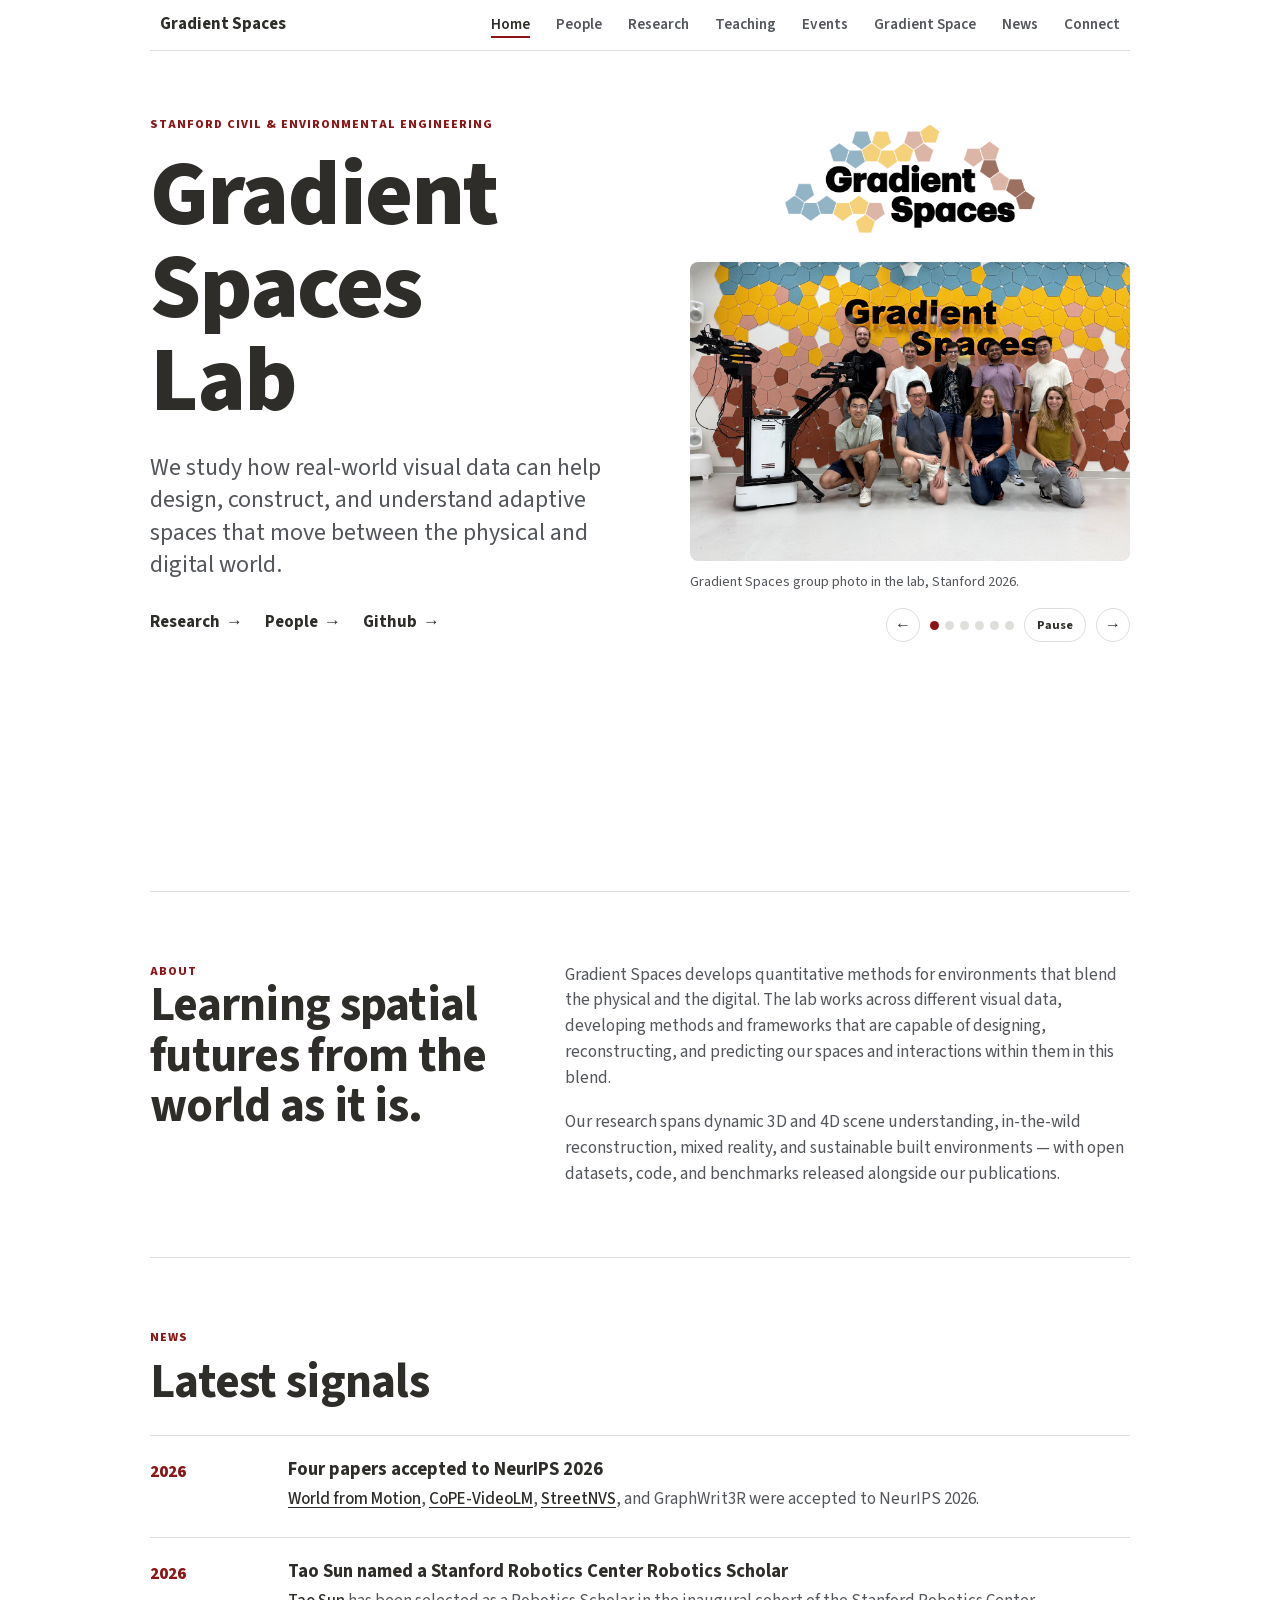
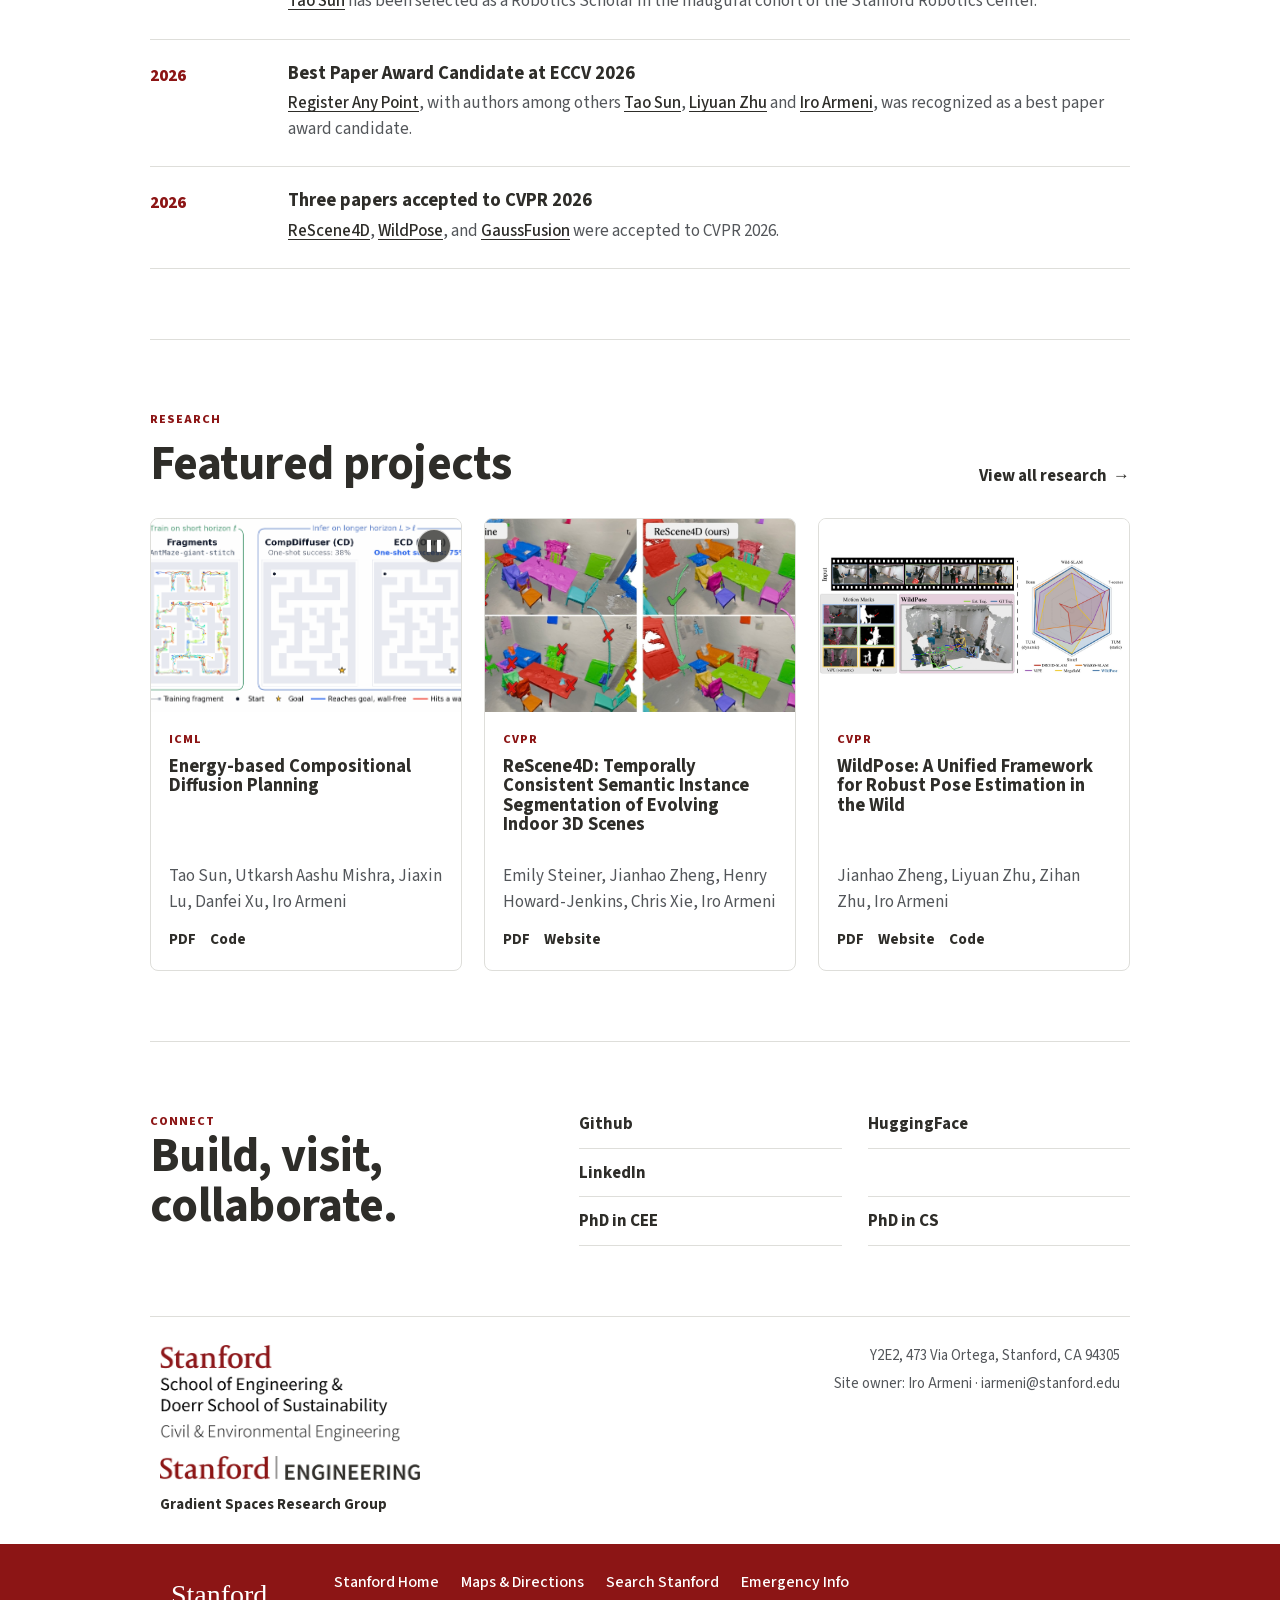
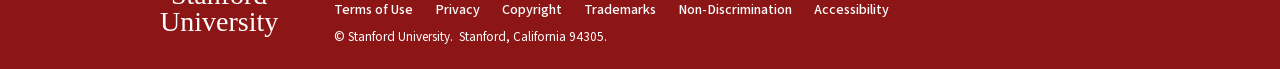
<file: index.html>
<!doctype html>
<html lang="en">
  <head>
    <meta charset="utf-8">
    <meta name="viewport" content="width=device-width, initial-scale=1">
    <meta
      name="description"
      content="Gradient Spaces Lab at Stanford builds data-driven methods for spatial intelligence across physical and digital environments."
    >
    <title>Gradient Spaces Lab | Stanford</title>
    <meta property="og:title" content="Gradient Spaces Lab | Stanford">
    <meta property="og:description" content="Data-driven methods for spatial intelligence across physical and digital environments.">
    <meta property="og:type" content="website">
    <meta property="og:url" content="https://gradientspaces.github.io/">
    <meta property="og:image" content="https://gradientspaces.github.io/assets/images/group-photo.jpg">
    <link rel="canonical" href="https://gradientspaces.github.io/">
    <link rel="icon" type="image/png" href="assets/images/GradientSpacesLogo.png">
    <link rel="apple-touch-icon" href="assets/images/GradientSpacesLogo.png">
    <link rel="stylesheet" href="styles.css?v=20260925">
  </head>
  <body>
    <header class="site-header">
      <a class="brand" href="index.html">Gradient Spaces</a>
      <button class="nav-toggle" type="button" aria-expanded="false" aria-controls="site-nav" title="Open navigation">
        <span class="sr-only">Menu</span>
        <span aria-hidden="true"></span>
        <span aria-hidden="true"></span>
        <span aria-hidden="true"></span>
      </button>
      <nav class="site-nav" id="site-nav" aria-label="Main navigation">
        <a class="active" href="index.html">Home</a>
        <a href="people.html">People</a>
        <a href="research.html">Research</a>
        <a href="teaching.html">Teaching</a>
        <a href="events.html">Events</a>
        <a href="gradient-space.html">Gradient Space</a>
        <a href="#news">News</a>
        <a href="#connect">Connect</a>
      </nav>
    </header>

    <main>
      <section class="hero">
        <div class="hero-copy">
          <p class="eyebrow">Stanford Civil &amp; Environmental Engineering</p>
          <h1>
            <span>Gradient</span>
            <span>Spaces</span>
            <span>Lab</span>
          </h1>
          <p class="lead">
            We study how real-world visual data can help design, construct, and understand adaptive spaces
            that move between the physical and digital world.
          </p>
          <div class="hero-actions" role="group" aria-label="Primary links">
            <a class="strong-link" href="research.html">Research</a>
            <a class="strong-link" href="people.html">People</a>
            <a class="strong-link" href="https://github.com/GradientSpaces">Github</a>
          </div>
        </div>

        <div class="hero-visual">
          <img
            class="hero-logo"
            src="assets/images/GradientSpacesLogo.png"
            alt="Gradient Spaces logo"
          >
          <div class="photo-gallery" data-gallery role="region" aria-roledescription="carousel" aria-label="Gradient Spaces group photos">
            <div class="gallery-stage">
              <figure class="gallery-slide is-active" data-gallery-slide aria-hidden="false">
                <img
                  src="assets/images/carousel/group-photo-2026-indoors.jpeg"
                  alt="The Gradient Spaces group members sitting in the Gradient Space lab."
                >
                <figcaption>Gradient Spaces group photo in the lab, Stanford 2026.</figcaption>
              </figure>
              <figure class="gallery-slide" data-gallery-slide aria-hidden="true">
                <img
                  src="assets/images/carousel/group-photo-2026-outdoors.jpeg"
                  alt="The Gradient Spaces group members sitting outdoors at the Stanford campus."
                >
                <figcaption>Gradient Spaces group photo on campus, Stanford 2026.</figcaption>
              </figure>
              <figure class="gallery-slide" data-gallery-slide aria-hidden="true">
                <img
                  src="assets/images/carousel/gradient-canvas-cvpr2025.JPG"
                  alt="Members of the Gradient Spaces group in front of their AR art exhibit Gradient Canvas"
                >
                <figcaption>Gradient Canvas, CVPR Art Exhibit 2025.</figcaption>
              </figure>
              <figure class="gallery-slide" data-gallery-slide aria-hidden="true">
                <img
                  src="assets/images/carousel/neurips-2025.jpeg"
                  alt="Members of the Gradient Spaces group while attending the NeurIPS 2025 conference."
                >
                <figcaption>Our lab members at NeurIPS 2025.</figcaption>
              </figure>
              <figure class="gallery-slide" data-gallery-slide aria-hidden="true">
                <img
                  src="assets/images/carousel/group-photo-bbq2026.jpeg"
                  alt="Members of the Gradient Spaces group at social gathering."
                >
                <figcaption>Gradient Spaces group photo at social outing, Stanford 2026.</figcaption>
              </figure>
              <figure class="gallery-slide" data-gallery-slide aria-hidden="true">
                <img
                  src="assets/images/carousel/cvpr-2026.jpeg"
                  alt="Members of the Gradient Spaces group while attending the CVPR 2026 conference."
                >
                <figcaption>Our lab members at CVPR 2026.</figcaption>
              </figure>
            </div>
            <div class="gallery-controls">
              <button type="button" class="gallery-arrow" data-gallery-previous aria-label="Show previous photo">←</button>
              <div class="gallery-dots" role="group" aria-label="Choose a group photo">
                <button type="button" class="gallery-dot is-active" data-gallery-dot="0" aria-label="Show lab group photo" aria-current="true"></button>
                <button type="button" class="gallery-dot" data-gallery-dot="1" aria-label="Show campus group photo"></button>
                <button type="button" class="gallery-dot" data-gallery-dot="2" aria-label="Show art exhibit photo"></button>
                <button type="button" class="gallery-dot" data-gallery-dot="3" aria-label="Show conference photo"></button>
                <button type="button" class="gallery-dot" data-gallery-dot="4" aria-label="Show outing photo"></button>
                <button type="button" class="gallery-dot" data-gallery-dot="5" aria-label="Show another conference photo"></button>
              </div>
              <button type="button" class="gallery-pause" data-gallery-pause aria-pressed="false">Pause</button>
              <button type="button" class="gallery-arrow" data-gallery-next aria-label="Show next photo">→</button>
            </div>
          </div>
        </div>
      </section>

      <section class="section split-intro" aria-labelledby="about-title">
        <div>
          <p class="section-kicker">About</p>
          <h2 id="about-title">Learning spatial futures from the world as it is.</h2>
        </div>
        <div class="body-copy">
          <p>
            Gradient Spaces develops quantitative methods for environments that blend the physical
            and the digital. The lab works across different visual data, developing methods and 
            frameworks that are capable of designing, reconstructing, and predicting our spaces and 
            interactions within them in this blend.
          </p>
          <p>
            Our research spans dynamic 3D and 4D scene understanding, in-the-wild reconstruction, mixed
            reality, and sustainable built environments — with open datasets, code, and benchmarks
            released alongside our publications.
          </p>
        </div>
      </section>

      <section class="section" id="news" aria-labelledby="news-title">
        <div class="section-heading">
          <p class="section-kicker">News</p>
          <h2 id="news-title">Latest signals</h2>
        </div>
        <div class="news-list">
          <article class="news-item">
            <time datetime="2026">2026</time>
            <div>
              <h3>Four papers accepted to NeurIPS 2026</h3>
              <p><a href="https://research.nvidia.com/labs/amri/projects/world-from-motion/">World from Motion</a>,
                <a href="https://microsoft.github.io/CoPE/">CoPE-VideoLM</a>,
                <a href="https://streetnvs.github.io/website/">StreetNVS</a>, and GraphWrit3R were accepted to NeurIPS 2026.
              </p>
            </div>
          </article>
          <article class="news-item">
            <time datetime="2026">2026</time>
            <div>
              <h3>Tao Sun named a Stanford Robotics Center Robotics Scholar</h3>
              <p><a href="people.html#tao-sun">Tao Sun</a> has been selected as a Robotics Scholar in the inaugural cohort of the Stanford Robotics Center.</p>
            </div>
          </article>
          <article class="news-item">
            <time datetime="2026">2026</time>
            <div>
              <h3>Best Paper Award Candidate at ECCV 2026</h3>
              <p><a href="https://register-any-point.github.io/">Register Any Point</a>, with authors among others <a href="people.html#tao-sun">Tao Sun</a>,
                <a href="people.html#liyuan-zhu">Liyuan Zhu</a> and <a href="people.html#iro-armeni">Iro Armeni</a>, was recognized as a best paper award candidate.
              </p>
            </div>
          </article>
          <article class="news-item">
            <time datetime="2026">2026</time>
            <div>
              <h3>Three papers accepted to CVPR 2026</h3>
              <p><a href="https://www.easteine.com/rescene4d/">ReScene4D</a>,
                <a href="https://wildpose.github.io/">WildPose</a>, and
                <a href="http://research.zhuliyuan.net/projects/GaussFusion/">GaussFusion</a> were accepted to CVPR 2026.
              </p>
            </div>
          </article>
        </div>
      </section>

      <section class="section" aria-labelledby="featured-title">
        <div class="section-heading inline-heading">
          <div>
            <p class="section-kicker">Research</p>
            <h2 id="featured-title">Featured projects</h2>
          </div>
          <a class="text-link" href="research.html">View all research</a>
        </div>

        <div class="project-grid" id="featured-projects"></div>
      </section>

      <section class="section connect-band" id="connect" aria-labelledby="connect-title">
        <div>
          <p class="section-kicker">Connect</p>
          <h2 id="connect-title">Build, visit, collaborate.</h2>
        </div>
        <div class="link-columns">
          <a href="https://github.com/GradientSpaces">Github</a>
          <a href="https://huggingface.co/gradient-spaces">HuggingFace</a>
          <a href="https://www.linkedin.com/company/gradientspaces">LinkedIn</a>
          <a></a>
          <a href="https://cee.stanford.edu/academics-admission/graduate-admissions">PhD in CEE</a>
          <a href="https://www.cs.stanford.edu/admissions/phd-admissions">PhD in CS</a>
        </div>
      </section>
    </main>

    <footer class="site-footer">
      <div class="footer-identity">
        <a href="https://cee.stanford.edu/" aria-label="Stanford Civil and Environmental Engineering">
          <img src="assets/images/stanford-cee-lockup.png" alt="Stanford University — Civil &amp; Environmental Engineering">
        </a>
        <a class="footer-soe-logo" href="https://engineering.stanford.edu/">
          <img src="assets/images/stanford-engineering-logo.png" alt="Stanford Engineering" width="1080" height="101">
        </a>
        <p>Gradient Spaces Research Group</p>
      </div>
      <div class="footer-meta">
        <p>Y2E2, 473 Via Ortega, Stanford, CA 94305</p>
        <p>Site owner: Iro Armeni · iarmeni@stanford.edu</p>
        <p class="footer-accessibility"><a href="https://www.stanford.edu/site/accessibility">Accessibility</a></p>
      </div>
    </footer>

    <script src="data.js?v=20260925"></script>
    <script src="script.js?v=20260925"></script>
  </body>
</html>
</file>
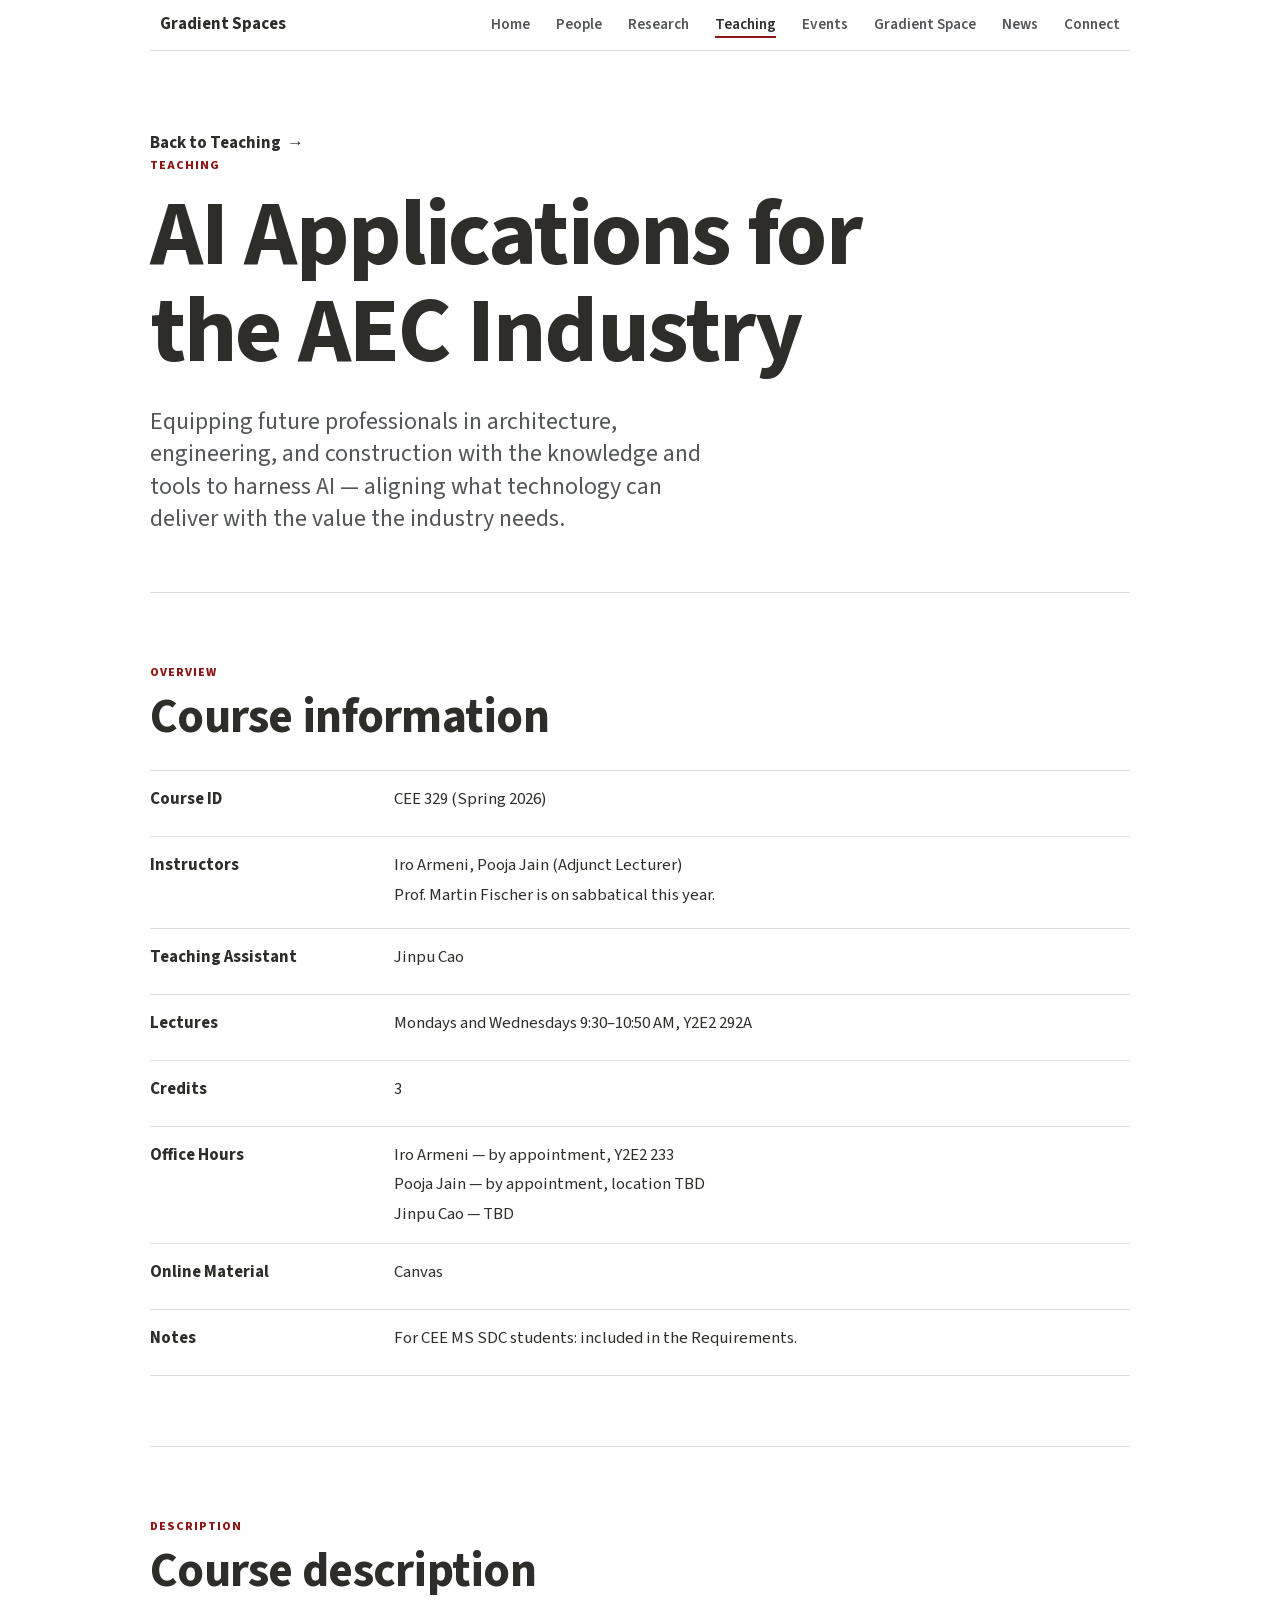
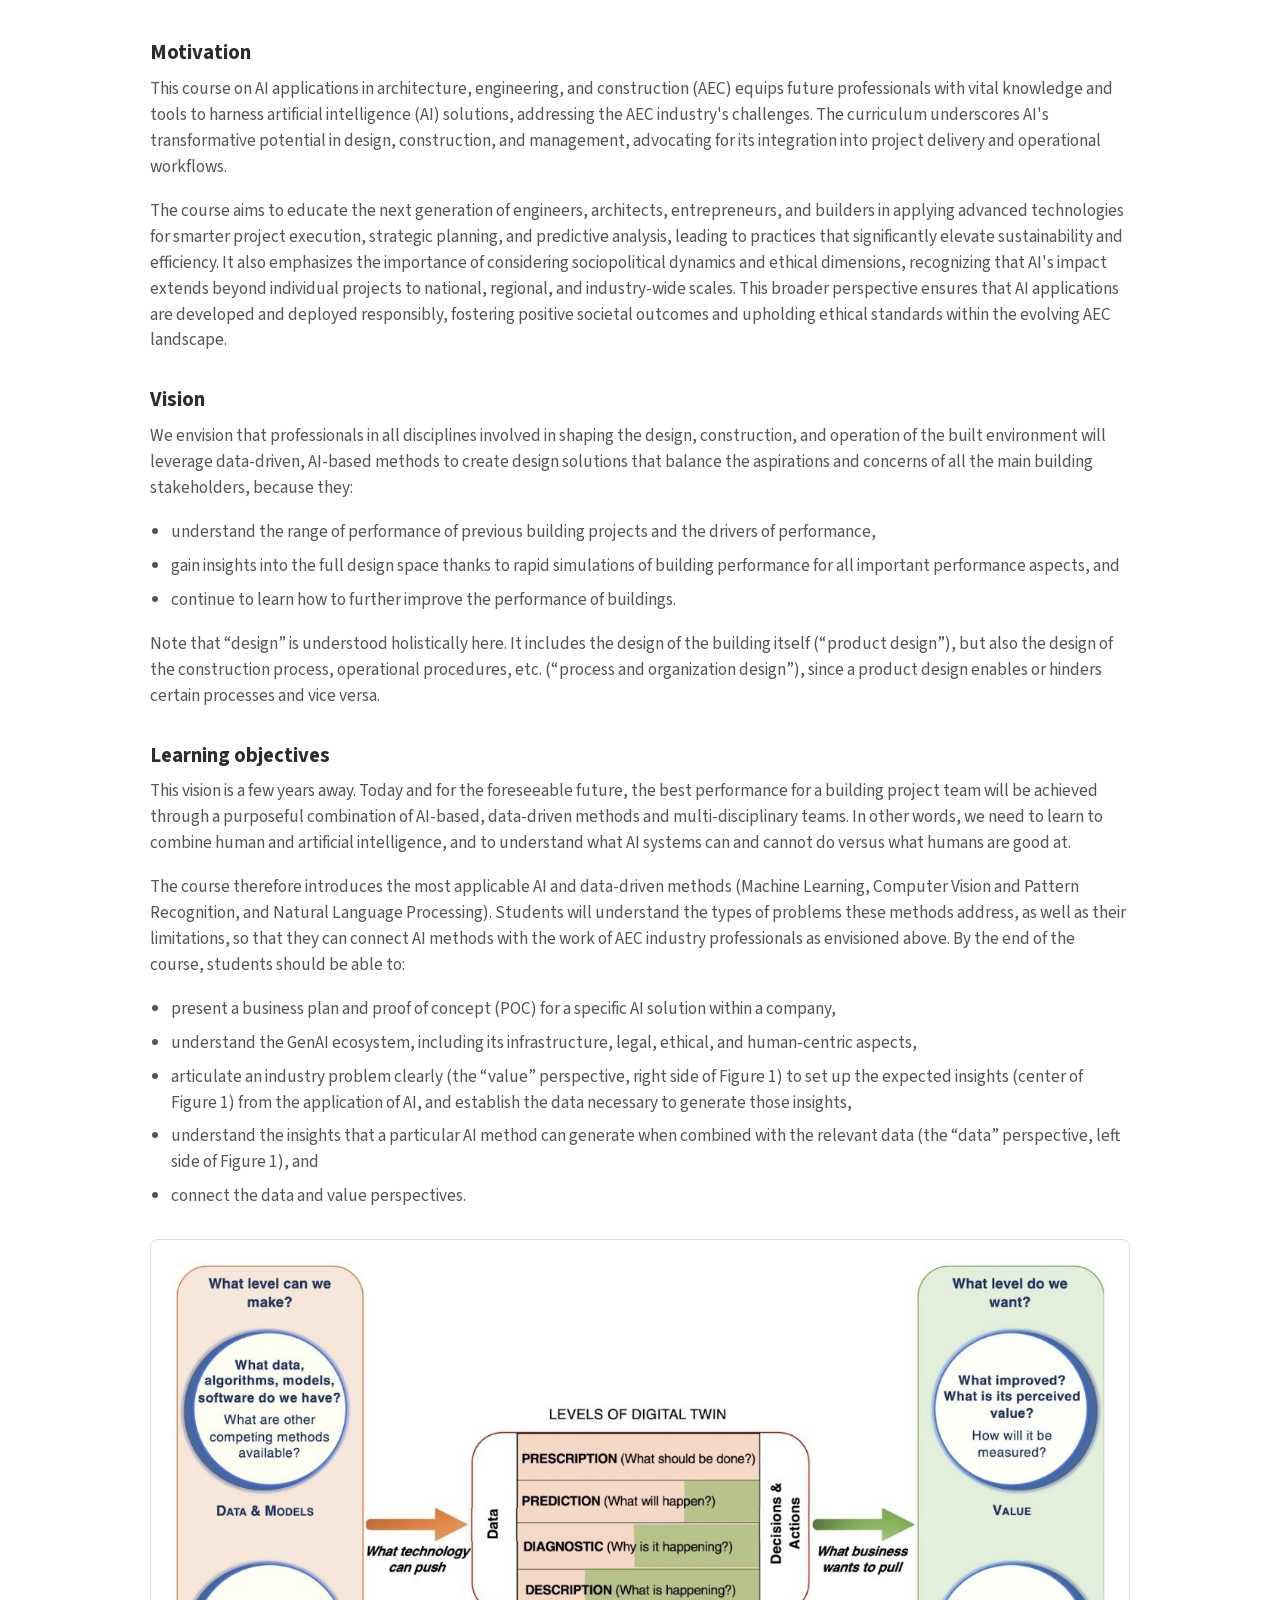
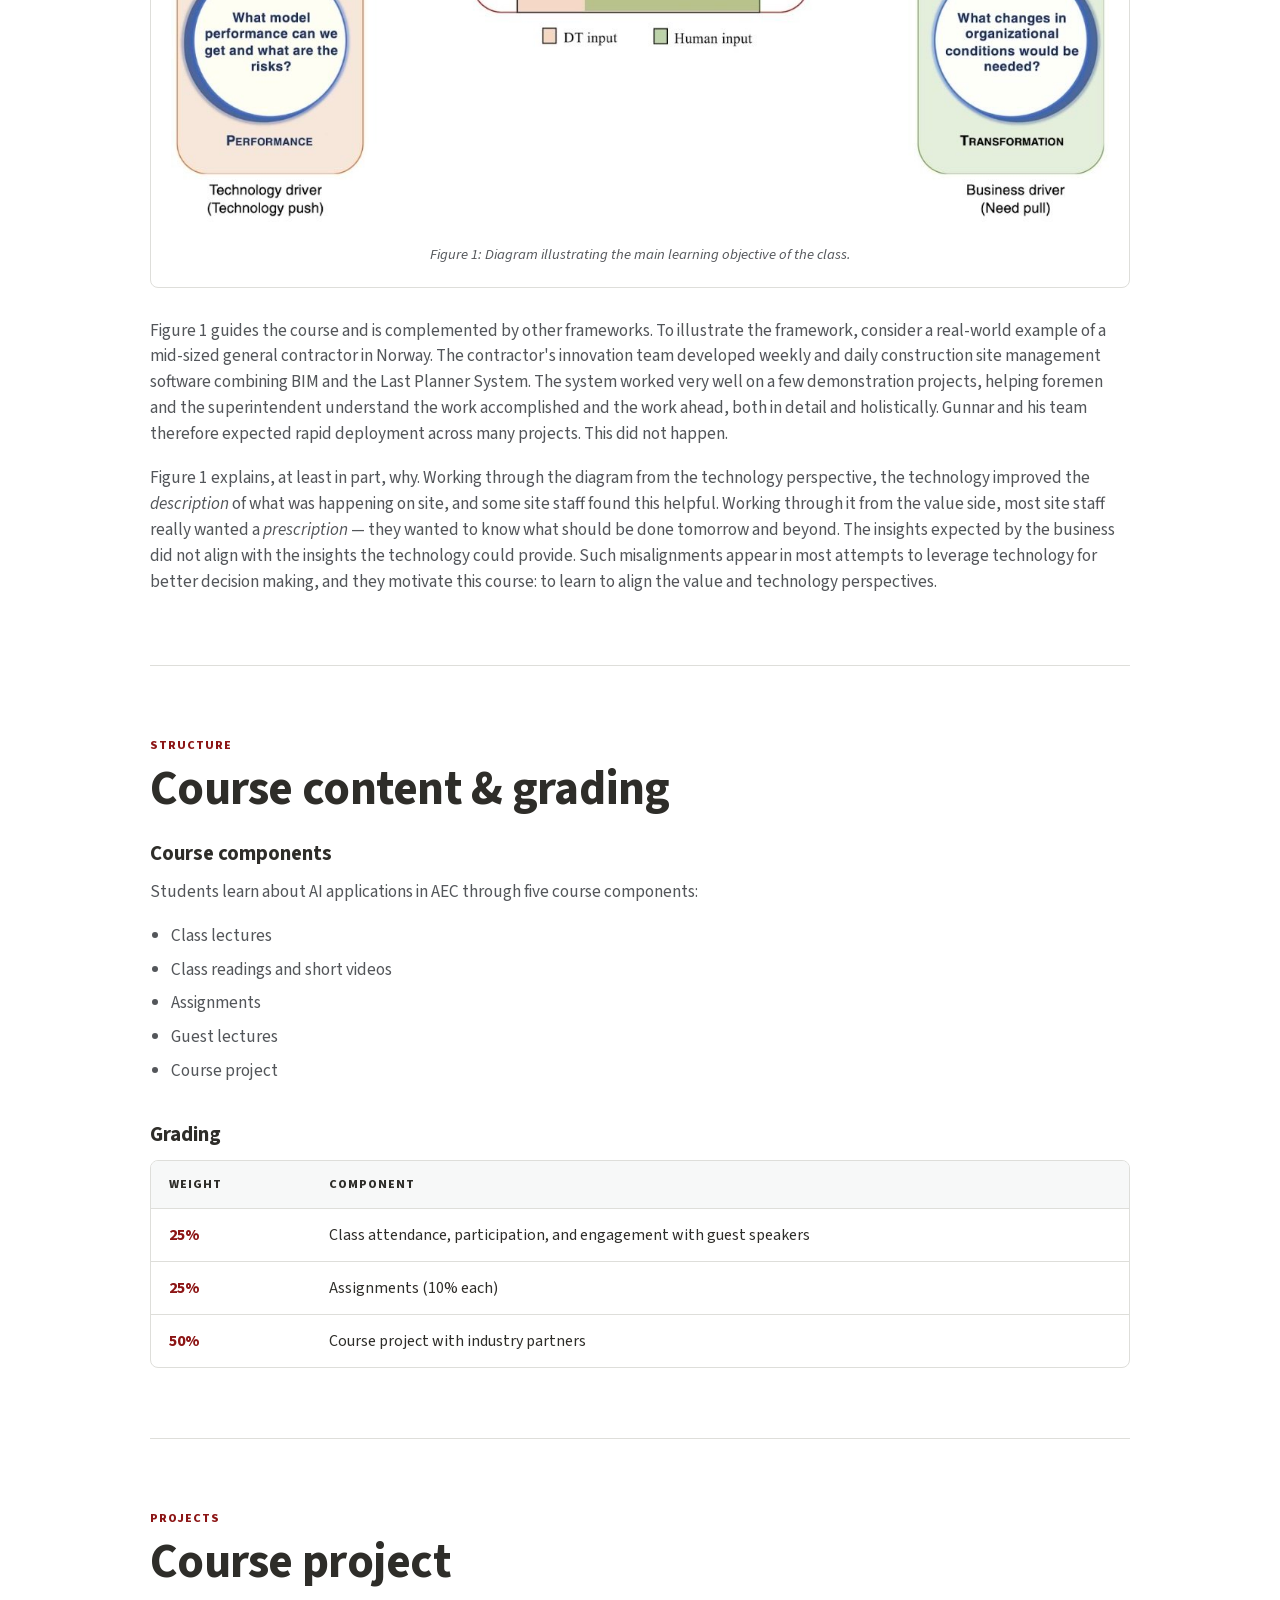
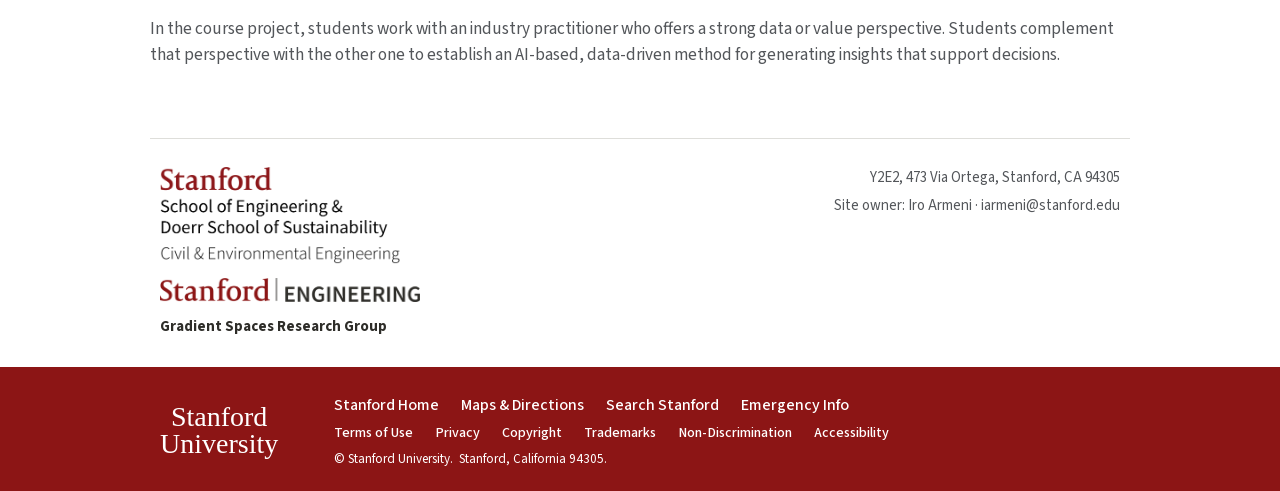
<file: ai4aec.html>
<!doctype html>
<html lang="en">
  <head>
    <meta charset="utf-8">
    <meta name="viewport" content="width=device-width, initial-scale=1">
    <meta
      name="description"
      content="AI Applications for the AEC Industry — course information, learning objectives, and grading from the Gradient Spaces Lab at Stanford."
    >
    <title>AI Applications for the AEC Industry | Gradient Spaces Lab</title>
    <meta property="og:title" content="AI Applications for the AEC Industry | Gradient Spaces Lab">
    <meta property="og:description" content="Course information, learning objectives, and grading for CEE 329, AI Applications for the AEC Industry, taught by Iro Armeni and Pooja Jain.">
    <meta property="og:type" content="website">
    <meta property="og:url" content="https://gradientspaces.github.io/ai4aec.html">
    <link rel="canonical" href="https://gradientspaces.github.io/ai4aec.html">
    <link rel="icon" type="image/png" href="assets/images/GradientSpacesLogo.png">
    <link rel="apple-touch-icon" href="assets/images/GradientSpacesLogo.png">
    <link rel="stylesheet" href="styles.css?v=20260925">
  </head>
  <body>
    <header class="site-header">
      <a class="brand" href="index.html">Gradient Spaces</a>
      <button class="nav-toggle" type="button" aria-expanded="false" aria-controls="site-nav" title="Open navigation">
        <span class="sr-only">Menu</span>
        <span aria-hidden="true"></span>
        <span aria-hidden="true"></span>
        <span aria-hidden="true"></span>
      </button>
      <nav class="site-nav" id="site-nav" aria-label="Main navigation">
        <a href="index.html">Home</a>
        <a href="people.html">People</a>
        <a href="research.html">Research</a>
        <a class="active" href="teaching.html">Teaching</a>
        <a href="events.html">Events</a>
        <a href="gradient-space.html">Gradient Space</a>
        <a href="index.html#news">News</a>
        <a href="index.html#connect">Connect</a>
      </nav>
    </header>

    <main>
      <section class="page-hero teaching-hero">
        <div>
          <a class="text-link back-link" href="teaching.html">Back to Teaching</a>
          <p class="eyebrow">Teaching</p>
          <h1>AI Applications for the AEC Industry</h1>
          <p class="lead">
            Equipping future professionals in architecture, engineering, and construction with the knowledge
            and tools to harness AI — aligning what technology can deliver with the value the industry needs.
          </p>
        </div>
      </section>

      <section class="section" aria-labelledby="info-title">
        <div class="section-heading">
          <p class="section-kicker">Overview</p>
          <h2 id="info-title">Course information</h2>
        </div>
        <dl class="info-grid">
          <div class="info-row">
            <dt>Course ID</dt>
            <dd>CEE 329 (Spring 2026)</dd>
          </div>
          <div class="info-row">
            <dt>Instructors</dt>
            <dd>Iro Armeni, Pooja Jain (Adjunct Lecturer)</dd>
            <dd>Prof. Martin Fischer is on sabbatical this year.</dd>
          </div>
          <div class="info-row">
            <dt>Teaching Assistant</dt>
            <dd>Jinpu Cao</dd>
          </div>
          <div class="info-row">
            <dt>Lectures</dt>
            <dd>Mondays and Wednesdays 9:30–10:50 AM, Y2E2 292A</dd>
          </div>
          <div class="info-row">
            <dt>Credits</dt>
            <dd>3</dd>
          </div>
          <div class="info-row">
            <dt>Office Hours</dt>
            <dd>Iro Armeni — by appointment, Y2E2 233</dd>
            <dd>Pooja Jain — by appointment, location TBD</dd>
            <dd>Jinpu Cao — TBD</dd>
          </div>
          <div class="info-row">
            <dt>Online Material</dt>
            <dd>Canvas</dd>
          </div>
          <div class="info-row">
            <dt>Notes</dt>
            <dd>For CEE MS SDC students: included in the Requirements.</dd>
          </div>
        </dl>
      </section>

      <section class="section" aria-labelledby="description-title">
        <div class="section-heading">
          <p class="section-kicker">Description</p>
          <h2 id="description-title">Course description</h2>
        </div>
        <div class="body-copy">
          <h3 class="course-detail-subhead">Motivation</h3>
          <p>
            This course on AI applications in architecture, engineering, and construction (AEC) equips future
            professionals with vital knowledge and tools to harness artificial intelligence (AI) solutions,
            addressing the AEC industry's challenges. The curriculum underscores AI's transformative potential
            in design, construction, and management, advocating for its integration into project delivery and
            operational workflows.
          </p>
          <p>
            The course aims to educate the next generation of engineers, architects, entrepreneurs, and
            builders in applying advanced technologies for smarter project execution, strategic planning, and
            predictive analysis, leading to practices that significantly elevate sustainability and
            efficiency. It also emphasizes the importance of considering sociopolitical dynamics and ethical
            dimensions, recognizing that AI's impact extends beyond individual projects to national, regional,
            and industry-wide scales. This broader perspective ensures that AI applications are developed and
            deployed responsibly, fostering positive societal outcomes and upholding ethical standards within
            the evolving AEC landscape.
          </p>

          <h3 class="course-detail-subhead">Vision</h3>
          <p>
            We envision that professionals in all disciplines involved in shaping the design, construction, and
            operation of the built environment will leverage data-driven, AI-based methods to create design
            solutions that balance the aspirations and concerns of all the main building stakeholders, because
            they:
          </p>
          <ul>
            <li>understand the range of performance of previous building projects and the drivers of performance,</li>
            <li>gain insights into the full design space thanks to rapid simulations of building performance for all important performance aspects, and</li>
            <li>continue to learn how to further improve the performance of buildings.</li>
          </ul>
          <p>
            Note that “design” is understood holistically here. It includes the design of the building itself
            (“product design”), but also the design of the construction process, operational procedures, etc.
            (“process and organization design”), since a product design enables or hinders certain processes
            and vice versa.
          </p>

          <h3 class="course-detail-subhead">Learning objectives</h3>
          <p>
            This vision is a few years away. Today and for the foreseeable future, the best performance for a
            building project team will be achieved through a purposeful combination of AI-based, data-driven
            methods and multi-disciplinary teams. In other words, we need to learn to combine human and
            artificial intelligence, and to understand what AI systems can and cannot do versus what humans are
            good at.
          </p>
          <p>
            The course therefore introduces the most applicable AI and data-driven methods (Machine Learning,
            Computer Vision and Pattern Recognition, and Natural Language Processing). Students will understand
            the types of problems these methods address, as well as their limitations, so that they can connect
            AI methods with the work of AEC industry professionals as envisioned above. By the end of the
            course, students should be able to:
          </p>
          <ul>
            <li>present a business plan and proof of concept (POC) for a specific AI solution within a company,</li>
            <li>understand the GenAI ecosystem, including its infrastructure, legal, ethical, and human-centric aspects,</li>
            <li>articulate an industry problem clearly (the “value” perspective, right side of Figure 1) to set up the expected insights (center of Figure 1) from the application of AI, and establish the data necessary to generate those insights,</li>
            <li>understand the insights that a particular AI method can generate when combined with the relevant data (the “data” perspective, left side of Figure 1), and</li>
            <li>connect the data and value perspectives.</li>
          </ul>

          <figure class="course-figure">
            <img
              src="assets/images/ai4aec-figure1.jpg"
              alt="Diagram connecting the technology driver (data, models, and performance) through four levels of digital twin — description, diagnostic, prediction, and prescription — to the business driver (value and transformation)."
              width="1242"
              height="755"
              loading="lazy"
            >
            <figcaption>Figure 1: Diagram illustrating the main learning objective of the class.</figcaption>
          </figure>

          <p>
            Figure 1 guides the course and is complemented by other frameworks. To illustrate the framework,
            consider a real-world example of a mid-sized general contractor in Norway. The contractor's
            innovation team developed weekly and daily construction site management software combining BIM and
            the Last Planner System. The system worked very well on a few demonstration projects, helping
            foremen and the superintendent understand the work accomplished and the work ahead, both in detail
            and holistically. Gunnar and his team therefore expected rapid deployment across many projects.
            This did not happen.
          </p>
          <p>
            Figure 1 explains, at least in part, why. Working through the diagram from the technology
            perspective, the technology improved the <em>description</em> of what was happening on site, and
            some site staff found this helpful. Working through it from the value side, most site staff really
            wanted a <em>prescription</em> — they wanted to know what should be done tomorrow and beyond. The
            insights expected by the business did not align with the insights the technology could provide.
            Such misalignments appear in most attempts to leverage technology for better decision making, and
            they motivate this course: to learn to align the value and technology perspectives.
          </p>
        </div>
      </section>

      <section class="section" aria-labelledby="grading-title">
        <div class="section-heading">
          <p class="section-kicker">Structure</p>
          <h2 id="grading-title">Course content &amp; grading</h2>
        </div>

        <h3 class="course-detail-subhead">Course components</h3>
        <div class="body-copy">
          <p>Students learn about AI applications in AEC through five course components:</p>
          <ul>
            <li>Class lectures</li>
            <li>Class readings and short videos</li>
            <li>Assignments</li>
            <li>Guest lectures</li>
            <li>Course project</li>
          </ul>
        </div>

        <h3 class="course-detail-subhead">Grading</h3>
        <div class="table-wrap">
          <table class="data-table">
            <thead>
              <tr><th>Weight</th><th>Component</th></tr>
            </thead>
            <tbody>
              <tr><td>25%</td><td>Class attendance, participation, and engagement with guest speakers</td></tr>
              <tr><td>25%</td><td>Assignments (10% each)</td></tr>
              <tr><td>50%</td><td>Course project with industry partners</td></tr>
            </tbody>
          </table>
        </div>
      </section>

      <section class="section" aria-labelledby="projects-title">
        <div class="section-heading">
          <p class="section-kicker">Projects</p>
          <h2 id="projects-title">Course project</h2>
        </div>
        <div class="body-copy">
          <p>
            In the course project, students work with an industry practitioner who offers a strong data or
            value perspective. Students complement that perspective with the other one to establish an
            AI-based, data-driven method for generating insights that support decisions.
          </p>
        </div>
      </section>
    </main>

    <footer class="site-footer">
      <div class="footer-identity">
        <a href="https://cee.stanford.edu/" aria-label="Stanford Civil and Environmental Engineering">
          <img src="assets/images/stanford-cee-lockup.png" alt="Stanford University — Civil &amp; Environmental Engineering">
        </a>
        <a class="footer-soe-logo" href="https://engineering.stanford.edu/">
          <img src="assets/images/stanford-engineering-logo.png" alt="Stanford Engineering" width="1080" height="101">
        </a>
        <p>Gradient Spaces Research Group</p>
      </div>
      <div class="footer-meta">
        <p>Y2E2, 473 Via Ortega, Stanford, CA 94305</p>
        <p>Site owner: Iro Armeni · iarmeni@stanford.edu</p>
        <p class="footer-accessibility"><a href="https://www.stanford.edu/site/accessibility">Accessibility</a></p>
      </div>
    </footer>

    <script src="script.js?v=20260925"></script>
  </body>
</html>
</file>
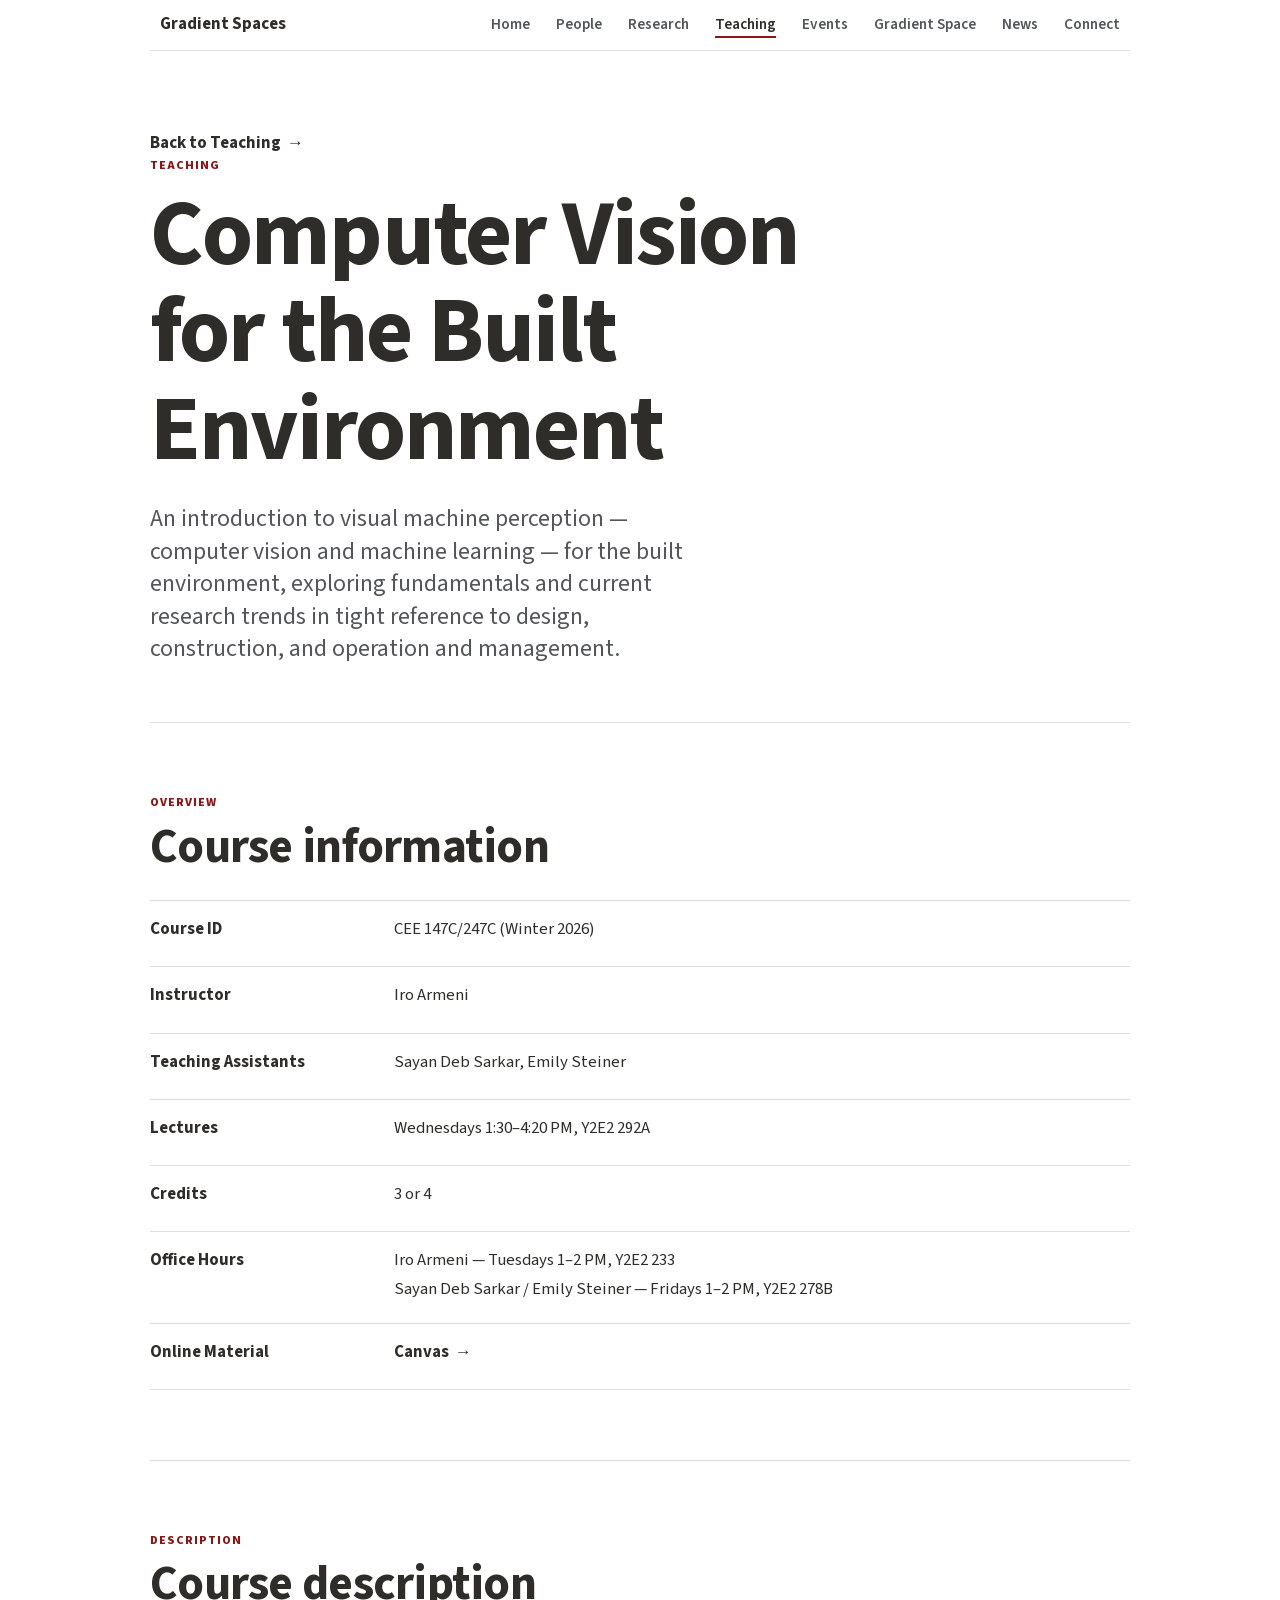
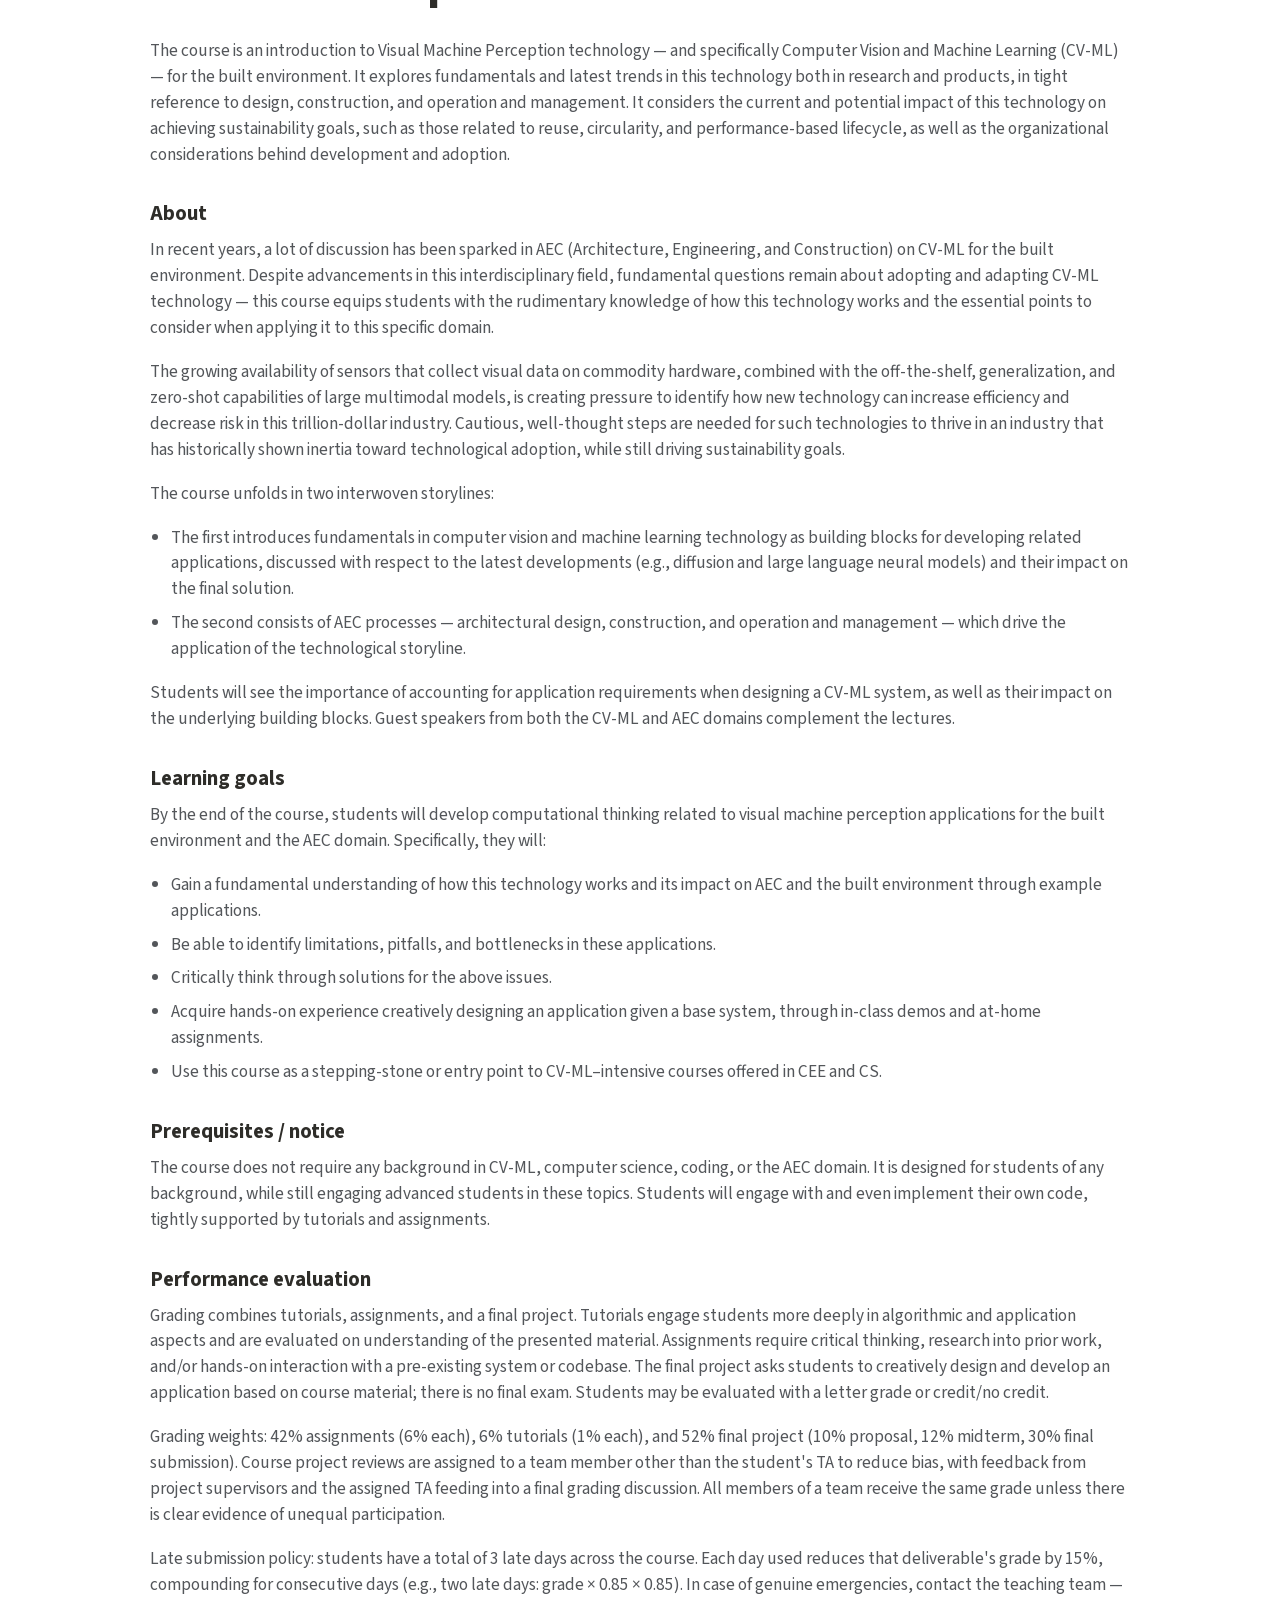
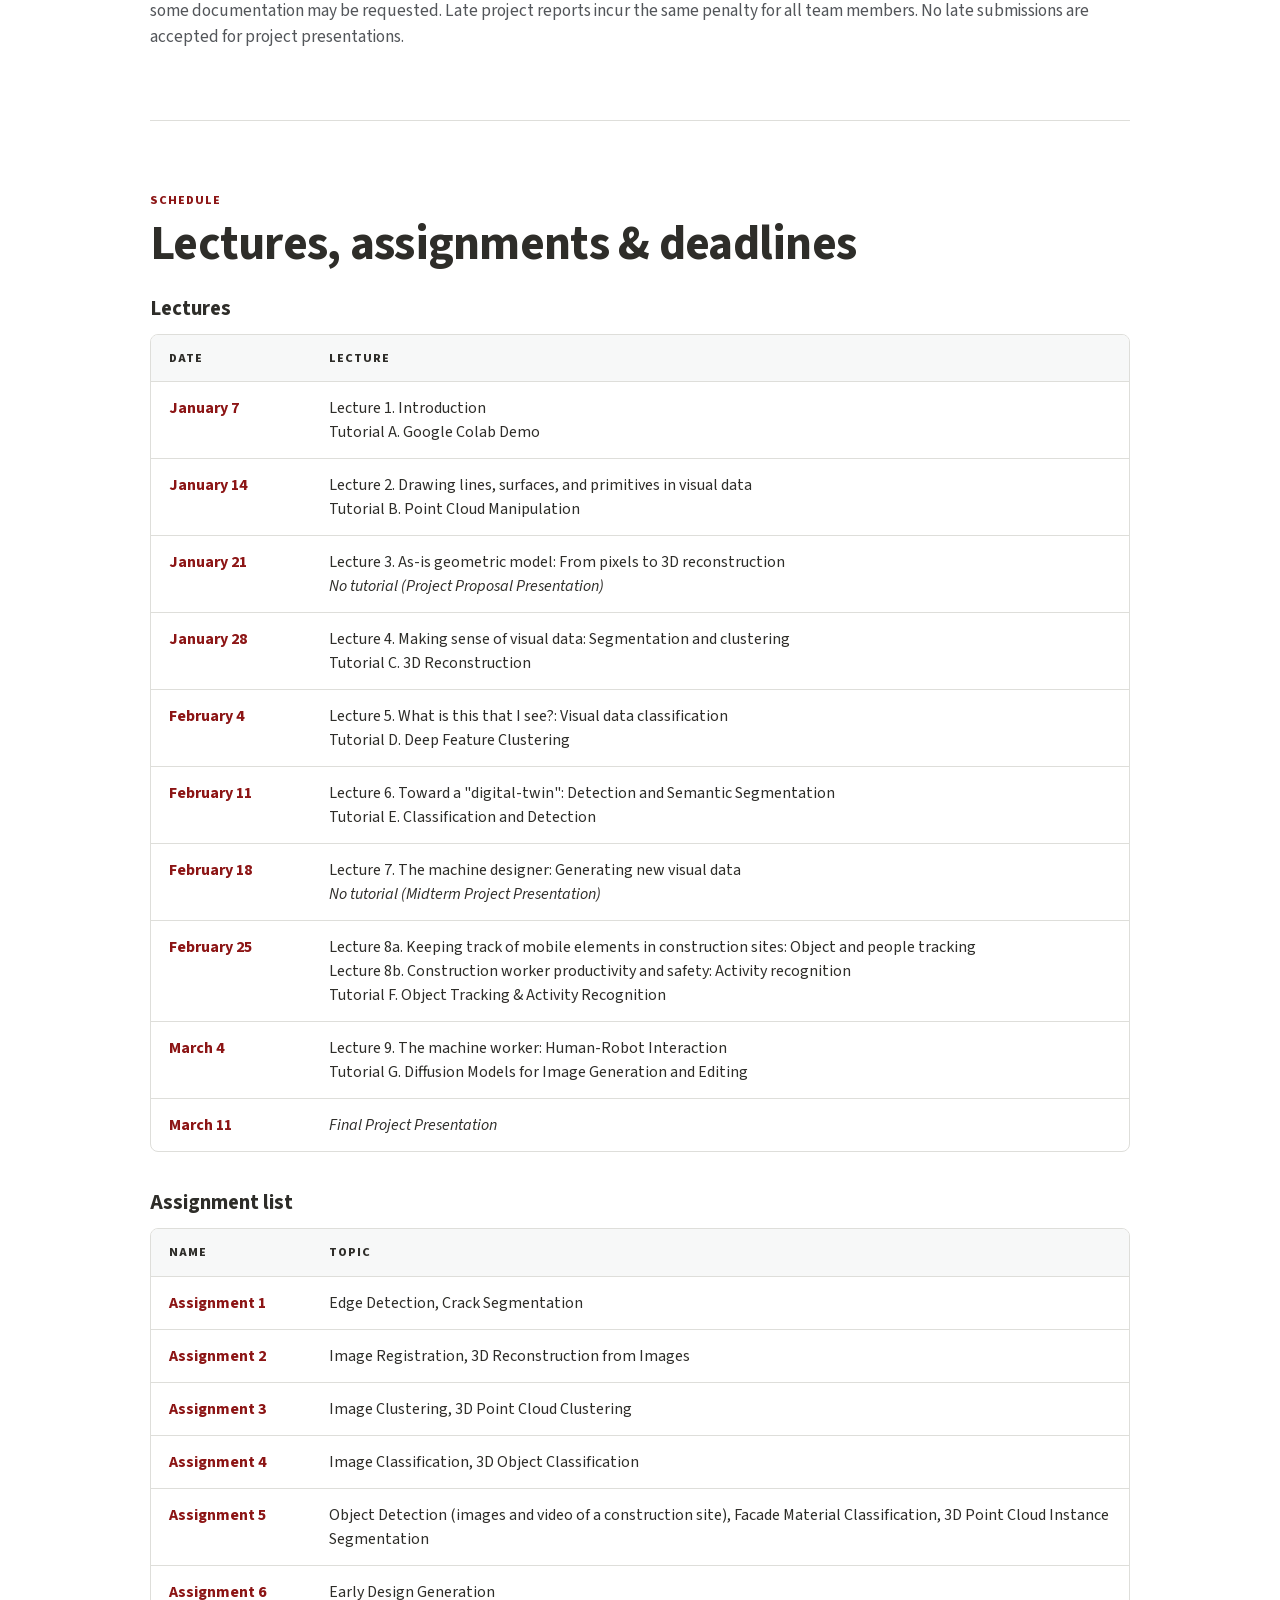
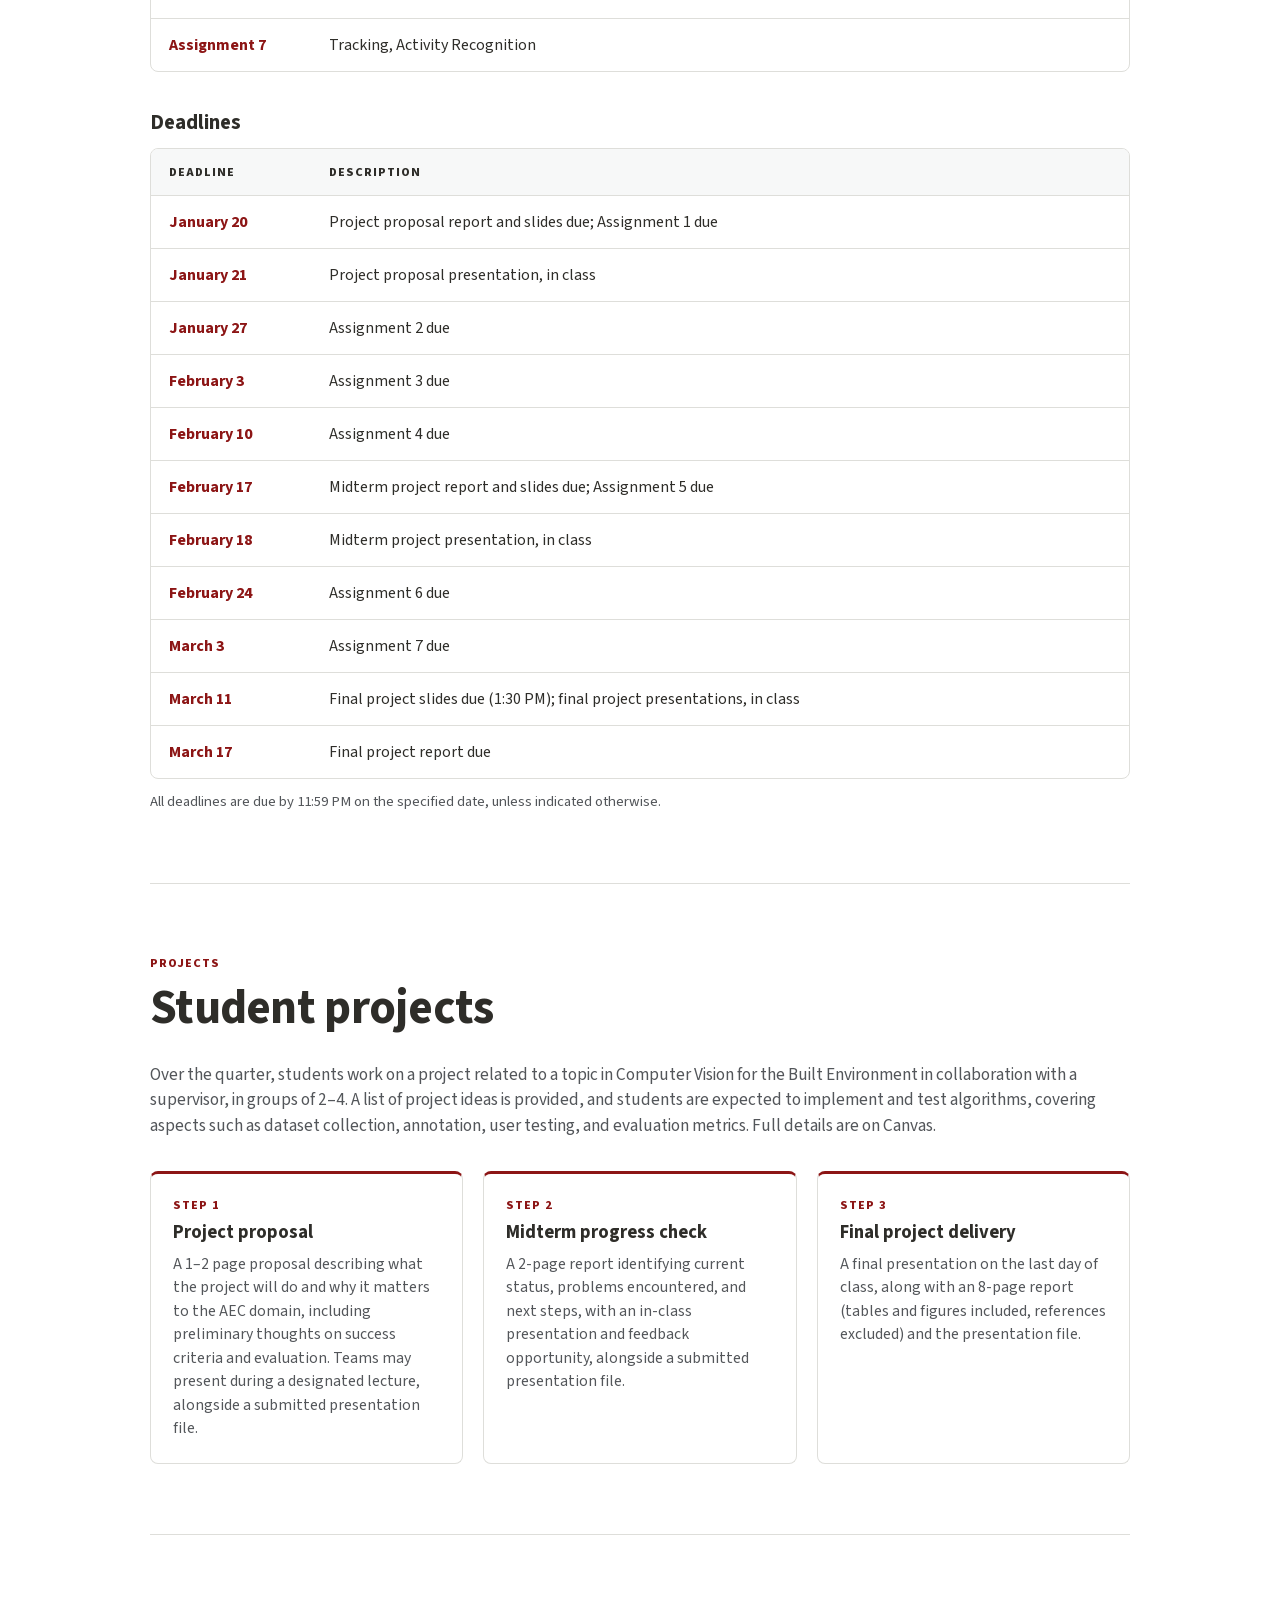
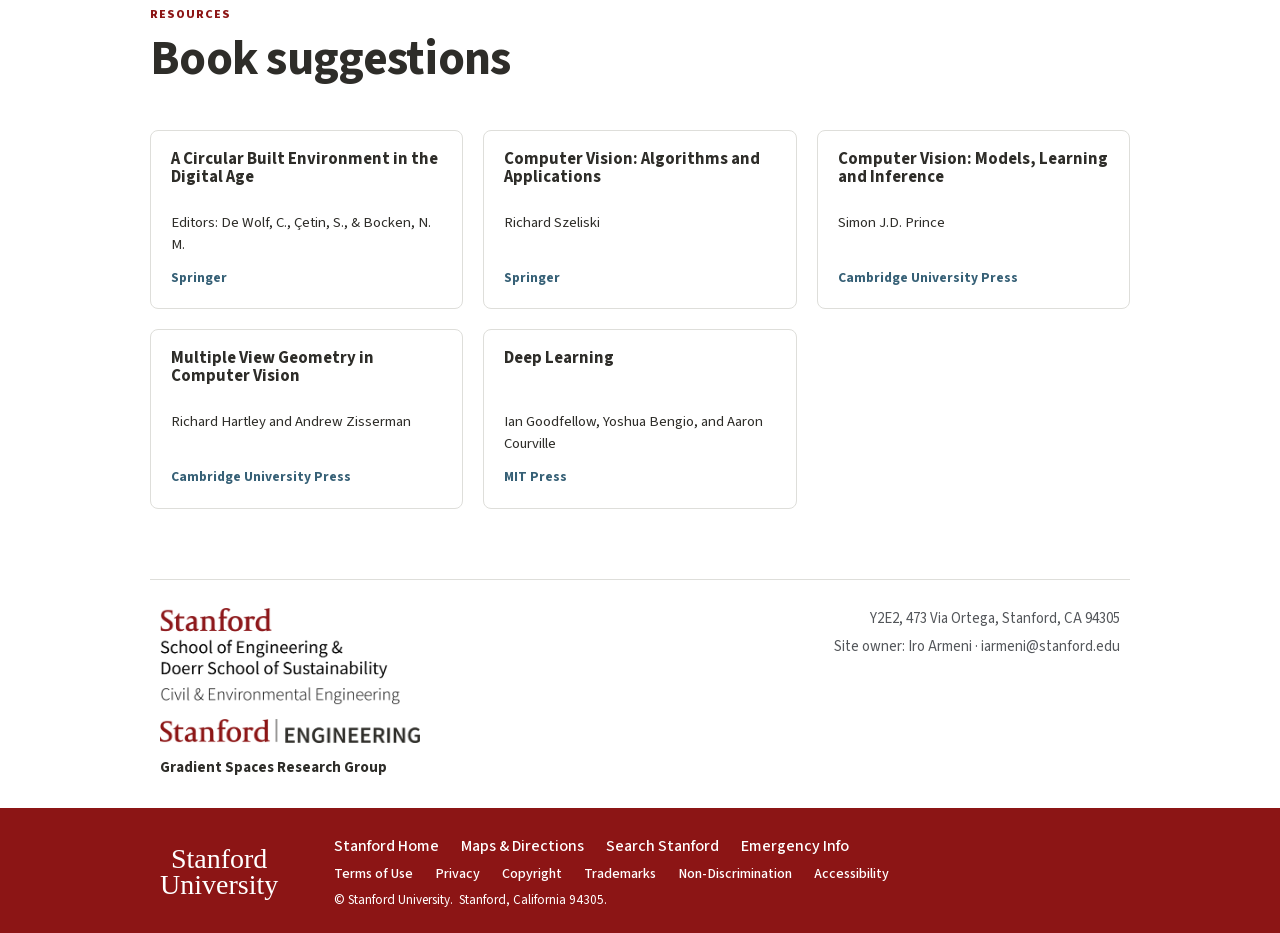
<file: computer-vision-built-environment.html>
<!doctype html>
<html lang="en">
  <head>
    <meta charset="utf-8">
    <meta name="viewport" content="width=device-width, initial-scale=1">
    <meta
      name="description"
      content="Computer Vision for the Built Environment (CEE 147C/247C) — course information, schedule, and resources from the Gradient Spaces Lab at Stanford."
    >
    <title>Computer Vision for the Built Environment | Gradient Spaces Lab</title>
    <meta property="og:title" content="Computer Vision for the Built Environment | Gradient Spaces Lab">
    <meta property="og:description" content="Course information, schedule, and resources for CEE 147C/247C, taught by Iro Armeni.">
    <meta property="og:type" content="website">
    <meta property="og:url" content="https://gradientspaces.github.io/computer-vision-built-environment.html">
    <link rel="canonical" href="https://gradientspaces.github.io/computer-vision-built-environment.html">
    <link rel="icon" type="image/png" href="assets/images/GradientSpacesLogo.png">
    <link rel="apple-touch-icon" href="assets/images/GradientSpacesLogo.png">
    <link rel="stylesheet" href="styles.css?v=20260925">
  </head>
  <body>
    <header class="site-header">
      <a class="brand" href="index.html">Gradient Spaces</a>
      <button class="nav-toggle" type="button" aria-expanded="false" aria-controls="site-nav" title="Open navigation">
        <span class="sr-only">Menu</span>
        <span aria-hidden="true"></span>
        <span aria-hidden="true"></span>
        <span aria-hidden="true"></span>
      </button>
      <nav class="site-nav" id="site-nav" aria-label="Main navigation">
        <a href="index.html">Home</a>
        <a href="people.html">People</a>
        <a href="research.html">Research</a>
        <a class="active" href="teaching.html">Teaching</a>
        <a href="events.html">Events</a>
        <a href="gradient-space.html">Gradient Space</a>
        
        <a href="index.html#news">News</a>
        <a href="index.html#connect">Connect</a>
      </nav>
    </header>

    <main>
      <section class="page-hero teaching-hero">
        <div>
          <a class="text-link back-link" href="teaching.html">Back to Teaching</a>
          <p class="eyebrow">Teaching</p>
          <h1>Computer Vision for the Built Environment</h1>
          <p class="lead">
            An introduction to visual machine perception — computer vision and machine learning — for the
            built environment, exploring fundamentals and current research trends in tight reference to
            design, construction, and operation and management.
          </p>
        </div>
      </section>

      <section class="section" aria-labelledby="info-title">
        <div class="section-heading">
          <p class="section-kicker">Overview</p>
          <h2 id="info-title">Course information</h2>
        </div>
        <dl class="info-grid">
          <div class="info-row">
            <dt>Course ID</dt>
            <dd>CEE 147C/247C (Winter 2026)</dd>
          </div>
          <div class="info-row">
            <dt>Instructor</dt>
            <dd>Iro Armeni</dd>
          </div>
          <div class="info-row">
            <dt>Teaching Assistants</dt>
            <dd>Sayan Deb Sarkar, Emily Steiner</dd>
          </div>
          <div class="info-row">
            <dt>Lectures</dt>
            <dd>Wednesdays 1:30–4:20 PM, Y2E2 292A</dd>
          </div>
          <div class="info-row">
            <dt>Credits</dt>
            <dd>3 or 4</dd>
          </div>
          <div class="info-row">
            <dt>Office Hours</dt>
            <dd>Iro Armeni — Tuesdays 1–2 PM, Y2E2 233</dd>
            <dd>Sayan Deb Sarkar / Emily Steiner — Fridays 1–2 PM, Y2E2 278B</dd>
          </div>
          <div class="info-row">
            <dt>Online Material</dt>
            <dd><a class="strong-link" href="https://canvas.stanford.edu/courses/219921">Canvas</a></dd>
          </div>
        </dl>
      </section>

      <section class="section" aria-labelledby="description-title">
        <div class="section-heading">
          <p class="section-kicker">Description</p>
          <h2 id="description-title">Course description</h2>
        </div>
        <div class="body-copy">
          <p>
            The course is an introduction to Visual Machine Perception technology — and specifically Computer
            Vision and Machine Learning (CV-ML) — for the built environment. It explores fundamentals and
            latest trends in this technology both in research and products, in tight reference to design,
            construction, and operation and management. It considers the current and potential impact of this
            technology on achieving sustainability goals, such as those related to reuse, circularity, and
            performance-based lifecycle, as well as the organizational considerations behind development and
            adoption.
          </p>

          <h3 class="course-detail-subhead">About</h3>
          <p>
            In recent years, a lot of discussion has been sparked in AEC (Architecture, Engineering, and
            Construction) on CV-ML for the built environment. Despite advancements in this interdisciplinary
            field, fundamental questions remain about adopting and adapting CV-ML technology — this course
            equips students with the rudimentary knowledge of how this technology works and the essential
            points to consider when applying it to this specific domain.
          </p>
          <p>
            The growing availability of sensors that collect visual data on commodity hardware, combined with
            the off-the-shelf, generalization, and zero-shot capabilities of large multimodal models, is
            creating pressure to identify how new technology can increase efficiency and decrease risk in this
            trillion-dollar industry. Cautious, well-thought steps are needed for such technologies to thrive
            in an industry that has historically shown inertia toward technological adoption, while still
            driving sustainability goals.
          </p>
          <p>The course unfolds in two interwoven storylines:</p>
          <ul>
            <li>
              The first introduces fundamentals in computer vision and machine learning technology as building
              blocks for developing related applications, discussed with respect to the latest developments
              (e.g., diffusion and large language neural models) and their impact on the final solution.
            </li>
            <li>
              The second consists of AEC processes — architectural design, construction, and operation and
              management — which drive the application of the technological storyline.
            </li>
          </ul>
          <p>
            Students will see the importance of accounting for application requirements when designing a
            CV-ML system, as well as their impact on the underlying building blocks. Guest speakers from both
            the CV-ML and AEC domains complement the lectures.
          </p>

          <h3 class="course-detail-subhead">Learning goals</h3>
          <p>
            By the end of the course, students will develop computational thinking related to visual machine
            perception applications for the built environment and the AEC domain. Specifically, they will:
          </p>
          <ul>
            <li>Gain a fundamental understanding of how this technology works and its impact on AEC and the built environment through example applications.</li>
            <li>Be able to identify limitations, pitfalls, and bottlenecks in these applications.</li>
            <li>Critically think through solutions for the above issues.</li>
            <li>Acquire hands-on experience creatively designing an application given a base system, through in-class demos and at-home assignments.</li>
            <li>Use this course as a stepping-stone or entry point to CV-ML–intensive courses offered in CEE and CS.</li>
          </ul>

          <h3 class="course-detail-subhead">Prerequisites / notice</h3>
          <p>
            The course does not require any background in CV-ML, computer science, coding, or the AEC domain.
            It is designed for students of any background, while still engaging advanced students in these
            topics. Students will engage with and even implement their own code, tightly supported by
            tutorials and assignments.
          </p>

          <h3 class="course-detail-subhead">Performance evaluation</h3>
          <p>
            Grading combines tutorials, assignments, and a final project. Tutorials engage students more
            deeply in algorithmic and application aspects and are evaluated on understanding of the presented
            material. Assignments require critical thinking, research into prior work, and/or hands-on
            interaction with a pre-existing system or codebase. The final project asks students to creatively
            design and develop an application based on course material; there is no final exam. Students may
            be evaluated with a letter grade or credit/no credit.
          </p>
          <p>
            Grading weights: 42% assignments (6% each), 6% tutorials (1% each), and 52% final project (10%
            proposal, 12% midterm, 30% final submission). Course project reviews are assigned to a team member
            other than the student's TA to reduce bias, with feedback from project supervisors and the
            assigned TA feeding into a final grading discussion. All members of a team receive the same grade
            unless there is clear evidence of unequal participation.
          </p>
          <p>
            Late submission policy: students have a total of 3 late days across the course. Each day used
            reduces that deliverable's grade by 15%, compounding for consecutive days (e.g., two late days:
            grade × 0.85 × 0.85). In case of genuine emergencies, contact the teaching team — some
            documentation may be requested. Late project reports incur the same penalty for all team members.
            No late submissions are accepted for project presentations.
          </p>
        </div>
      </section>

      <section class="section" aria-labelledby="schedule-title">
        <div class="section-heading">
          <p class="section-kicker">Schedule</p>
          <h2 id="schedule-title">Lectures, assignments &amp; deadlines</h2>
        </div>

        <h3 class="course-detail-subhead">Lectures</h3>
        <div class="table-wrap">
          <table class="data-table">
            <thead>
              <tr><th>Date</th><th>Lecture</th></tr>
            </thead>
            <tbody>
              <tr><td>January 7</td><td>Lecture 1. Introduction<br>Tutorial A. Google Colab Demo</td></tr>
              <tr><td>January 14</td><td>Lecture 2. Drawing lines, surfaces, and primitives in visual data<br>Tutorial B. Point Cloud Manipulation</td></tr>
              <tr><td>January 21</td><td>Lecture 3. As-is geometric model: From pixels to 3D reconstruction<br><em>No tutorial (Project Proposal Presentation)</em></td></tr>
              <tr><td>January 28</td><td>Lecture 4. Making sense of visual data: Segmentation and clustering<br>Tutorial C. 3D Reconstruction</td></tr>
              <tr><td>February 4</td><td>Lecture 5. What is this that I see?: Visual data classification<br>Tutorial D. Deep Feature Clustering</td></tr>
              <tr><td>February 11</td><td>Lecture 6. Toward a "digital-twin": Detection and Semantic Segmentation<br>Tutorial E. Classification and Detection</td></tr>
              <tr><td>February 18</td><td>Lecture 7. The machine designer: Generating new visual data<br><em>No tutorial (Midterm Project Presentation)</em></td></tr>
              <tr><td>February 25</td><td>Lecture 8a. Keeping track of mobile elements in construction sites: Object and people tracking<br>Lecture 8b. Construction worker productivity and safety: Activity recognition<br>Tutorial F. Object Tracking &amp; Activity Recognition</td></tr>
              <tr><td>March 4</td><td>Lecture 9. The machine worker: Human-Robot Interaction<br>Tutorial G. Diffusion Models for Image Generation and Editing</td></tr>
              <tr><td>March 11</td><td><em>Final Project Presentation</em></td></tr>
            </tbody>
          </table>
        </div>

        <h3 class="course-detail-subhead">Assignment list</h3>
        <div class="table-wrap">
          <table class="data-table">
            <thead>
              <tr><th>Name</th><th>Topic</th></tr>
            </thead>
            <tbody>
              <tr><td>Assignment 1</td><td>Edge Detection, Crack Segmentation</td></tr>
              <tr><td>Assignment 2</td><td>Image Registration, 3D Reconstruction from Images</td></tr>
              <tr><td>Assignment 3</td><td>Image Clustering, 3D Point Cloud Clustering</td></tr>
              <tr><td>Assignment 4</td><td>Image Classification, 3D Object Classification</td></tr>
              <tr><td>Assignment 5</td><td>Object Detection (images and video of a construction site), Facade Material Classification, 3D Point Cloud Instance Segmentation</td></tr>
              <tr><td>Assignment 6</td><td>Early Design Generation</td></tr>
              <tr><td>Assignment 7</td><td>Tracking, Activity Recognition</td></tr>
            </tbody>
          </table>
        </div>

        <h3 class="course-detail-subhead">Deadlines</h3>
        <div class="table-wrap">
          <table class="data-table">
            <thead>
              <tr><th>Deadline</th><th>Description</th></tr>
            </thead>
            <tbody>
              <tr><td>January 20</td><td>Project proposal report and slides due; Assignment 1 due</td></tr>
              <tr><td>January 21</td><td>Project proposal presentation, in class</td></tr>
              <tr><td>January 27</td><td>Assignment 2 due</td></tr>
              <tr><td>February 3</td><td>Assignment 3 due</td></tr>
              <tr><td>February 10</td><td>Assignment 4 due</td></tr>
              <tr><td>February 17</td><td>Midterm project report and slides due; Assignment 5 due</td></tr>
              <tr><td>February 18</td><td>Midterm project presentation, in class</td></tr>
              <tr><td>February 24</td><td>Assignment 6 due</td></tr>
              <tr><td>March 3</td><td>Assignment 7 due</td></tr>
              <tr><td>March 11</td><td>Final project slides due (1:30 PM); final project presentations, in class</td></tr>
              <tr><td>March 17</td><td>Final project report due</td></tr>
            </tbody>
          </table>
        </div>
        <p class="detail-line">All deadlines are due by 11:59 PM on the specified date, unless indicated otherwise.</p>
      </section>

      <section class="section" aria-labelledby="projects-title">
        <div class="section-heading">
          <p class="section-kicker">Projects</p>
          <h2 id="projects-title">Student projects</h2>
        </div>
        <div class="body-copy">
          <p>
            Over the quarter, students work on a project related to a topic in Computer Vision for the Built
            Environment in collaboration with a supervisor, in groups of 2–4. A list of project ideas is
            provided, and students are expected to implement and test algorithms, covering aspects such as
            dataset collection, annotation, user testing, and evaluation metrics. Full details are on Canvas.
          </p>
        </div>
        <div class="milestone-grid">
          <article class="milestone-card">
            <h3>Project proposal</h3>
            <p>
              A 1–2 page proposal describing what the project will do and why it matters to the AEC domain,
              including preliminary thoughts on success criteria and evaluation. Teams may present during a
              designated lecture, alongside a submitted presentation file.
            </p>
          </article>
          <article class="milestone-card">
            <h3>Midterm progress check</h3>
            <p>
              A 2-page report identifying current status, problems encountered, and next steps, with an
              in-class presentation and feedback opportunity, alongside a submitted presentation file.
            </p>
          </article>
          <article class="milestone-card">
            <h3>Final project delivery</h3>
            <p>
              A final presentation on the last day of class, along with an 8-page report (tables and figures
              included, references excluded) and the presentation file.
            </p>
          </article>
        </div>
      </section>

      <section class="section" aria-labelledby="resources-title">
        <div class="section-heading">
          <p class="section-kicker">Resources</p>
          <h2 id="resources-title">Book suggestions</h2>
        </div>
        <div class="dataset-list book-list">
          <a class="dataset-card" href="https://link.springer.com/book/10.1007/978-3-031-39675-5">
            <h3>A Circular Built Environment in the Digital Age</h3>
            <p>Editors: De Wolf, C., Çetin, S., &amp; Bocken, N. M.</p>
            <p class="book-publisher">Springer</p>
          </a>
          <a class="dataset-card" href="https://link.springer.com/book/10.1007/978-1-84882-935-0">
            <h3>Computer Vision: Algorithms and Applications</h3>
            <p>Richard Szeliski</p>
            <p class="book-publisher">Springer</p>
          </a>
          <a class="dataset-card" href="http://www.computervisionmodels.com/">
            <h3>Computer Vision: Models, Learning and Inference</h3>
            <p>Simon J.D. Prince</p>
            <p class="book-publisher">Cambridge University Press</p>
          </a>
          <a class="dataset-card" href="https://www.robots.ox.ac.uk/~vgg/hzbook/">
            <h3>Multiple View Geometry in Computer Vision</h3>
            <p>Richard Hartley and Andrew Zisserman</p>
            <p class="book-publisher">Cambridge University Press</p>
          </a>
          <a class="dataset-card" href="https://www.deeplearningbook.org/">
            <h3>Deep Learning</h3>
            <p>Ian Goodfellow, Yoshua Bengio, and Aaron Courville</p>
            <p class="book-publisher">MIT Press</p>
          </a>
        </div>
      </section>
    </main>

    <footer class="site-footer">
      <div class="footer-identity">
        <a href="https://cee.stanford.edu/" aria-label="Stanford Civil and Environmental Engineering">
          <img src="assets/images/stanford-cee-lockup.png" alt="Stanford University — Civil &amp; Environmental Engineering">
        </a>
        <a class="footer-soe-logo" href="https://engineering.stanford.edu/">
          <img src="assets/images/stanford-engineering-logo.png" alt="Stanford Engineering" width="1080" height="101">
        </a>
        <p>Gradient Spaces Research Group</p>
      </div>
      <div class="footer-meta">
        <p>Y2E2, 473 Via Ortega, Stanford, CA 94305</p>
        <p>Site owner: Iro Armeni · iarmeni@stanford.edu</p>
        <p class="footer-accessibility"><a href="https://www.stanford.edu/site/accessibility">Accessibility</a></p>
      </div>
    </footer>

    <script src="script.js?v=20260925"></script>
  </body>
</html>
</file>
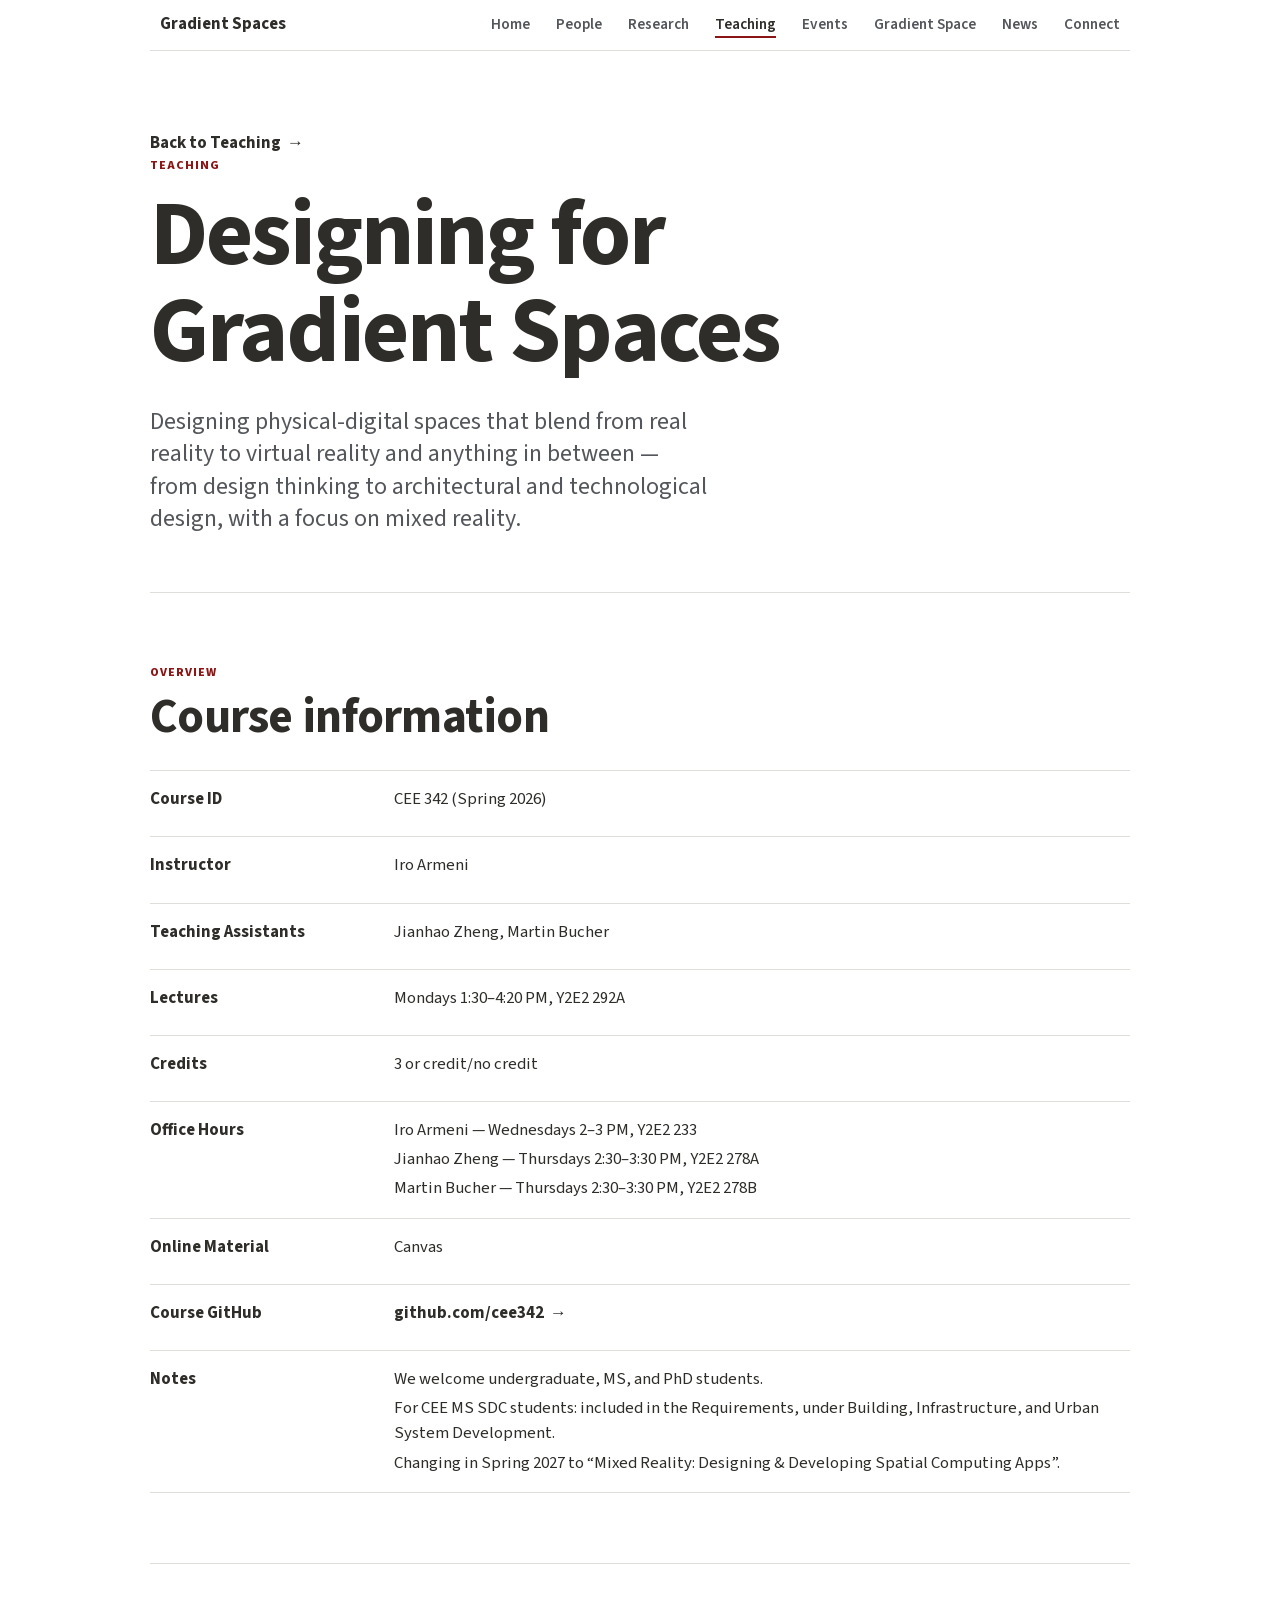
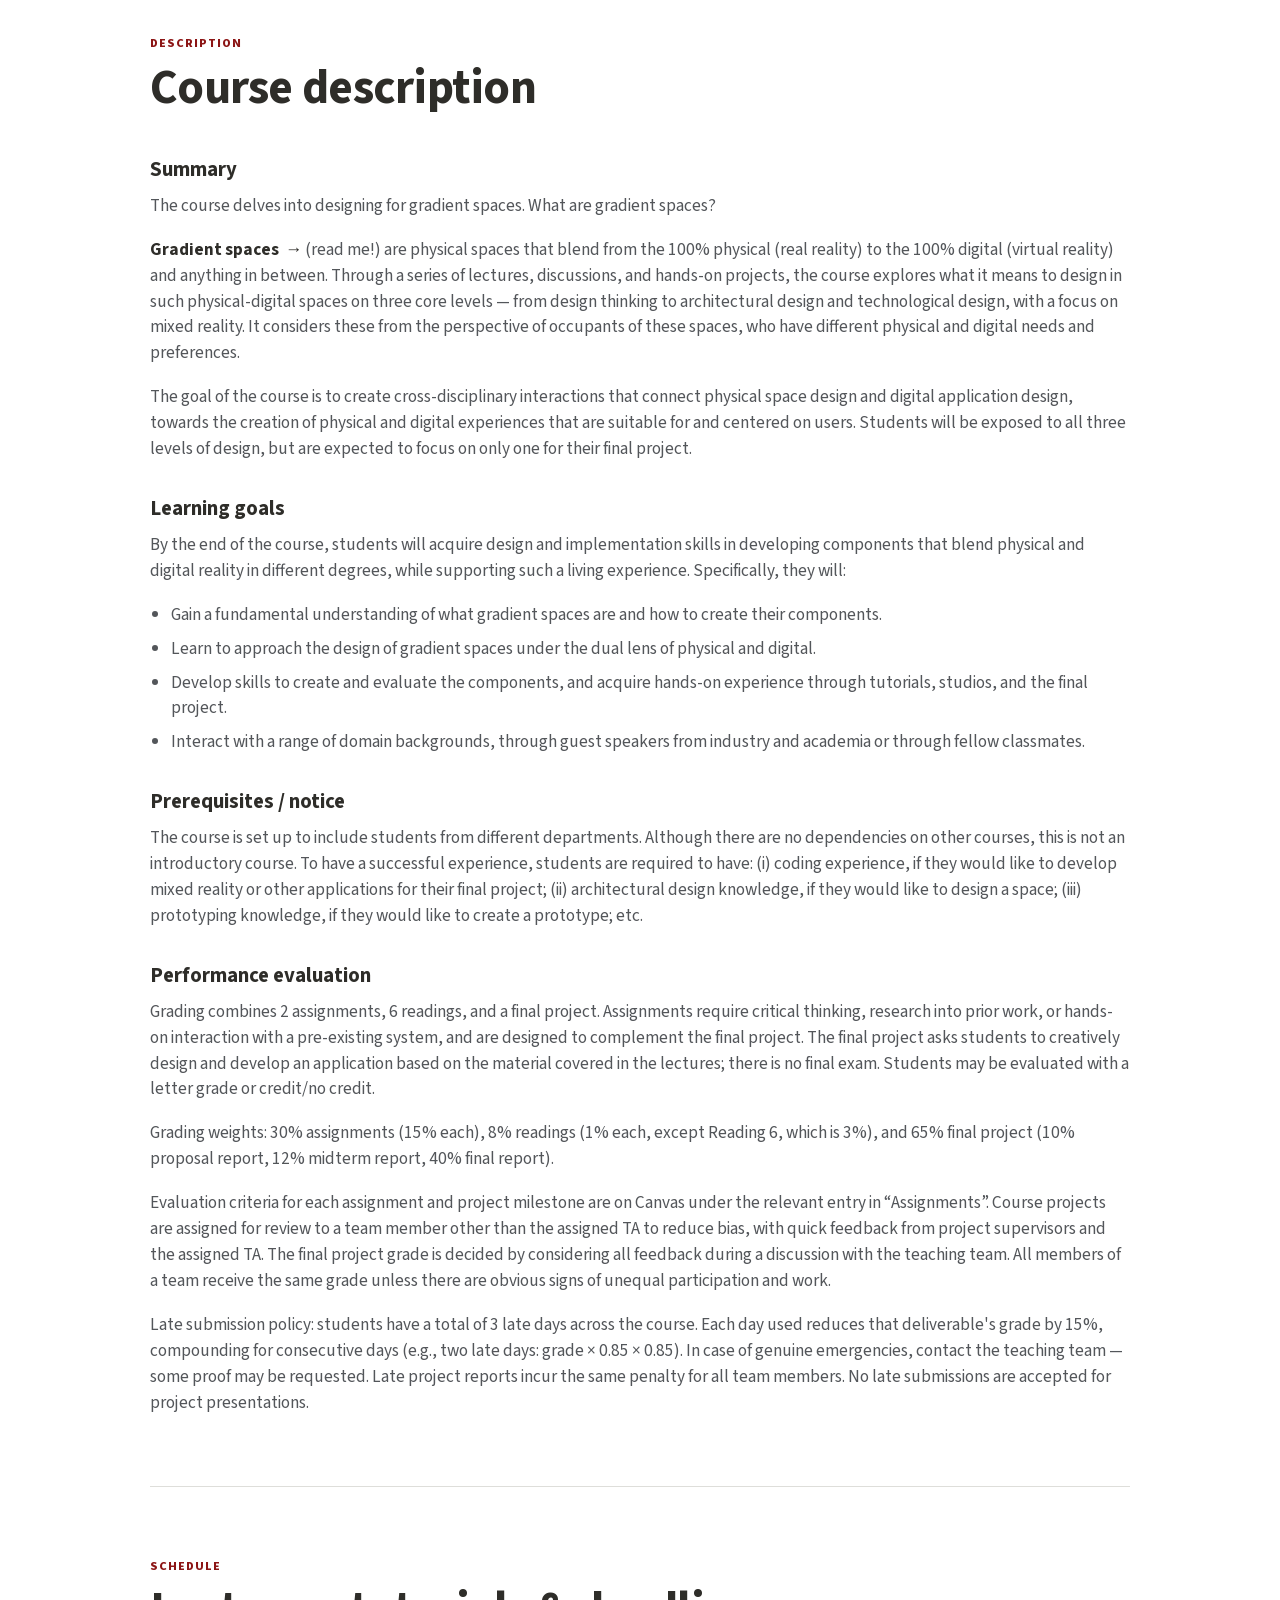
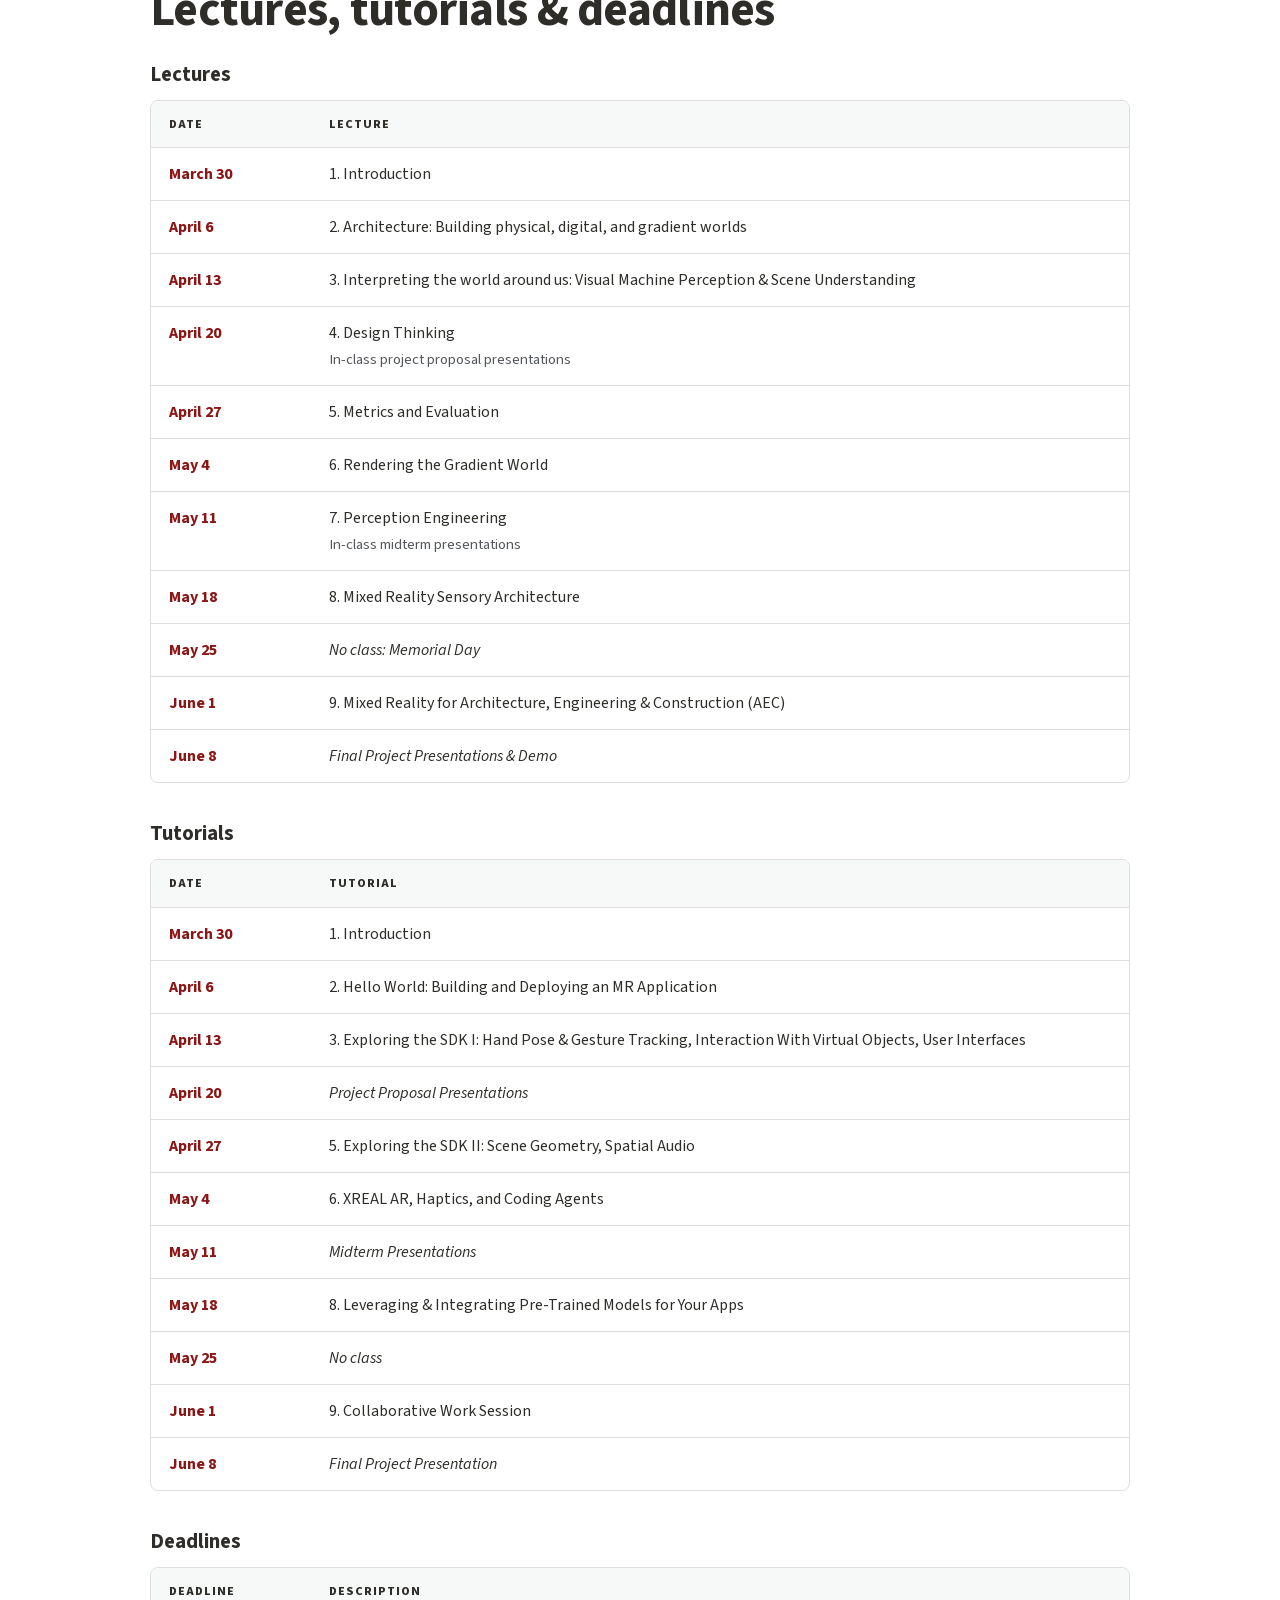
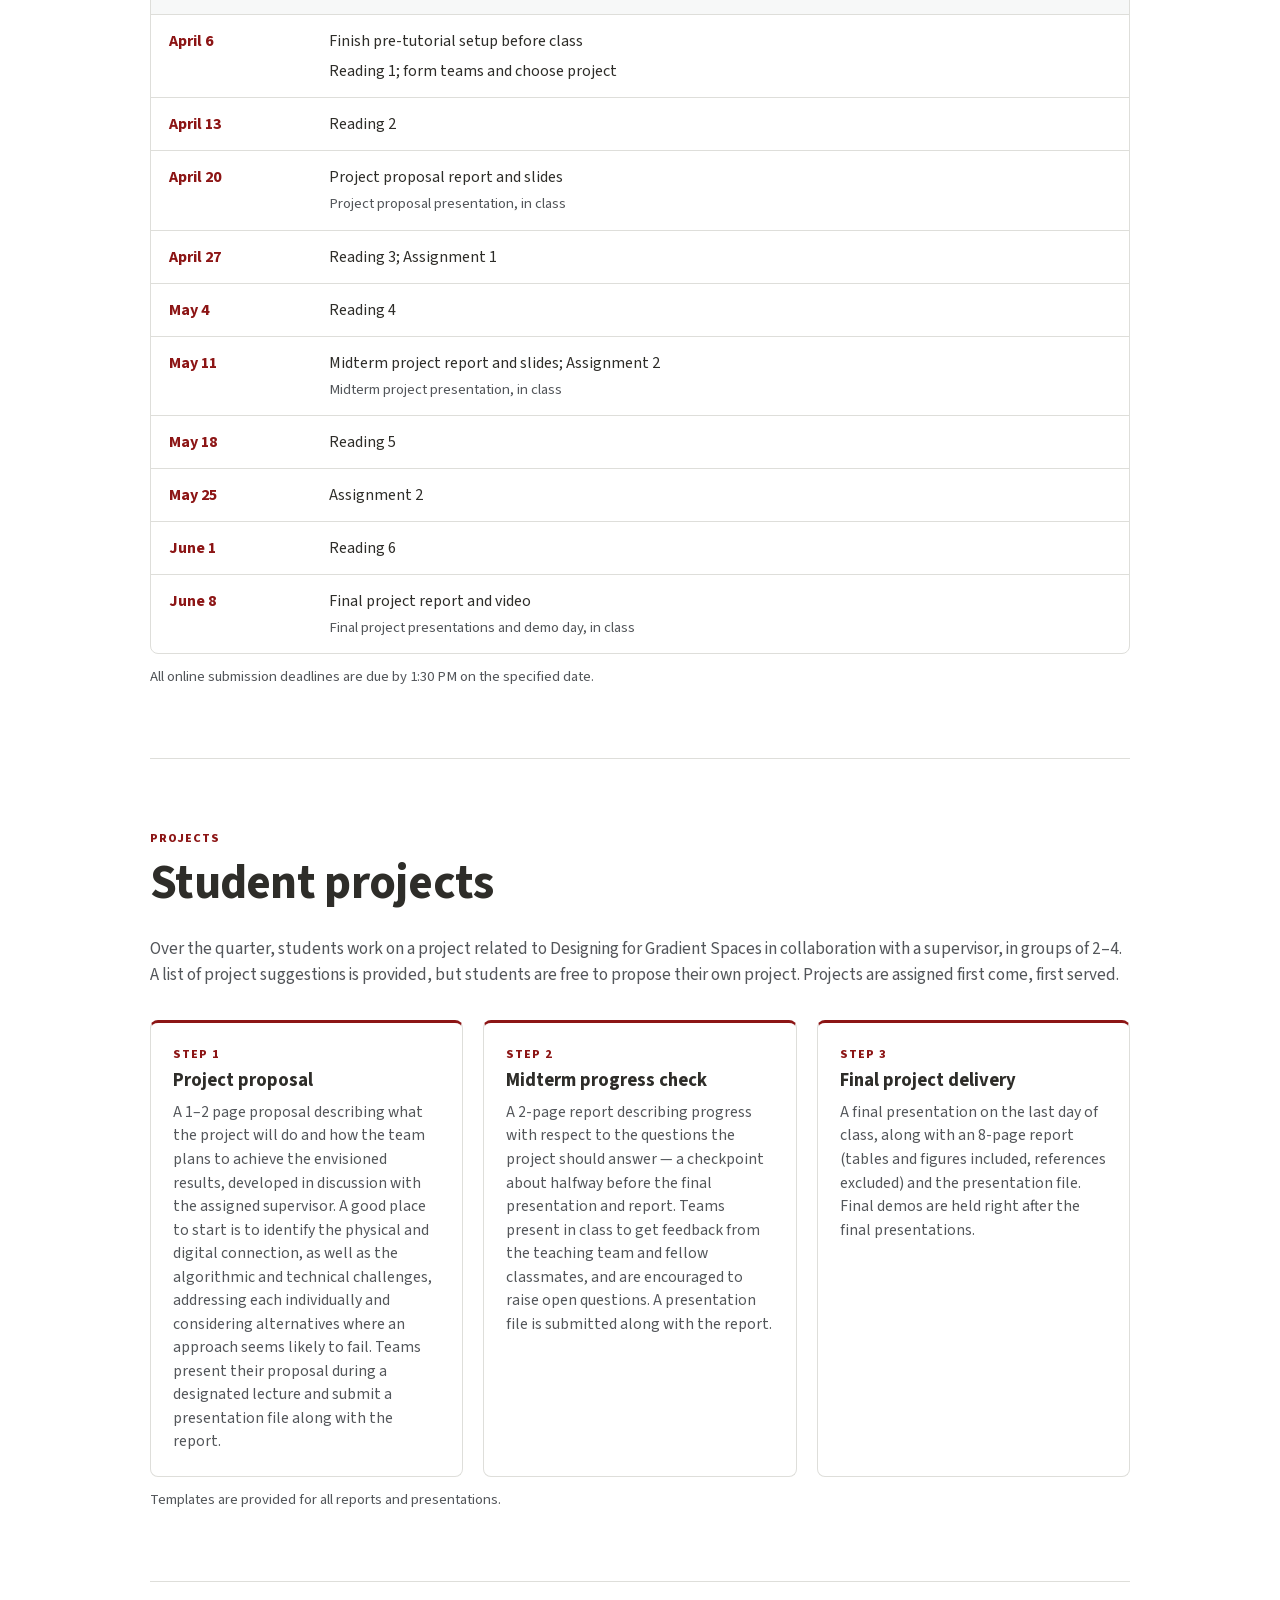
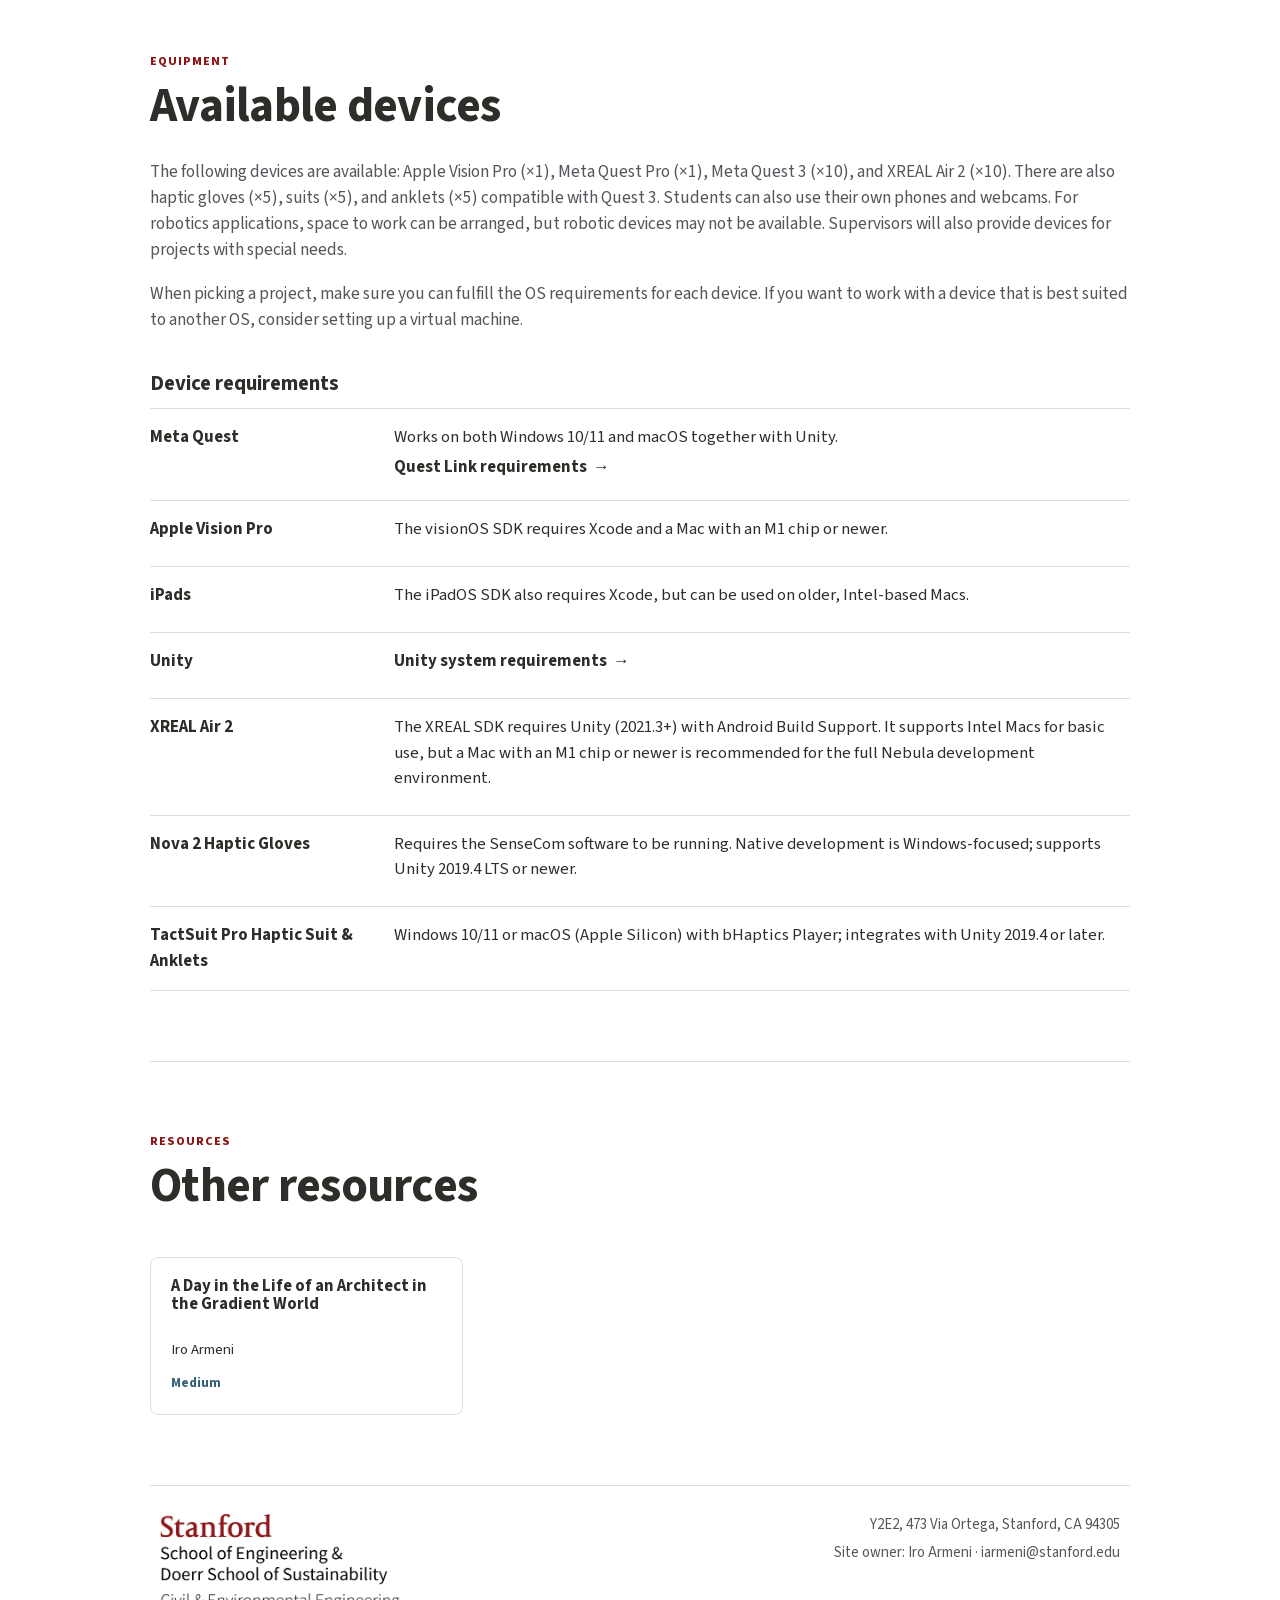
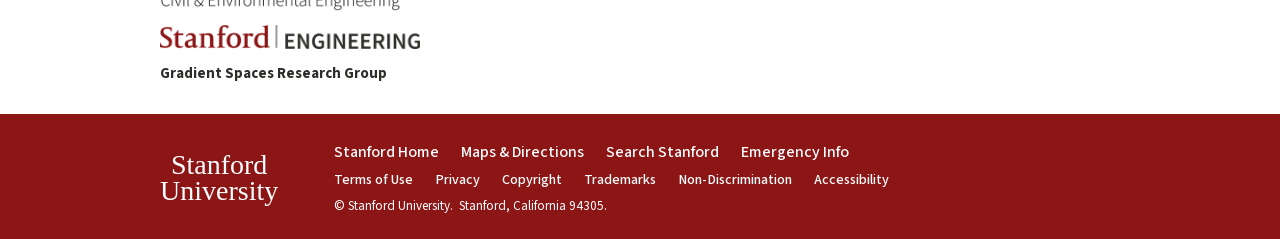
<file: designing-gradient-spaces.html>
<!doctype html>
<html lang="en">
  <head>
    <meta charset="utf-8">
    <meta name="viewport" content="width=device-width, initial-scale=1">
    <meta
      name="description"
      content="Designing for Gradient Spaces (CEE 342) — course information, schedule, and resources from the Gradient Spaces Lab at Stanford."
    >
    <title>Designing for Gradient Spaces | Gradient Spaces Lab</title>
    <meta property="og:title" content="Designing for Gradient Spaces | Gradient Spaces Lab">
    <meta property="og:description" content="Course information, schedule, and resources for CEE 342, taught by Iro Armeni.">
    <meta property="og:type" content="website">
    <meta property="og:url" content="https://gradientspaces.github.io/designing-gradient-spaces.html">
    <link rel="canonical" href="https://gradientspaces.github.io/designing-gradient-spaces.html">
    <link rel="icon" type="image/png" href="assets/images/GradientSpacesLogo.png">
    <link rel="apple-touch-icon" href="assets/images/GradientSpacesLogo.png">
    <link rel="stylesheet" href="styles.css?v=20260925">
  </head>
  <body>
    <header class="site-header">
      <a class="brand" href="index.html">Gradient Spaces</a>
      <button class="nav-toggle" type="button" aria-expanded="false" aria-controls="site-nav" title="Open navigation">
        <span class="sr-only">Menu</span>
        <span aria-hidden="true"></span>
        <span aria-hidden="true"></span>
        <span aria-hidden="true"></span>
      </button>
      <nav class="site-nav" id="site-nav" aria-label="Main navigation">
        <a href="index.html">Home</a>
        <a href="people.html">People</a>
        <a href="research.html">Research</a>
        <a class="active" href="teaching.html">Teaching</a>
        <a href="events.html">Events</a>
        <a href="gradient-space.html">Gradient Space</a>
        <a href="index.html#news">News</a>
        <a href="index.html#connect">Connect</a>
      </nav>
    </header>

    <main>
      <section class="page-hero teaching-hero">
        <div>
          <a class="text-link back-link" href="teaching.html">Back to Teaching</a>
          <p class="eyebrow">Teaching</p>
          <h1>Designing for Gradient Spaces</h1>
          <p class="lead">
            Designing physical-digital spaces that blend from real reality to virtual reality and anything in
            between — from design thinking to architectural and technological design, with a focus on mixed
            reality.
          </p>
        </div>
      </section>

      <section class="section" aria-labelledby="info-title">
        <div class="section-heading">
          <p class="section-kicker">Overview</p>
          <h2 id="info-title">Course information</h2>
        </div>
        <dl class="info-grid">
          <div class="info-row">
            <dt>Course ID</dt>
            <dd>CEE 342 (Spring 2026)</dd>
          </div>
          <div class="info-row">
            <dt>Instructor</dt>
            <dd>Iro Armeni</dd>
          </div>
          <div class="info-row">
            <dt>Teaching Assistants</dt>
            <dd>Jianhao Zheng, Martin Bucher</dd>
          </div>
          <div class="info-row">
            <dt>Lectures</dt>
            <dd>Mondays 1:30–4:20 PM, Y2E2 292A</dd>
          </div>
          <div class="info-row">
            <dt>Credits</dt>
            <dd>3 or credit/no credit</dd>
          </div>
          <div class="info-row">
            <dt>Office Hours</dt>
            <dd>Iro Armeni — Wednesdays 2–3 PM, Y2E2 233</dd>
            <dd>Jianhao Zheng — Thursdays 2:30–3:30 PM, Y2E2 278A</dd>
            <dd>Martin Bucher — Thursdays 2:30–3:30 PM, Y2E2 278B</dd>
          </div>
          <div class="info-row">
            <dt>Online Material</dt>
            <dd>Canvas</dd>
          </div>
          <div class="info-row">
            <dt>Course GitHub</dt>
            <dd><a class="strong-link" href="https://github.com/cee342">github.com/cee342</a></dd>
          </div>
          <div class="info-row">
            <dt>Notes</dt>
            <dd>We welcome undergraduate, MS, and PhD students.</dd>
            <dd>For CEE MS SDC students: included in the Requirements, under Building, Infrastructure, and Urban System Development.</dd>
            <dd>Changing in Spring 2027 to “Mixed Reality: Designing &amp; Developing Spatial Computing Apps”.</dd>
          </div>
        </dl>
      </section>

      <section class="section" aria-labelledby="description-title">
        <div class="section-heading">
          <p class="section-kicker">Description</p>
          <h2 id="description-title">Course description</h2>
        </div>
        <div class="body-copy">
          <h3 class="course-detail-subhead">Summary</h3>
          <p>The course delves into designing for gradient spaces. What are gradient spaces?</p>
          <p>
            <a class="strong-link" href="https://medium.com/@iroarmeni/a-day-in-the-life-of-an-architect-in-the-gradient-world-70c1996710fe">Gradient spaces</a>
            (read me!) are physical spaces that blend from the 100% physical (real reality) to the 100% digital
            (virtual reality) and anything in between. Through a series of lectures, discussions, and hands-on
            projects, the course explores what it means to design in such physical-digital spaces on three core
            levels — from design thinking to architectural design and technological design, with a focus on
            mixed reality. It considers these from the perspective of occupants of these spaces, who have
            different physical and digital needs and preferences.
          </p>
          <p>
            The goal of the course is to create cross-disciplinary interactions that connect physical space
            design and digital application design, towards the creation of physical and digital experiences
            that are suitable for and centered on users. Students will be exposed to all three levels of design,
            but are expected to focus on only one for their final project.
          </p>

          <h3 class="course-detail-subhead">Learning goals</h3>
          <p>
            By the end of the course, students will acquire design and implementation skills in developing
            components that blend physical and digital reality in different degrees, while supporting such a
            living experience. Specifically, they will:
          </p>
          <ul>
            <li>Gain a fundamental understanding of what gradient spaces are and how to create their components.</li>
            <li>Learn to approach the design of gradient spaces under the dual lens of physical and digital.</li>
            <li>Develop skills to create and evaluate the components, and acquire hands-on experience through tutorials, studios, and the final project.</li>
            <li>Interact with a range of domain backgrounds, through guest speakers from industry and academia or through fellow classmates.</li>
          </ul>

          <h3 class="course-detail-subhead">Prerequisites / notice</h3>
          <p>
            The course is set up to include students from different departments. Although there are no
            dependencies on other courses, this is not an introductory course. To have a successful experience,
            students are required to have: (i) coding experience, if they would like to develop mixed reality or
            other applications for their final project; (ii) architectural design knowledge, if they would like
            to design a space; (iii) prototyping knowledge, if they would like to create a prototype; etc.
          </p>

          <h3 class="course-detail-subhead">Performance evaluation</h3>
          <p>
            Grading combines 2 assignments, 6 readings, and a final project. Assignments require critical
            thinking, research into prior work, or hands-on interaction with a pre-existing system, and are
            designed to complement the final project. The final project asks students to creatively design and
            develop an application based on the material covered in the lectures; there is no final exam.
            Students may be evaluated with a letter grade or credit/no credit.
          </p>
          <p>
            Grading weights: 30% assignments (15% each), 8% readings (1% each, except Reading 6, which is 3%),
            and 65% final project (10% proposal report, 12% midterm report, 40% final report).
          </p>
          <p>
            Evaluation criteria for each assignment and project milestone are on Canvas under the relevant entry
            in “Assignments”. Course projects are assigned for review to a team member other than the assigned
            TA to reduce bias, with quick feedback from project supervisors and the assigned TA. The final
            project grade is decided by considering all feedback during a discussion with the teaching team. All
            members of a team receive the same grade unless there are obvious signs of unequal participation and
            work.
          </p>
          <p>
            Late submission policy: students have a total of 3 late days across the course. Each day used
            reduces that deliverable's grade by 15%, compounding for consecutive days (e.g., two late days:
            grade × 0.85 × 0.85). In case of genuine emergencies, contact the teaching team — some proof may be
            requested. Late project reports incur the same penalty for all team members. No late submissions
            are accepted for project presentations.
          </p>
        </div>
      </section>

      <section class="section" aria-labelledby="schedule-title">
        <div class="section-heading">
          <p class="section-kicker">Schedule</p>
          <h2 id="schedule-title">Lectures, tutorials &amp; deadlines</h2>
        </div>

        <h3 class="course-detail-subhead">Lectures</h3>
        <div class="table-wrap">
          <table class="data-table">
            <thead>
              <tr><th>Date</th><th>Lecture</th></tr>
            </thead>
            <tbody>
              <tr><td>March 30</td><td>1. Introduction</td></tr>
              <tr><td>April 6</td><td>2. Architecture: Building physical, digital, and gradient worlds</td></tr>
              <tr><td>April 13</td><td>3. Interpreting the world around us: Visual Machine Perception &amp; Scene Understanding</td></tr>
              <tr>
                <td>April 20</td>
                <td>
                  <span class="table-main">4. Design Thinking</span>
                  <span class="table-sub">In-class project proposal presentations</span>
                </td>
              </tr>
              <tr><td>April 27</td><td>5. Metrics and Evaluation</td></tr>
              <tr><td>May 4</td><td>6. Rendering the Gradient World</td></tr>
              <tr>
                <td>May 11</td>
                <td>
                  <span class="table-main">7. Perception Engineering</span>
                  <span class="table-sub">In-class midterm presentations</span>
                </td>
              </tr>
              <tr><td>May 18</td><td>8. Mixed Reality Sensory Architecture</td></tr>
              <tr><td>May 25</td><td><em>No class: Memorial Day</em></td></tr>
              <tr><td>June 1</td><td>9. Mixed Reality for Architecture, Engineering &amp; Construction (AEC)</td></tr>
              <tr><td>June 8</td><td><em>Final Project Presentations &amp; Demo</em></td></tr>
            </tbody>
          </table>
        </div>

        <h3 class="course-detail-subhead">Tutorials</h3>
        <div class="table-wrap">
          <table class="data-table">
            <thead>
              <tr><th>Date</th><th>Tutorial</th></tr>
            </thead>
            <tbody>
              <tr><td>March 30</td><td>1. Introduction</td></tr>
              <tr><td>April 6</td><td>2. Hello World: Building and Deploying an MR Application</td></tr>
              <tr><td>April 13</td><td>3. Exploring the SDK I: Hand Pose &amp; Gesture Tracking, Interaction With Virtual Objects, User Interfaces</td></tr>
              <tr><td>April 20</td><td><em>Project Proposal Presentations</em></td></tr>
              <tr><td>April 27</td><td>5. Exploring the SDK II: Scene Geometry, Spatial Audio</td></tr>
              <tr><td>May 4</td><td>6. XREAL AR, Haptics, and Coding Agents</td></tr>
              <tr><td>May 11</td><td><em>Midterm Presentations</em></td></tr>
              <tr><td>May 18</td><td>8. Leveraging &amp; Integrating Pre-Trained Models for Your Apps</td></tr>
              <tr><td>May 25</td><td><em>No class</em></td></tr>
              <tr><td>June 1</td><td>9. Collaborative Work Session</td></tr>
              <tr><td>June 8</td><td><em>Final Project Presentation</em></td></tr>
            </tbody>
          </table>
        </div>

        <h3 class="course-detail-subhead">Deadlines</h3>
        <div class="table-wrap">
          <table class="data-table">
            <thead>
              <tr><th>Deadline</th><th>Description</th></tr>
            </thead>
            <tbody>
              <tr>
                <td>April 6</td>
                <td>
                  <span class="table-main">Finish pre-tutorial setup before class</span>
                  <span class="table-main">Reading 1; form teams and choose project</span>
                </td>
              </tr>
              <tr><td>April 13</td><td>Reading 2</td></tr>
              <tr>
                <td>April 20</td>
                <td>
                  <span class="table-main">Project proposal report and slides</span>
                  <span class="table-sub">Project proposal presentation, in class</span>
                </td>
              </tr>
              <tr><td>April 27</td><td>Reading 3; Assignment 1</td></tr>
              <tr><td>May 4</td><td>Reading 4</td></tr>
              <tr>
                <td>May 11</td>
                <td>
                  <span class="table-main">Midterm project report and slides; Assignment 2</span>
                  <span class="table-sub">Midterm project presentation, in class</span>
                </td>
              </tr>
              <tr><td>May 18</td><td>Reading 5</td></tr>
              <tr><td>May 25</td><td>Assignment 2</td></tr>
              <tr><td>June 1</td><td>Reading 6</td></tr>
              <tr>
                <td>June 8</td>
                <td>
                  <span class="table-main">Final project report and video</span>
                  <span class="table-sub">Final project presentations and demo day, in class</span>
                </td>
              </tr>
            </tbody>
          </table>
        </div>
        <p class="detail-line">All online submission deadlines are due by 1:30 PM on the specified date.</p>
      </section>

      <section class="section" aria-labelledby="projects-title">
        <div class="section-heading">
          <p class="section-kicker">Projects</p>
          <h2 id="projects-title">Student projects</h2>
        </div>
        <div class="body-copy">
          <p>
            Over the quarter, students work on a project related to Designing for Gradient Spaces in
            collaboration with a supervisor, in groups of 2–4. A list of project suggestions is provided, but
            students are free to propose their own project. Projects are assigned first come, first served.
          </p>
        </div>
        <div class="milestone-grid">
          <article class="milestone-card">
            <h3>Project proposal</h3>
            <p>
              A 1–2 page proposal describing what the project will do and how the team plans to achieve the
              envisioned results, developed in discussion with the assigned supervisor. A good place to start
              is to identify the physical and digital connection, as well as the algorithmic and technical
              challenges, addressing each individually and considering alternatives where an approach seems
              likely to fail. Teams present their proposal during a designated lecture and submit a
              presentation file along with the report.
            </p>
          </article>
          <article class="milestone-card">
            <h3>Midterm progress check</h3>
            <p>
              A 2-page report describing progress with respect to the questions the project should answer —
              a checkpoint about halfway before the final presentation and report. Teams present in class to
              get feedback from the teaching team and fellow classmates, and are encouraged to raise open
              questions. A presentation file is submitted along with the report.
            </p>
          </article>
          <article class="milestone-card">
            <h3>Final project delivery</h3>
            <p>
              A final presentation on the last day of class, along with an 8-page report (tables and figures
              included, references excluded) and the presentation file. Final demos are held right after the
              final presentations.
            </p>
          </article>
        </div>
        <p class="detail-line">Templates are provided for all reports and presentations.</p>
      </section>

      <section class="section" aria-labelledby="devices-title">
        <div class="section-heading">
          <p class="section-kicker">Equipment</p>
          <h2 id="devices-title">Available devices</h2>
        </div>
        <div class="body-copy">
          <p>
            The following devices are available: Apple Vision Pro (×1), Meta Quest Pro (×1), Meta Quest 3
            (×10), and XREAL Air 2 (×10). There are also haptic gloves (×5), suits (×5), and anklets (×5)
            compatible with Quest 3. Students can also use their own phones and webcams. For robotics
            applications, space to work can be arranged, but robotic devices may not be available. Supervisors
            will also provide devices for projects with special needs.
          </p>
          <p>
            When picking a project, make sure you can fulfill the OS requirements for each device. If you want
            to work with a device that is best suited to another OS, consider setting up a virtual machine.
          </p>
        </div>

        <h3 class="course-detail-subhead">Device requirements</h3>
        <dl class="info-grid">
          <div class="info-row">
            <dt>Meta Quest</dt>
            <dd>Works on both Windows 10/11 and macOS together with Unity.</dd>
            <dd><a class="strong-link" href="https://www.meta.com/en-gb/help/quest/articles/headsets-and-accessories/oculus-link/requirements-quest-link">Quest Link requirements</a></dd>
          </div>
          <div class="info-row">
            <dt>Apple Vision Pro</dt>
            <dd>The visionOS SDK requires Xcode and a Mac with an M1 chip or newer.</dd>
          </div>
          <div class="info-row">
            <dt>iPads</dt>
            <dd>The iPadOS SDK also requires Xcode, but can be used on older, Intel-based Macs.</dd>
          </div>
          <div class="info-row">
            <dt>Unity</dt>
            <dd><a class="strong-link" href="https://docs.unity3d.com/2023.2/Documentation/Manual/system-requirements.html">Unity system requirements</a></dd>
          </div>
          <div class="info-row">
            <dt>XREAL Air 2</dt>
            <dd>
              The XREAL SDK requires Unity (2021.3+) with Android Build Support. It supports Intel Macs for
              basic use, but a Mac with an M1 chip or newer is recommended for the full Nebula development
              environment.
            </dd>
          </div>
          <div class="info-row">
            <dt>Nova 2 Haptic Gloves</dt>
            <dd>
              Requires the SenseCom software to be running. Native development is Windows-focused; supports
              Unity 2019.4 LTS or newer.
            </dd>
          </div>
          <div class="info-row">
            <dt>TactSuit Pro Haptic Suit &amp; Anklets</dt>
            <dd>Windows 10/11 or macOS (Apple Silicon) with bHaptics Player; integrates with Unity 2019.4 or later.</dd>
          </div>
        </dl>
      </section>

      <section class="section" aria-labelledby="resources-title">
        <div class="section-heading">
          <p class="section-kicker">Resources</p>
          <h2 id="resources-title">Other resources</h2>
        </div>
        <div class="dataset-list book-list">
          <a class="dataset-card" href="https://medium.com/@iroarmeni/a-day-in-the-life-of-an-architect-in-the-gradient-world-70c1996710fe">
            <h3>A Day in the Life of an Architect in the Gradient World</h3>
            <p>Iro Armeni</p>
            <p class="book-publisher">Medium</p>
          </a>
        </div>
      </section>
    </main>

    <footer class="site-footer">
      <div class="footer-identity">
        <a href="https://cee.stanford.edu/" aria-label="Stanford Civil and Environmental Engineering">
          <img src="assets/images/stanford-cee-lockup.png" alt="Stanford University — Civil &amp; Environmental Engineering">
        </a>
        <a class="footer-soe-logo" href="https://engineering.stanford.edu/">
          <img src="assets/images/stanford-engineering-logo.png" alt="Stanford Engineering" width="1080" height="101">
        </a>
        <p>Gradient Spaces Research Group</p>
      </div>
      <div class="footer-meta">
        <p>Y2E2, 473 Via Ortega, Stanford, CA 94305</p>
        <p>Site owner: Iro Armeni · iarmeni@stanford.edu</p>
        <p class="footer-accessibility"><a href="https://www.stanford.edu/site/accessibility">Accessibility</a></p>
      </div>
    </footer>

    <script src="script.js?v=20260925"></script>
  </body>
</html>
</file>
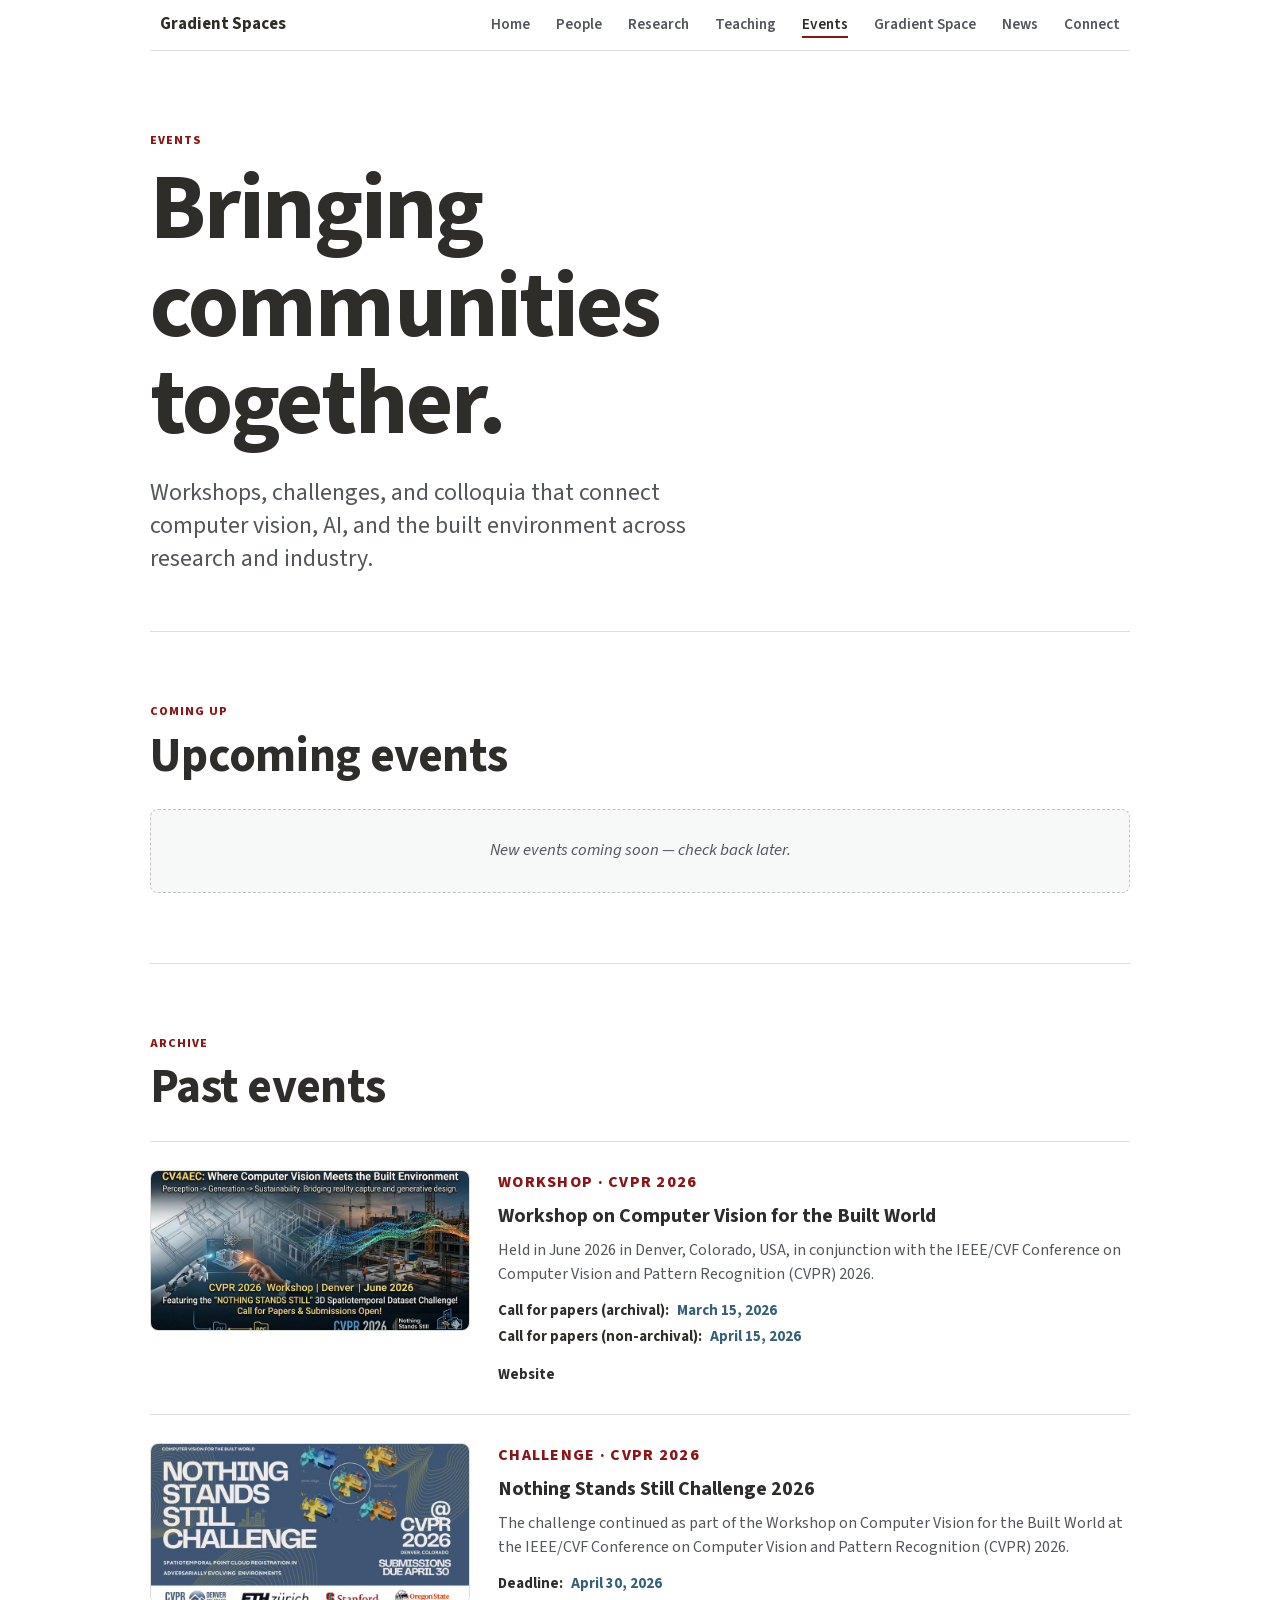
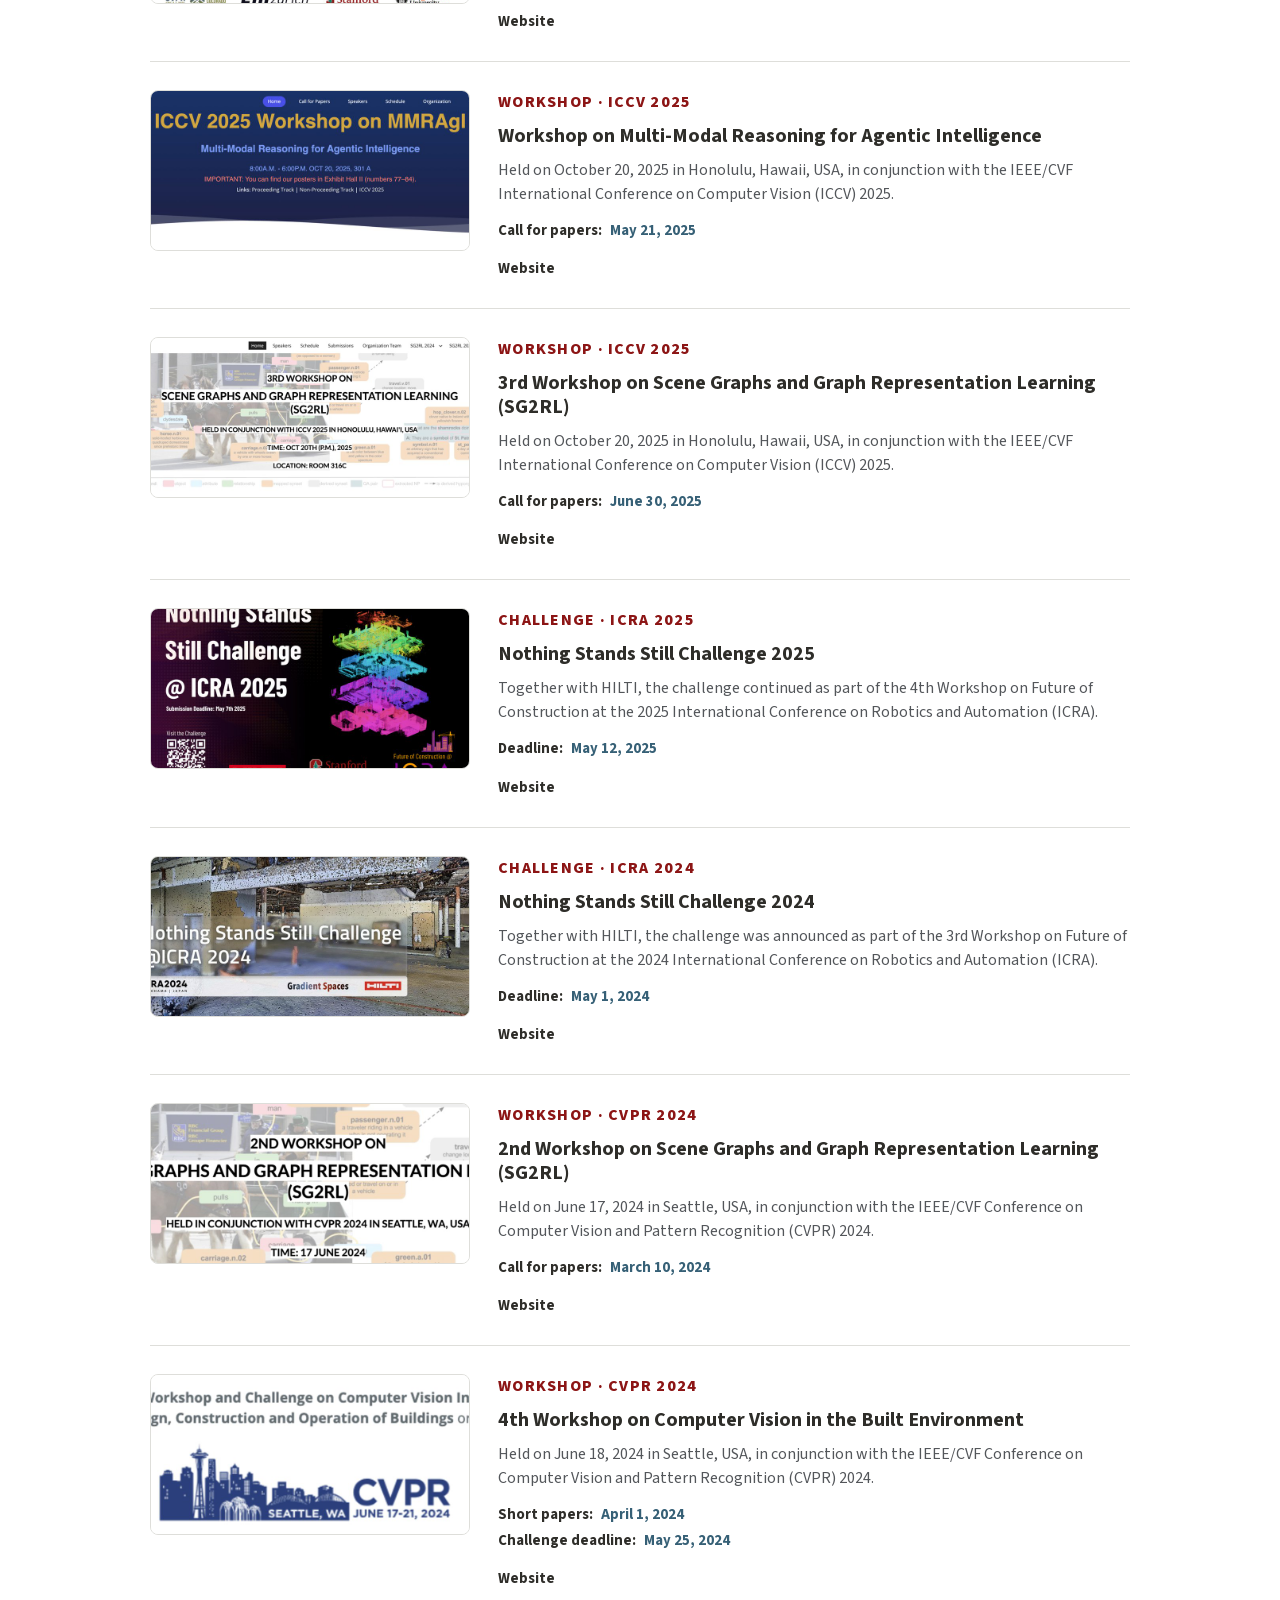
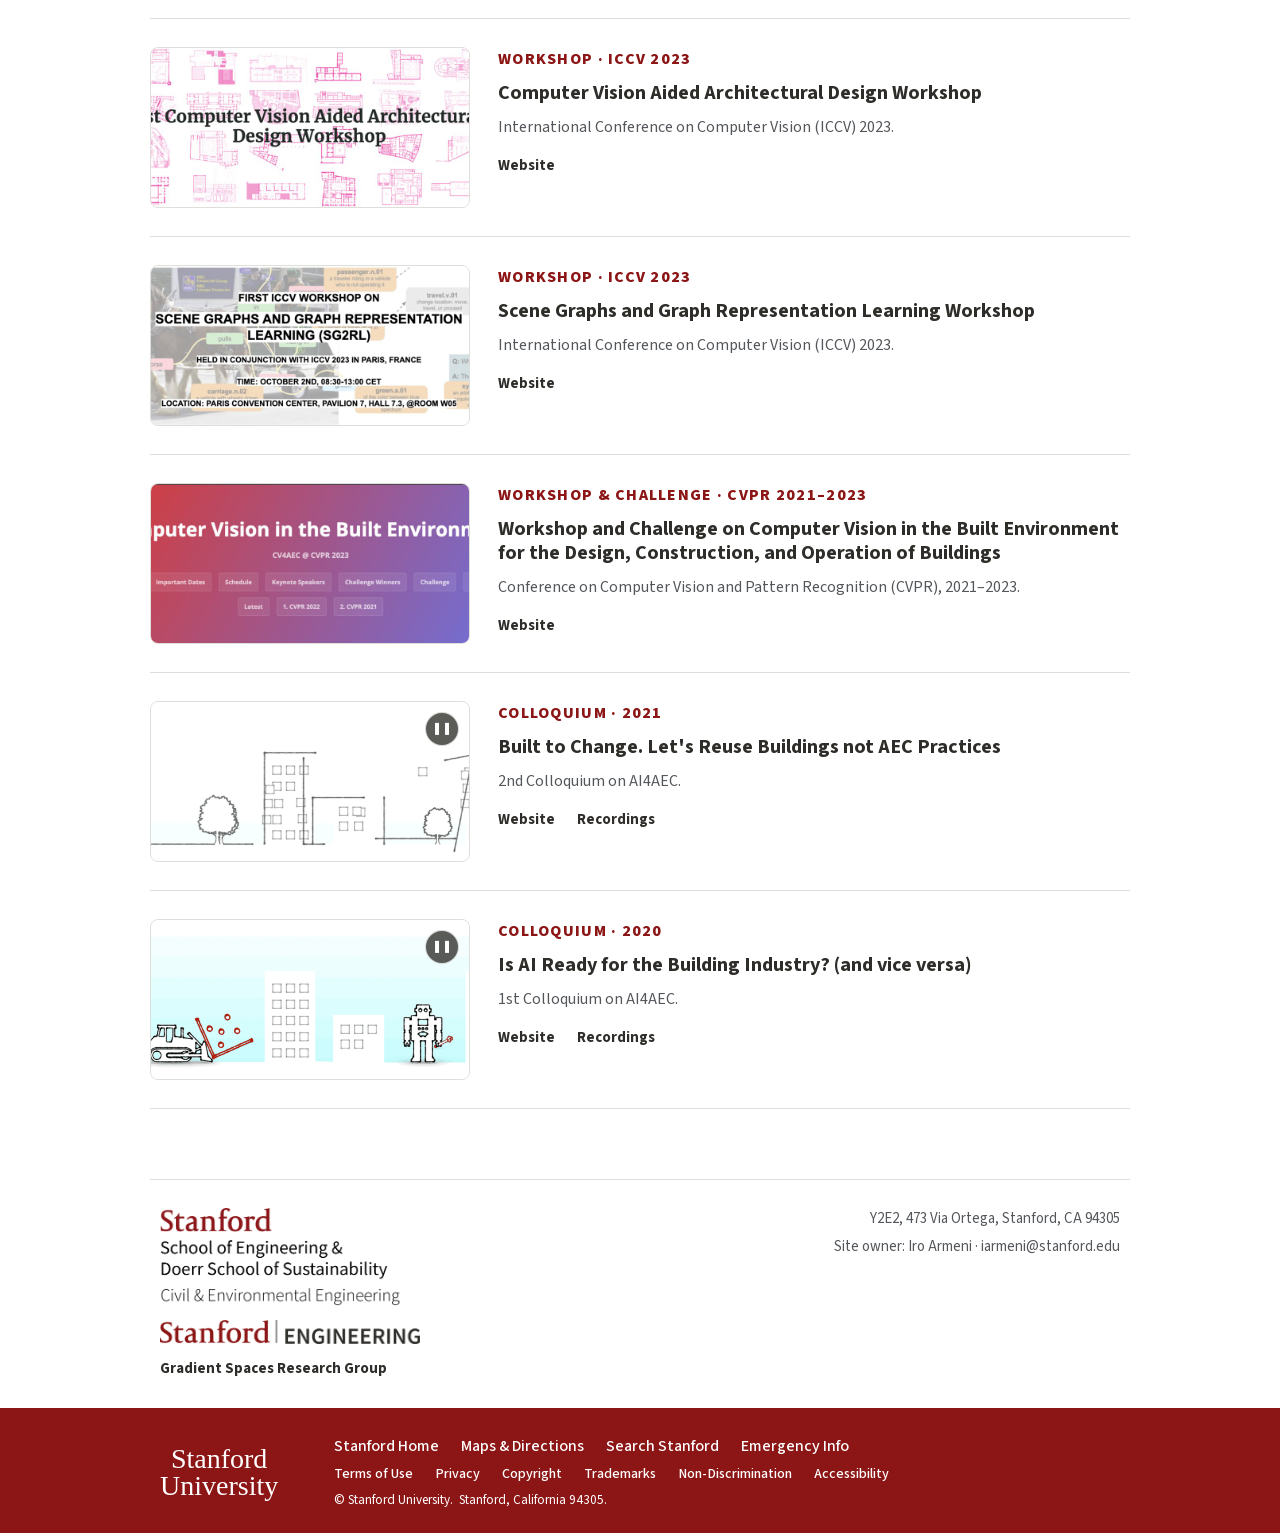
<file: events.html>
<!doctype html>
<html lang="en">
  <head>
    <meta charset="utf-8">
    <meta name="viewport" content="width=device-width, initial-scale=1">
    <meta
      name="description"
      content="Workshops, challenges, and colloquia organized by the Gradient Spaces Lab at Stanford."
    >
    <title>Events | Gradient Spaces Lab</title>
    <meta property="og:title" content="Events | Gradient Spaces Lab">
    <meta property="og:description" content="Workshops, challenges, and colloquia organized by the Gradient Spaces Lab at Stanford.">
    <meta property="og:type" content="website">
    <meta property="og:url" content="https://gradientspaces.github.io/events.html">
    <meta property="og:image" content="https://gradientspaces.github.io/assets/images/GradientSpacesLogo.png">
    <link rel="canonical" href="https://gradientspaces.github.io/events.html">
    <link rel="icon" type="image/png" href="assets/images/GradientSpacesLogo.png">
    <link rel="apple-touch-icon" href="assets/images/GradientSpacesLogo.png">
    <link rel="stylesheet" href="styles.css?v=20260925">
  </head>
  <body>
    <header class="site-header">
      <a class="brand" href="index.html">Gradient Spaces</a>
      <button class="nav-toggle" type="button" aria-expanded="false" aria-controls="site-nav" title="Open navigation">
        <span class="sr-only">Menu</span>
        <span aria-hidden="true"></span>
        <span aria-hidden="true"></span>
        <span aria-hidden="true"></span>
      </button>
      <nav class="site-nav" id="site-nav" aria-label="Main navigation">
        <a href="index.html">Home</a>
        <a href="people.html">People</a>
        <a href="research.html">Research</a>
        <a href="teaching.html">Teaching</a>
        <a class="active" href="events.html">Events</a>
        <a href="gradient-space.html">Gradient Space</a>
        <a href="index.html#news">News</a>
        <a href="index.html#connect">Connect</a>
      </nav>
    </header>

    <main>
      <section class="page-hero teaching-hero">
        <div>
          <p class="eyebrow">Events</p>
          <h1>Bringing communities together.</h1>
          <p class="lead">
            Workshops, challenges, and colloquia that connect computer vision, AI, and the built environment
            across research and industry.
          </p>
        </div>
      </section>

      <section class="section" aria-labelledby="upcoming-title">
        <div class="section-heading">
          <p class="section-kicker">Coming up</p>
          <h2 id="upcoming-title">Upcoming events</h2>
        </div>
        <p class="event-empty">New events coming soon — check back later.</p>
      </section>

      <section class="section" aria-labelledby="past-title">
        <div class="section-heading">
          <p class="section-kicker">Archive</p>
          <h2 id="past-title">Past events</h2>
        </div>
        <div class="event-list">
          <article class="event-row">
            <div class="event-media">
              <a href="https://cv4aec.github.io/" tabindex="-1" aria-hidden="true">
                <img src="assets/images/events/cv4aec-2026.jpg" alt="" width="800" height="400" loading="lazy">
              </a>
            </div>
            <div>
              <p class="tag">Workshop · CVPR 2026</p>
              <h3><a href="https://cv4aec.github.io/">Workshop on Computer Vision for the Built World</a></h3>
              <p>
                Held in June 2026 in Denver, Colorado, USA, in conjunction with the IEEE/CVF Conference on
                Computer Vision and Pattern Recognition (CVPR) 2026.
              </p>
              <dl class="event-dates">
                <div><dt>Call for papers (archival)</dt><dd>March 15, 2026</dd></div>
                <div><dt>Call for papers (non-archival)</dt><dd>April 15, 2026</dd></div>
              </dl>
              <div class="profile-links">
                <a href="https://cv4aec.github.io/">Website</a>
              </div>
            </div>
          </article>

          <article class="event-row">
            <div class="event-media">
              <a href="https://cv4aec.github.io/#challenge" tabindex="-1" aria-hidden="true">
                <img src="assets/images/events/nss-challenge-2026.jpg" alt="" width="800" height="400" loading="lazy">
              </a>
            </div>
            <div>
              <p class="tag">Challenge · CVPR 2026</p>
              <h3><a href="https://cv4aec.github.io/#challenge">Nothing Stands Still Challenge 2026</a></h3>
              <p>
                The challenge continued as part of the Workshop on Computer Vision for the Built World at the
                IEEE/CVF Conference on Computer Vision and Pattern Recognition (CVPR) 2026.
              </p>
              <dl class="event-dates">
                <div><dt>Deadline</dt><dd>April 30, 2026</dd></div>
              </dl>
              <div class="profile-links">
                <a href="https://cv4aec.github.io/#challenge">Website</a>
              </div>
            </div>
          </article>

          <article class="event-row">
            <div class="event-media">
              <a href="https://agent-intelligence.github.io/agent-intelligence/" tabindex="-1" aria-hidden="true">
                <img src="assets/images/events/agent-intelligence-2025.jpg" alt="" width="800" height="400" loading="lazy">
              </a>
            </div>
            <div>
              <p class="tag">Workshop · ICCV 2025</p>
              <h3><a href="https://agent-intelligence.github.io/agent-intelligence/">Workshop on Multi-Modal Reasoning for Agentic Intelligence</a></h3>
              <p>
                Held on October 20, 2025 in Honolulu, Hawaii, USA, in conjunction with the IEEE/CVF International
                Conference on Computer Vision (ICCV) 2025.
              </p>
              <dl class="event-dates">
                <div><dt>Call for papers</dt><dd>May 21, 2025</dd></div>
              </dl>
              <div class="profile-links">
                <a href="https://agent-intelligence.github.io/agent-intelligence/">Website</a>
              </div>
            </div>
          </article>

          <article class="event-row">
            <div class="event-media">
              <a href="https://sites.google.com/view/sg2rl/index?authuser=0" tabindex="-1" aria-hidden="true">
                <img src="assets/images/events/sg2rl-2025.jpg" alt="" width="800" height="400" loading="lazy">
              </a>
            </div>
            <div>
              <p class="tag">Workshop · ICCV 2025</p>
              <h3><a href="https://sites.google.com/view/sg2rl/index?authuser=0">3rd Workshop on Scene Graphs and Graph Representation Learning (SG2RL)</a></h3>
              <p>
                Held on October 20, 2025 in Honolulu, Hawaii, USA, in conjunction with the IEEE/CVF International
                Conference on Computer Vision (ICCV) 2025.
              </p>
              <dl class="event-dates">
                <div><dt>Call for papers</dt><dd>June 30, 2025</dd></div>
              </dl>
              <div class="profile-links">
                <a href="https://sites.google.com/view/sg2rl/index?authuser=0">Website</a>
              </div>
            </div>
          </article>

          <article class="event-row">
            <div class="event-media">
              <a href="https://www.nothing-stands-still.com/challenge" tabindex="-1" aria-hidden="true">
                <img src="assets/images/events/nss-challenge-2025.jpg" alt="" width="800" height="400" loading="lazy">
              </a>
            </div>
            <div>
              <p class="tag">Challenge · ICRA 2025</p>
              <h3><a href="https://www.nothing-stands-still.com/challenge">Nothing Stands Still Challenge 2025</a></h3>
              <p>
                Together with HILTI, the challenge continued as part of the 4th Workshop on Future of Construction
                at the 2025 International Conference on Robotics and Automation (ICRA).
              </p>
              <dl class="event-dates">
                <div><dt>Deadline</dt><dd>May 12, 2025</dd></div>
              </dl>
              <div class="profile-links">
                <a href="https://www.nothing-stands-still.com/challenge">Website</a>
              </div>
            </div>
          </article>

          <article class="event-row">
            <div class="event-media">
              <a href="https://hilti-challenge.com/index.html" tabindex="-1" aria-hidden="true">
                <img src="assets/images/events/nss-challenge-2024.jpg" alt="" width="800" height="400" loading="lazy">
              </a>
            </div>
            <div>
              <p class="tag">Challenge · ICRA 2024</p>
              <h3><a href="https://hilti-challenge.com/index.html">Nothing Stands Still Challenge 2024</a></h3>
              <p>
                Together with HILTI, the challenge was announced as part of the 3rd Workshop on Future of
                Construction at the 2024 International Conference on Robotics and Automation (ICRA).
              </p>
              <dl class="event-dates">
                <div><dt>Deadline</dt><dd>May 1, 2024</dd></div>
              </dl>
              <div class="profile-links">
                <a href="https://hilti-challenge.com/index.html">Website</a>
              </div>
            </div>
          </article>

          <article class="event-row">
            <div class="event-media">
              <a href="https://sites.google.com/view/sg2rl" tabindex="-1" aria-hidden="true">
                <img src="assets/images/events/sg2rl-2024.jpg" alt="" width="800" height="400" loading="lazy">
              </a>
            </div>
            <div>
              <p class="tag">Workshop · CVPR 2024</p>
              <h3><a href="https://sites.google.com/view/sg2rl">2nd Workshop on Scene Graphs and Graph Representation Learning (SG2RL)</a></h3>
              <p>
                Held on June 17, 2024 in Seattle, USA, in conjunction with the IEEE/CVF Conference on Computer
                Vision and Pattern Recognition (CVPR) 2024.
              </p>
              <dl class="event-dates">
                <div><dt>Call for papers</dt><dd>March 10, 2024</dd></div>
              </dl>
              <div class="profile-links">
                <a href="https://sites.google.com/view/sg2rl">Website</a>
              </div>
            </div>
          </article>

          <article class="event-row">
            <div class="event-media">
              <a href="https://cv4aec.github.io/" tabindex="-1" aria-hidden="true">
                <img src="assets/images/events/cv4aec-2024.jpg" alt="" width="800" height="400" loading="lazy">
              </a>
            </div>
            <div>
              <p class="tag">Workshop · CVPR 2024</p>
              <h3><a href="https://cv4aec.github.io/">4th Workshop on Computer Vision in the Built Environment</a></h3>
              <p>
                Held on June 18, 2024 in Seattle, USA, in conjunction with the IEEE/CVF Conference on Computer
                Vision and Pattern Recognition (CVPR) 2024.
              </p>
              <dl class="event-dates">
                <div><dt>Short papers</dt><dd>April 1, 2024</dd></div>
                <div><dt>Challenge deadline</dt><dd>May 25, 2024</dd></div>
              </dl>
              <div class="profile-links">
                <a href="https://cv4aec.github.io/">Website</a>
              </div>
            </div>
          </article>

          <article class="event-row">
            <div class="event-media">
              <a href="https://cvaad-workshop.github.io/" tabindex="-1" aria-hidden="true">
                <img src="assets/images/events/cvaad-2023.jpg" alt="" width="800" height="400" loading="lazy">
              </a>
            </div>
            <div>
              <p class="tag">Workshop · ICCV 2023</p>
              <h3><a href="https://cvaad-workshop.github.io/">Computer Vision Aided Architectural Design Workshop</a></h3>
              <p>International Conference on Computer Vision (ICCV) 2023.</p>
              <div class="profile-links">
                <a href="https://cvaad-workshop.github.io/">Website</a>
              </div>
            </div>
          </article>

          <article class="event-row">
            <div class="event-media">
              <a href="https://sg2rl.github.io/" tabindex="-1" aria-hidden="true">
                <img src="assets/images/events/sg2rl-2023.jpg" alt="" width="800" height="400" loading="lazy">
              </a>
            </div>
            <div>
              <p class="tag">Workshop · ICCV 2023</p>
              <h3><a href="https://sg2rl.github.io/">Scene Graphs and Graph Representation Learning Workshop</a></h3>
              <p>International Conference on Computer Vision (ICCV) 2023.</p>
              <div class="profile-links">
                <a href="https://sg2rl.github.io/">Website</a>
              </div>
            </div>
          </article>

          <article class="event-row">
            <div class="event-media">
              <a href="https://cv4aec.github.io/index.html" tabindex="-1" aria-hidden="true">
                <img src="assets/images/events/cv4aec-2021-2023.jpg" alt="" width="800" height="400" loading="lazy">
              </a>
            </div>
            <div>
              <p class="tag">Workshop &amp; Challenge · CVPR 2021–2023</p>
              <h3><a href="https://cv4aec.github.io/index.html">Workshop and Challenge on Computer Vision in the Built Environment for the Design, Construction, and Operation of Buildings</a></h3>
              <p>Conference on Computer Vision and Pattern Recognition (CVPR), 2021–2023.</p>
              <div class="profile-links">
                <a href="https://cv4aec.github.io/index.html">Website</a>
              </div>
            </div>
          </article>

          <article class="event-row">
            <div class="event-media">
              <a href="https://ai4aec.stanford.edu/colloquium2021.html" tabindex="-1" aria-hidden="true">
                <img src="assets/images/events/colloquium-2021.gif" alt="" width="560" height="280" loading="lazy">
              </a>
            </div>
            <div>
              <p class="tag">Colloquium · 2021</p>
              <h3><a href="https://ai4aec.stanford.edu/colloquium2021.html">Built to Change. Let's Reuse Buildings not AEC Practices</a></h3>
              <p>2nd Colloquium on AI4AEC.</p>
              <div class="profile-links">
                <a href="https://ai4aec.stanford.edu/colloquium2021.html">Website</a>
                <a href="https://ai4aec.stanford.edu/recordings2021.html">Recordings</a>
              </div>
            </div>
          </article>

          <article class="event-row">
            <div class="event-media">
              <a href="https://ai4aec.stanford.edu/colloquium2020.html" tabindex="-1" aria-hidden="true">
                <img src="assets/images/events/colloquium-2020.gif" alt="" width="560" height="280" loading="lazy">
              </a>
            </div>
            <div>
              <p class="tag">Colloquium · 2020</p>
              <h3><a href="https://ai4aec.stanford.edu/colloquium2020.html">Is AI Ready for the Building Industry? (and vice versa)</a></h3>
              <p>1st Colloquium on AI4AEC.</p>
              <div class="profile-links">
                <a href="https://ai4aec.stanford.edu/colloquium2020.html">Website</a>
                <a href="https://ai4aec.stanford.edu/recordings.html">Recordings</a>
              </div>
            </div>
          </article>
        </div>
      </section>
    </main>

    <footer class="site-footer">
      <div class="footer-identity">
        <a href="https://cee.stanford.edu/" aria-label="Stanford Civil and Environmental Engineering">
          <img src="assets/images/stanford-cee-lockup.png" alt="Stanford University — Civil &amp; Environmental Engineering">
        </a>
        <a class="footer-soe-logo" href="https://engineering.stanford.edu/">
          <img src="assets/images/stanford-engineering-logo.png" alt="Stanford Engineering" width="1080" height="101">
        </a>
        <p>Gradient Spaces Research Group</p>
      </div>
      <div class="footer-meta">
        <p>Y2E2, 473 Via Ortega, Stanford, CA 94305</p>
        <p>Site owner: Iro Armeni · iarmeni@stanford.edu</p>
        <p class="footer-accessibility"><a href="https://www.stanford.edu/site/accessibility">Accessibility</a></p>
      </div>
    </footer>

    <script src="script.js?v=20260925"></script>
  </body>
</html>
</file>
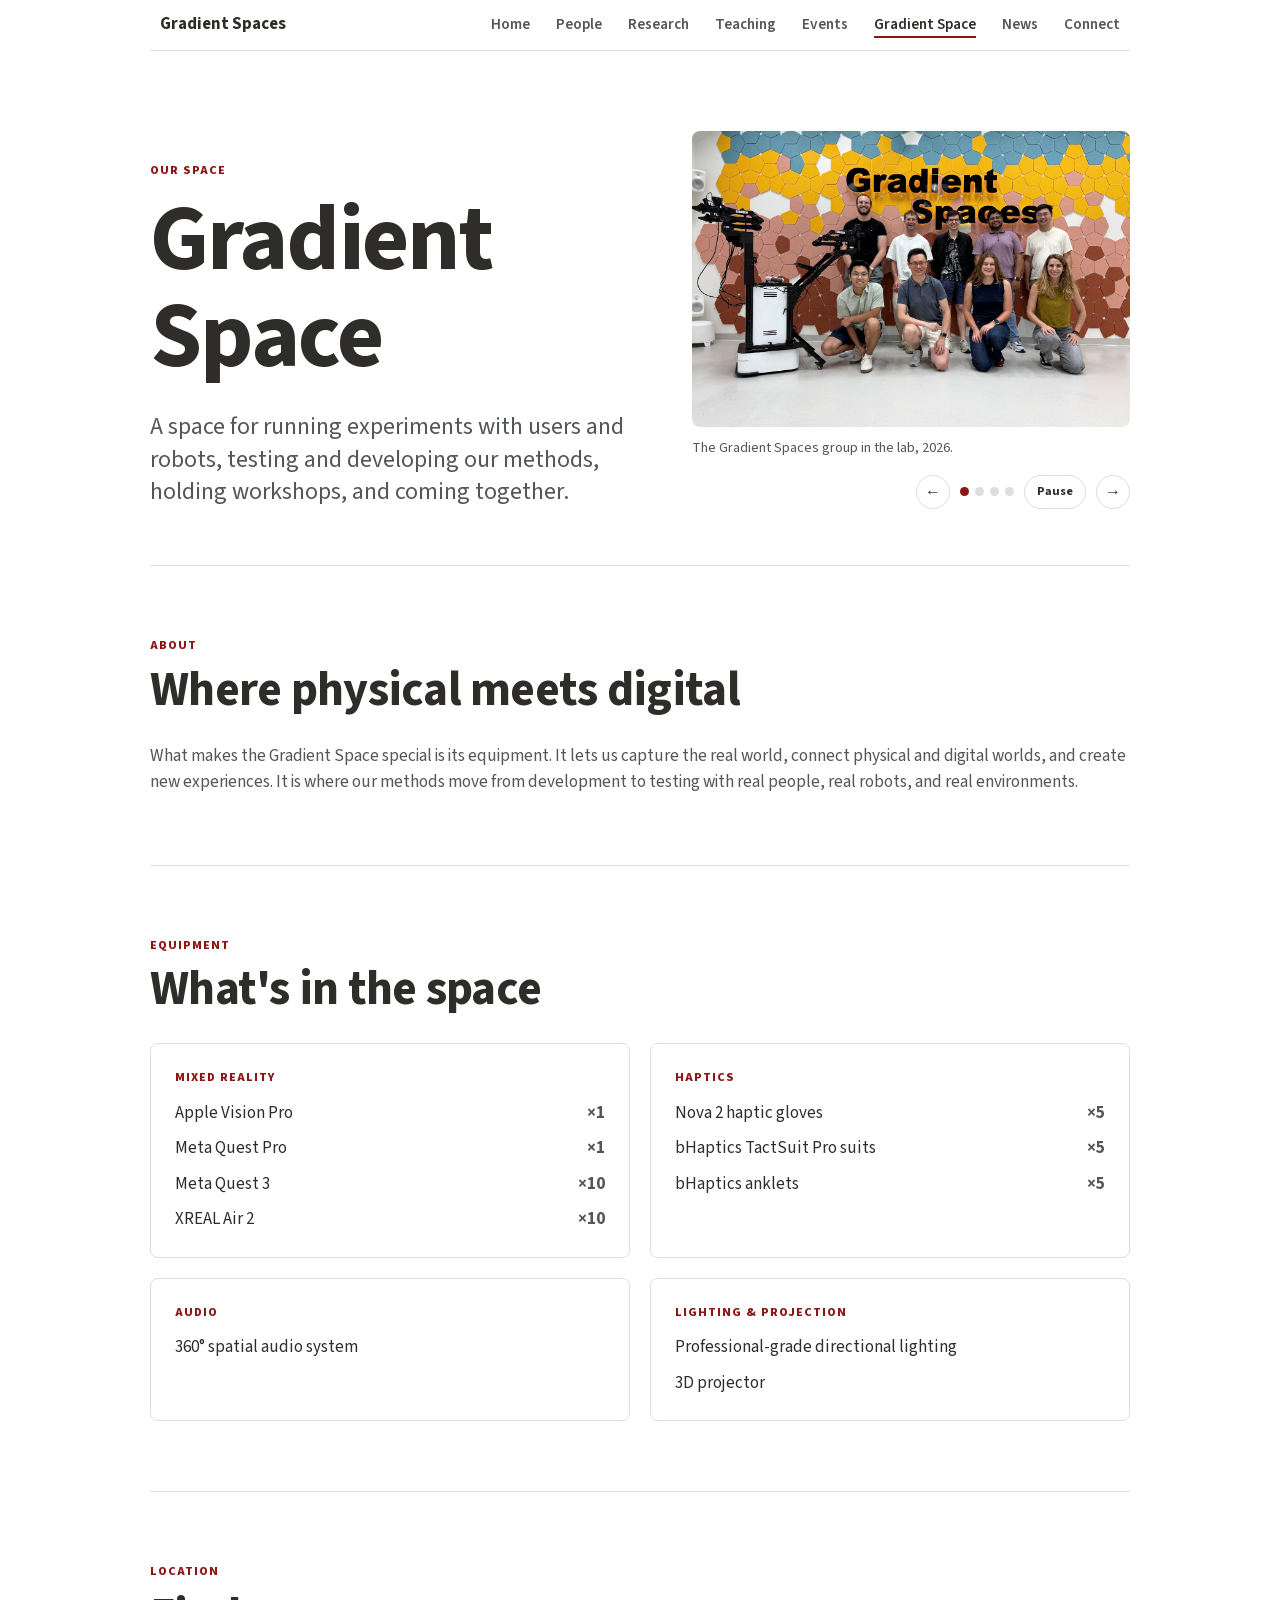
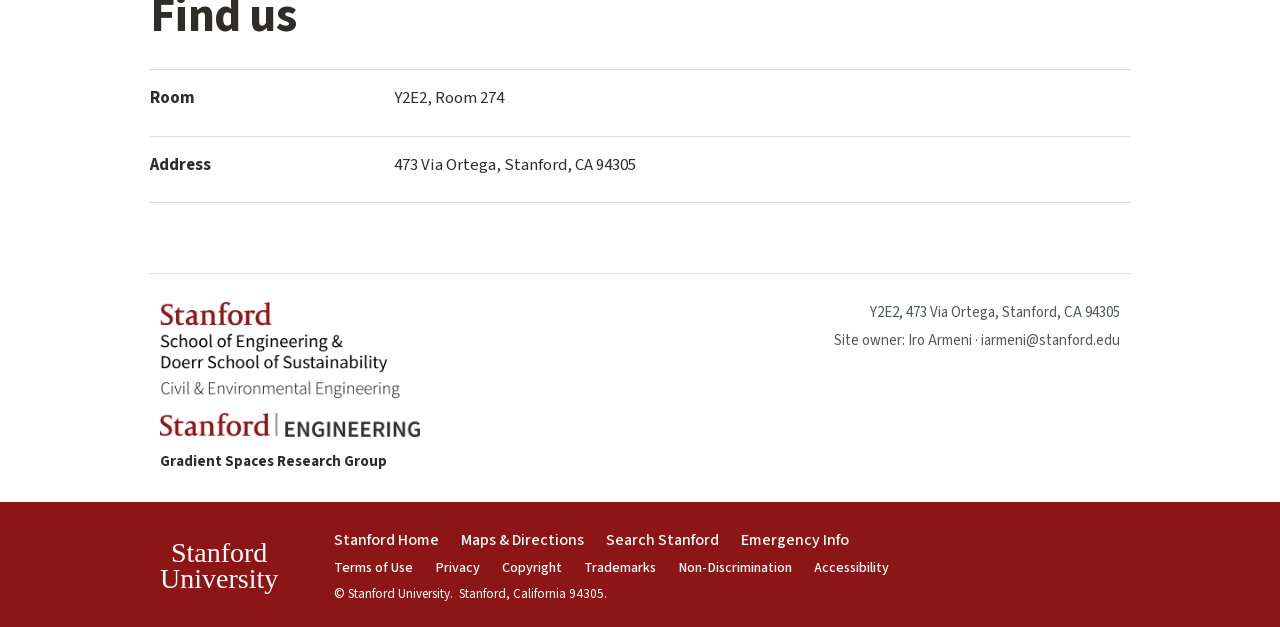
<file: gradient-space.html>
<!doctype html>
<html lang="en">
  <head>
    <meta charset="utf-8">
    <meta name="viewport" content="width=device-width, initial-scale=1">
    <meta
      name="description"
      content="The Gradient Space — the Gradient Spaces Lab's experimental space in Y2E2 at Stanford for user studies, robot experiments, and physical-digital experiences."
    >
    <title>Gradient Space | Gradient Spaces Lab</title>
    <meta property="og:title" content="Gradient Space | Gradient Spaces Lab">
    <meta property="og:description" content="Our space for capturing the real world, connecting physical and digital worlds, and creating new experiences.">
    <meta property="og:type" content="website">
    <meta property="og:url" content="https://gradientspaces.github.io/gradient-space.html">
    <link rel="canonical" href="https://gradientspaces.github.io/gradient-space.html">
    <link rel="icon" type="image/png" href="assets/images/GradientSpacesLogo.png">
    <link rel="apple-touch-icon" href="assets/images/GradientSpacesLogo.png">
    <link rel="stylesheet" href="styles.css?v=20260925">
  </head>
  <body>
    <header class="site-header">
      <a class="brand" href="index.html">Gradient Spaces</a>
      <button class="nav-toggle" type="button" aria-expanded="false" aria-controls="site-nav" title="Open navigation">
        <span class="sr-only">Menu</span>
        <span aria-hidden="true"></span>
        <span aria-hidden="true"></span>
        <span aria-hidden="true"></span>
      </button>
      <nav class="site-nav" id="site-nav" aria-label="Main navigation">
        <a href="index.html">Home</a>
        <a href="people.html">People</a>
        <a href="research.html">Research</a>
        <a href="teaching.html">Teaching</a>
        <a href="events.html">Events</a>
        <a class="active" href="gradient-space.html">Gradient Space</a>
        <a href="index.html#news">News</a>
        <a href="index.html#connect">Connect</a>
      </nav>
    </header>

    <main>
      <section class="page-hero">
        <div>
          <p class="eyebrow">Our Space</p>
          <h1>Gradient Space</h1>
          <p class="lead">
            A space for running experiments with users and robots, testing and developing our methods,
            holding workshops, and coming together.
          </p>
        </div>
        <div class="photo-gallery" data-gallery role="region" aria-roledescription="carousel" aria-label="Photos of the Gradient Space">
          <div class="gallery-stage">
            <figure class="gallery-slide is-active" data-gallery-slide aria-hidden="false">
              <img
                src="assets/images/carousel/group-photo-2026-indoors.jpeg"
                alt="The Gradient Spaces group members sitting in the Gradient Space lab."
              >
              <figcaption>The Gradient Spaces group in the lab, 2026.</figcaption>
            </figure>
            <figure class="gallery-slide" data-gallery-slide aria-hidden="true">
              <div class="photo-placeholder lunch-placeholder" aria-hidden="true">
                <small>Photo coming soon</small>
                <span>Robot experiments</span>
              </div>
              <figcaption>Running experiments with robots.</figcaption>
            </figure>
            <figure class="gallery-slide" data-gallery-slide aria-hidden="true">
              <div class="photo-placeholder outing-placeholder" aria-hidden="true">
                <small>Photo coming soon</small>
                <span>User studies</span>
              </div>
              <figcaption>Studies with users in mixed reality.</figcaption>
            </figure>
            <figure class="gallery-slide" data-gallery-slide aria-hidden="true">
              <div class="photo-placeholder lunch-placeholder" aria-hidden="true">
                <small>Photo coming soon</small>
                <span>Workshops</span>
              </div>
              <figcaption>Workshops and coming together.</figcaption>
            </figure>
          </div>
          <div class="gallery-controls">
            <button type="button" class="gallery-arrow" data-gallery-previous aria-label="Show previous photo">←</button>
            <div class="gallery-dots" role="group" aria-label="Choose a photo">
              <button type="button" class="gallery-dot is-active" data-gallery-dot="0" aria-label="Show group photo in the lab" aria-current="true"></button>
              <button type="button" class="gallery-dot" data-gallery-dot="1" aria-label="Show robot experiments photo"></button>
              <button type="button" class="gallery-dot" data-gallery-dot="2" aria-label="Show user studies photo"></button>
              <button type="button" class="gallery-dot" data-gallery-dot="3" aria-label="Show workshops photo"></button>
            </div>
            <button type="button" class="gallery-pause" data-gallery-pause aria-pressed="false">Pause</button>
            <button type="button" class="gallery-arrow" data-gallery-next aria-label="Show next photo">→</button>
          </div>
        </div>
      </section>

      <section class="section" aria-labelledby="about-space-title">
        <div class="section-heading">
          <p class="section-kicker">About</p>
          <h2 id="about-space-title">Where physical meets digital</h2>
        </div>
        <div class="body-copy">
          <p>
            What makes the Gradient Space special is its equipment. It lets us capture the real world,
            connect physical and digital worlds, and create new experiences. It is where our methods move
            from development to testing with real people, real robots, and real environments.
          </p>
        </div>
      </section>

      <section class="section" aria-labelledby="equipment-title">
        <div class="section-heading">
          <p class="section-kicker">Equipment</p>
          <h2 id="equipment-title">What's in the space</h2>
        </div>
        <div class="equipment-grid">
          <article class="equipment-card">
            <p class="section-kicker">Mixed reality</p>
            <ul>
              <li>Apple Vision Pro <span>×1</span></li>
              <li>Meta Quest Pro <span>×1</span></li>
              <li>Meta Quest 3 <span>×10</span></li>
              <li>XREAL Air 2 <span>×10</span></li>
            </ul>
          </article>
          <article class="equipment-card">
            <p class="section-kicker">Haptics</p>
            <ul>
              <li>Nova 2 haptic gloves <span>×5</span></li>
              <li>bHaptics TactSuit Pro suits <span>×5</span></li>
              <li>bHaptics anklets <span>×5</span></li>
            </ul>
          </article>
          <article class="equipment-card">
            <p class="section-kicker">Audio</p>
            <ul>
              <li>360° spatial audio system</li>
            </ul>
          </article>
          <article class="equipment-card">
            <p class="section-kicker">Lighting &amp; projection</p>
            <ul>
              <li>Professional-grade directional lighting</li>
              <li>3D projector</li>
            </ul>
          </article>
        </div>
      </section>

      <section class="section" aria-labelledby="location-title">
        <div class="section-heading">
          <p class="section-kicker">Location</p>
          <h2 id="location-title">Find us</h2>
        </div>
        <dl class="info-grid">
          <div class="info-row">
            <dt>Room</dt>
            <dd>Y2E2, Room 274</dd>
          </div>
          <div class="info-row">
            <dt>Address</dt>
            <dd>473 Via Ortega, Stanford, CA 94305</dd>
          </div>
        </dl>
      </section>
    </main>

    <footer class="site-footer">
      <div class="footer-identity">
        <a href="https://cee.stanford.edu/" aria-label="Stanford Civil and Environmental Engineering">
          <img src="assets/images/stanford-cee-lockup.png" alt="Stanford University — Civil &amp; Environmental Engineering">
        </a>
        <a class="footer-soe-logo" href="https://engineering.stanford.edu/">
          <img src="assets/images/stanford-engineering-logo.png" alt="Stanford Engineering" width="1080" height="101">
        </a>
        <p>Gradient Spaces Research Group</p>
      </div>
      <div class="footer-meta">
        <p>Y2E2, 473 Via Ortega, Stanford, CA 94305</p>
        <p>Site owner: Iro Armeni · iarmeni@stanford.edu</p>
        <p class="footer-accessibility"><a href="https://www.stanford.edu/site/accessibility">Accessibility</a></p>
      </div>
    </footer>

    <script src="script.js?v=20260925"></script>
  </body>
</html>
</file>
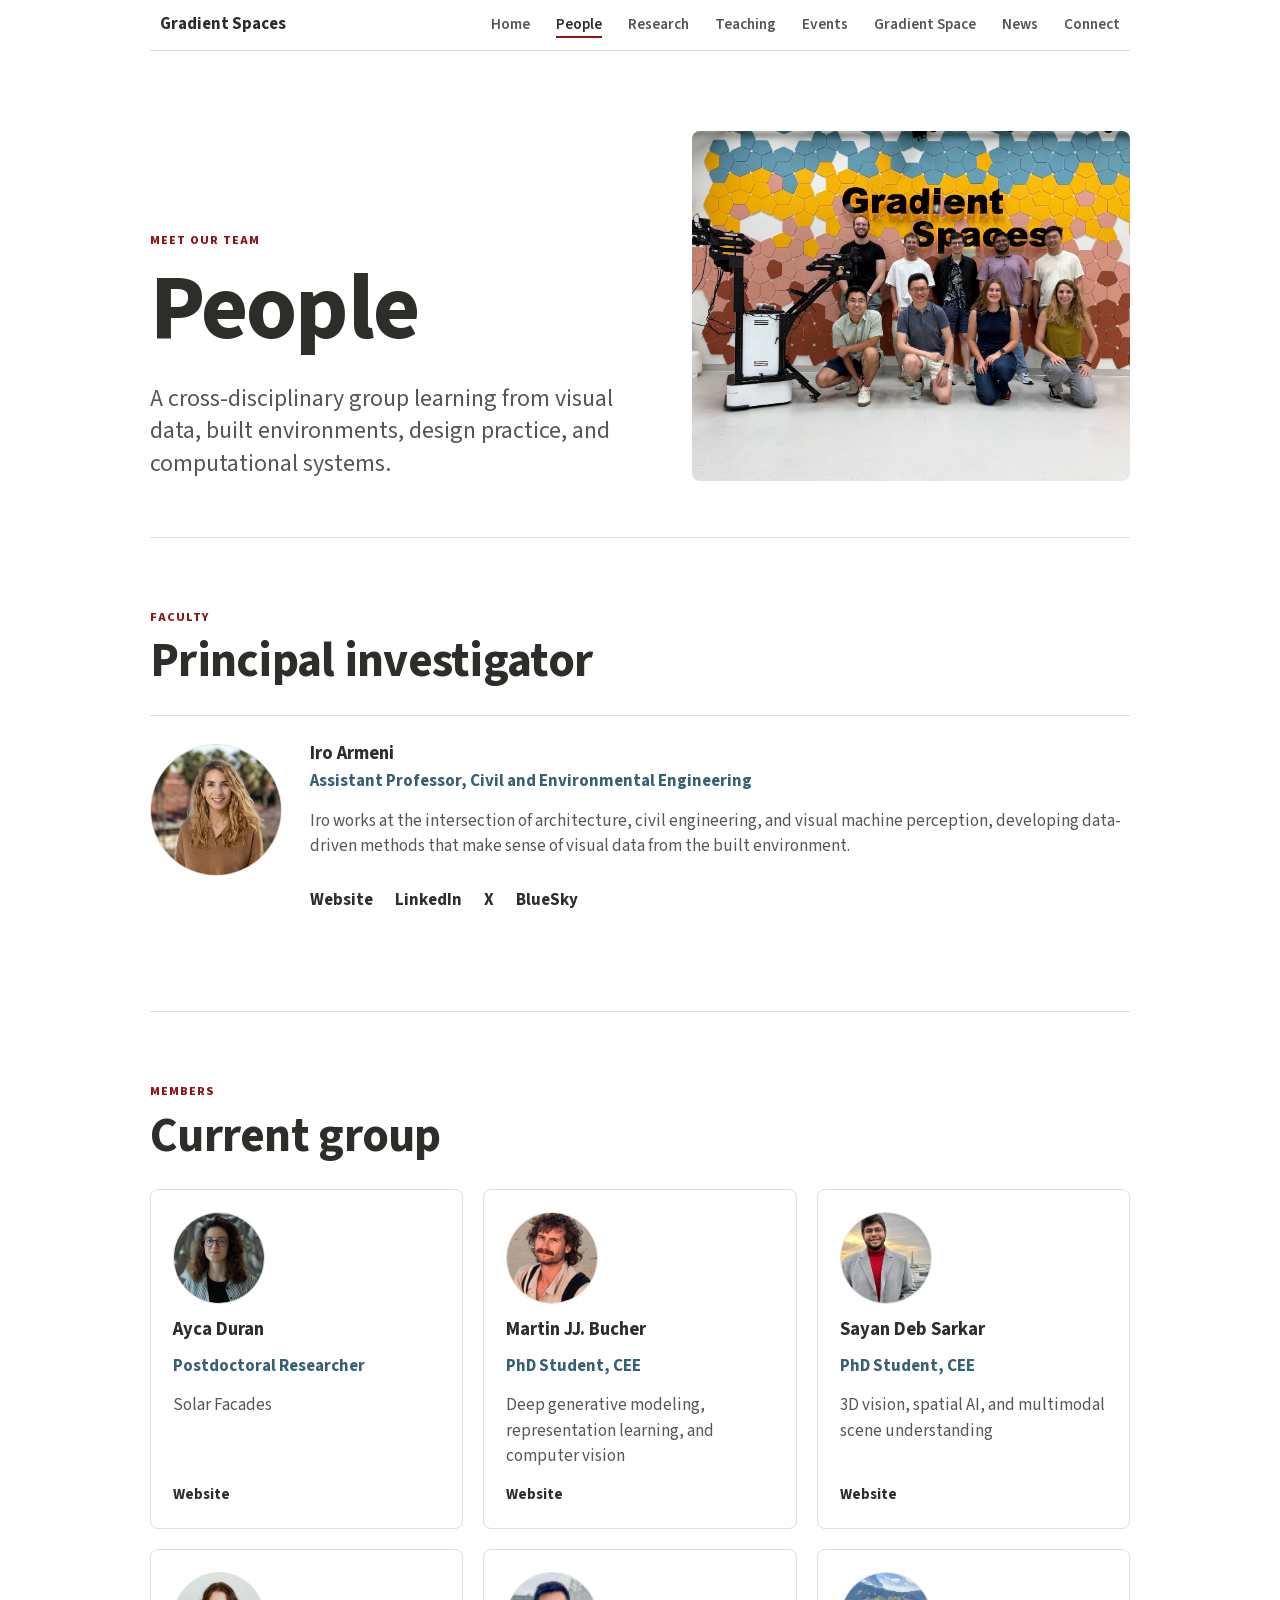
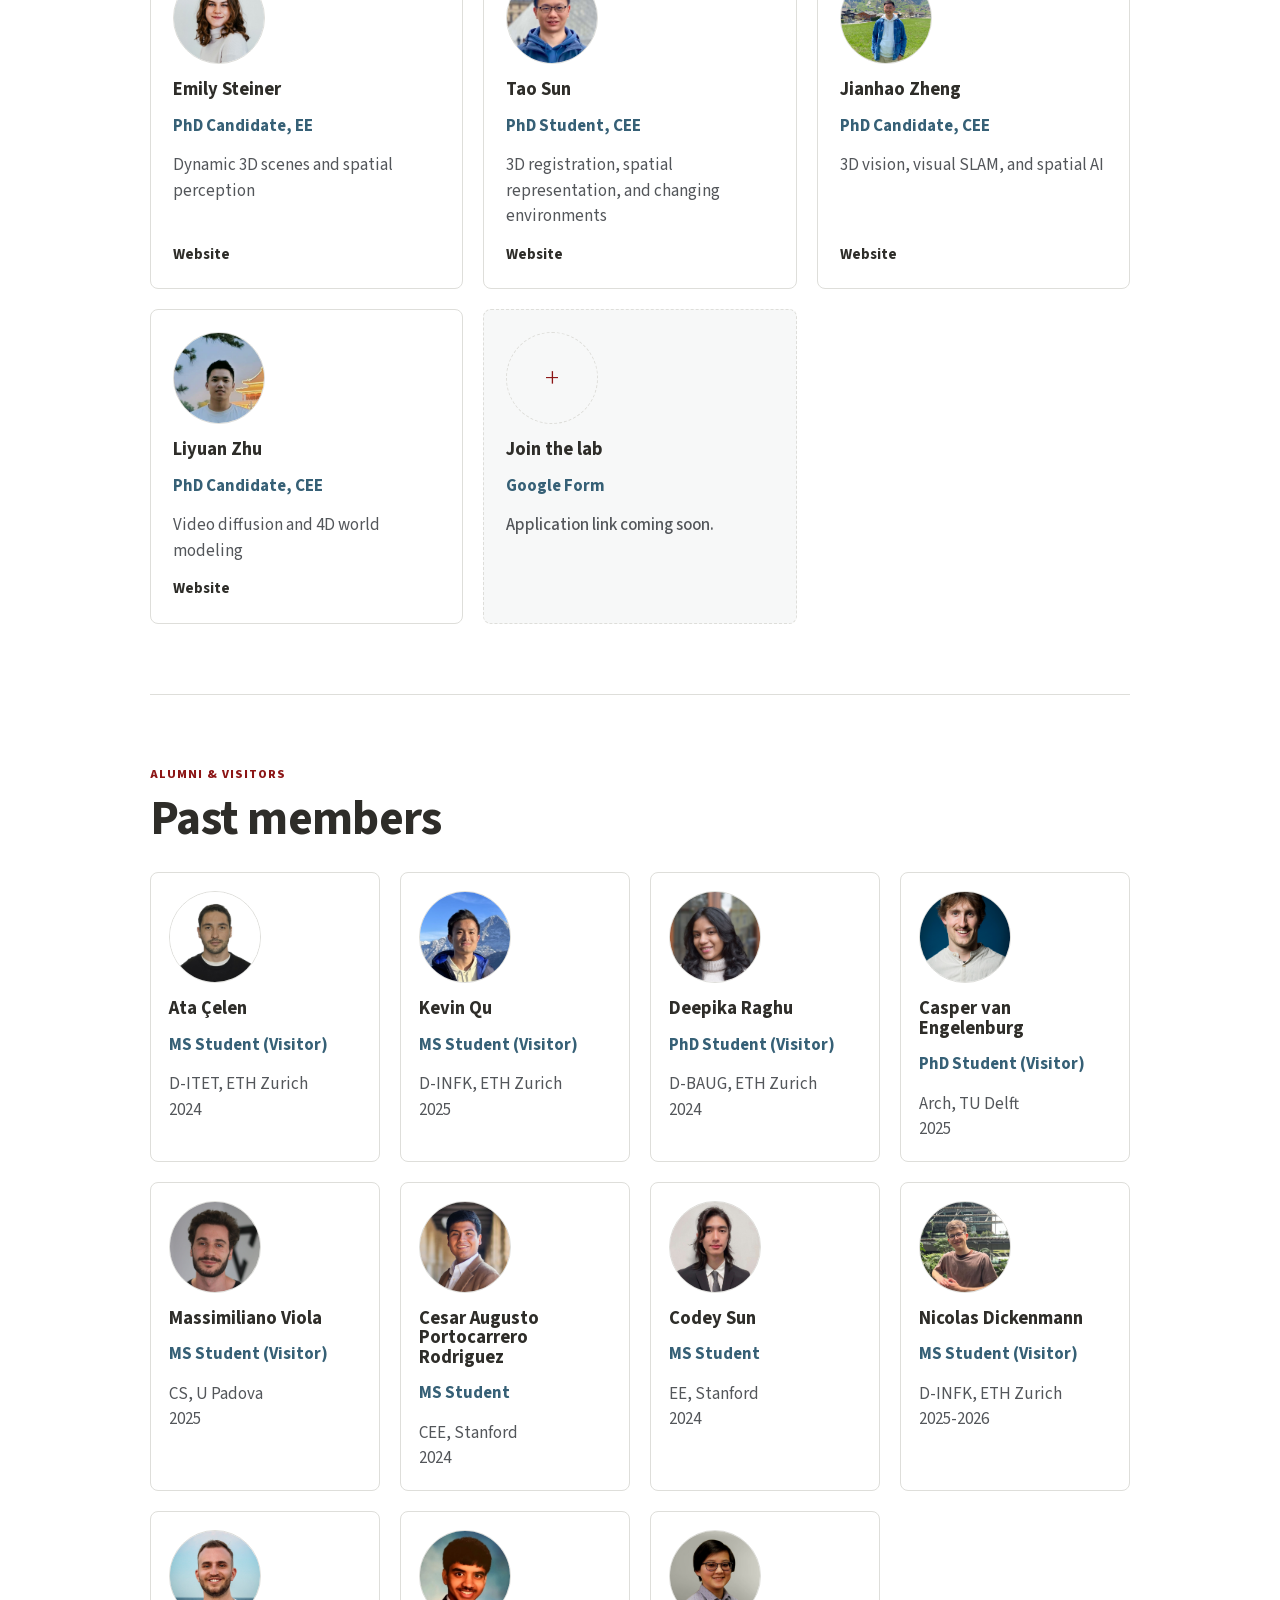
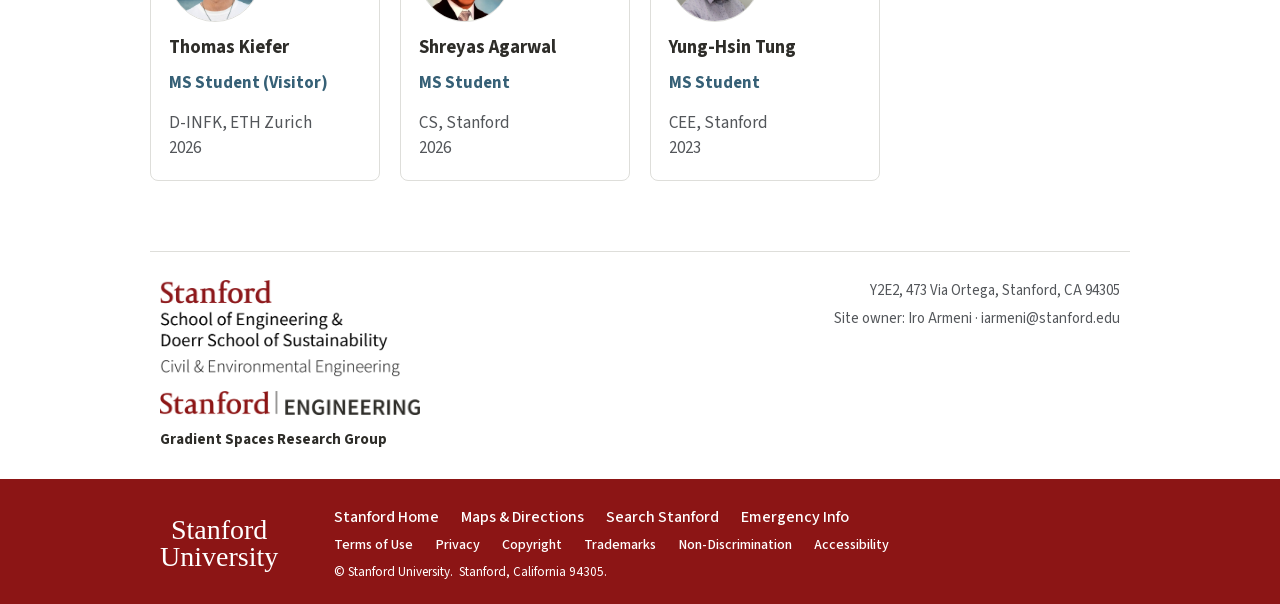
<file: people.html>
<!doctype html>
<html lang="en">
  <head>
    <meta charset="utf-8">
    <meta name="viewport" content="width=device-width, initial-scale=1">
    <meta
      name="description"
      content="People in the Gradient Spaces Lab at Stanford."
    >
    <title>People | Gradient Spaces Lab</title>
    <meta property="og:title" content="People | Gradient Spaces Lab">
    <meta property="og:description" content="People in the Gradient Spaces Lab at Stanford.">
    <meta property="og:type" content="website">
    <meta property="og:url" content="https://gradientspaces.github.io/people.html">
    <meta property="og:image" content="https://gradientspaces.github.io/assets/images/group-photo.jpg">
    <link rel="canonical" href="https://gradientspaces.github.io/people.html">
    <link rel="icon" type="image/png" href="assets/images/GradientSpacesLogo.png">
    <link rel="apple-touch-icon" href="assets/images/GradientSpacesLogo.png">
    <link rel="stylesheet" href="styles.css?v=20260925">
  </head>
  <body>
    <header class="site-header">
      <a class="brand" href="index.html">Gradient Spaces</a>
      <button class="nav-toggle" type="button" aria-expanded="false" aria-controls="site-nav" title="Open navigation">
        <span class="sr-only">Menu</span>
        <span aria-hidden="true"></span>
        <span aria-hidden="true"></span>
        <span aria-hidden="true"></span>
      </button>
      <nav class="site-nav" id="site-nav" aria-label="Main navigation">
        <a href="index.html">Home</a>
        <a class="active" href="people.html">People</a>
        <a href="research.html">Research</a>
        <a href="teaching.html">Teaching</a>
        <a href="events.html">Events</a>
        <a href="gradient-space.html">Gradient Space</a>
        <a href="index.html#news">News</a>
        <a href="index.html#connect">Connect</a>
      </nav>
    </header>

    <main>
      <section class="page-hero">
        <div>
          <p class="eyebrow">Meet Our Team</p>
          <h1>People</h1>
          <p class="lead">
            A cross-disciplinary group learning from visual data, built environments, design practice,
            and computational systems.
          </p>
        </div>
        <img
          src="assets/images/carousel/group-photo-2026-indoors.jpeg"
          alt="Gradient Spaces group photo"
        >
      </section>

      <section class="section" aria-labelledby="faculty-title">
        <div class="section-heading">
          <p class="section-kicker">Faculty</p>
          <h2 id="faculty-title">Principal investigator</h2>
        </div>
        <div id="faculty-list"></div>
      </section>

      <section class="section" aria-labelledby="members-title">
        <div class="section-heading">
          <div>
            <p class="section-kicker">Members</p>
            <h2 id="members-title">Current group</h2>
          </div>
        </div>

        <div class="people-grid" id="current-people"></div>
      </section>

      <section class="section" aria-labelledby="alumni-title">
        <div class="section-heading">
          <p class="section-kicker">Alumni &amp; Visitors</p>
          <h2 id="alumni-title">Past members</h2>
        </div>
        <div class="people-grid compact-people-grid" id="alumni-list"></div>
      </section>
    </main>

    <footer class="site-footer">
      <div class="footer-identity">
        <a href="https://cee.stanford.edu/" aria-label="Stanford Civil and Environmental Engineering">
          <img src="assets/images/stanford-cee-lockup.png" alt="Stanford University — Civil &amp; Environmental Engineering">
        </a>
        <a class="footer-soe-logo" href="https://engineering.stanford.edu/">
          <img src="assets/images/stanford-engineering-logo.png" alt="Stanford Engineering" width="1080" height="101">
        </a>
        <p>Gradient Spaces Research Group</p>
      </div>
      <div class="footer-meta">
        <p>Y2E2, 473 Via Ortega, Stanford, CA 94305</p>
        <p>Site owner: Iro Armeni · iarmeni@stanford.edu</p>
        <p class="footer-accessibility"><a href="https://www.stanford.edu/site/accessibility">Accessibility</a></p>
      </div>
    </footer>

    <script src="data.js?v=20260925"></script>
    <script src="script.js?v=20260925"></script>
  </body>
</html>
</file>
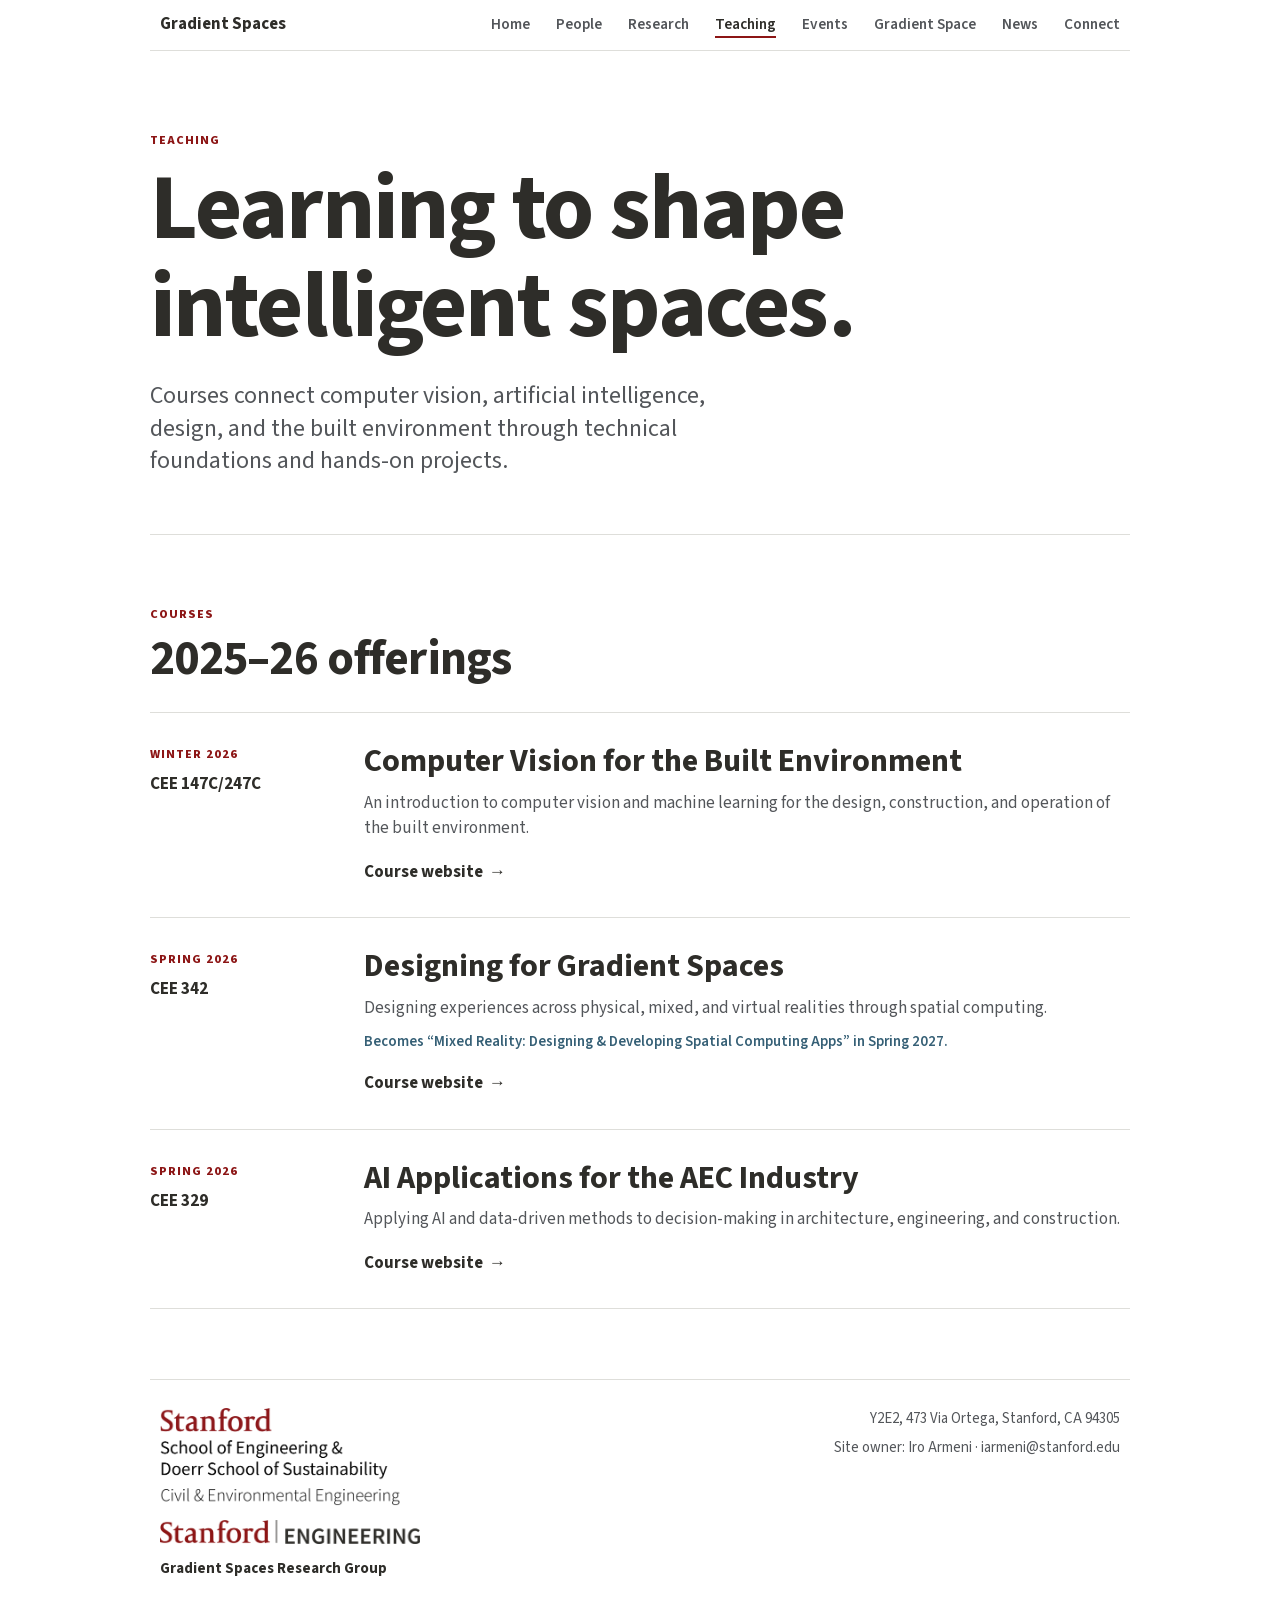
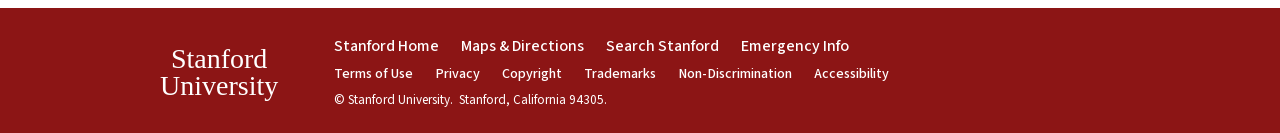
<file: teaching.html>
<!doctype html>
<html lang="en">
  <head>
    <meta charset="utf-8">
    <meta name="viewport" content="width=device-width, initial-scale=1">
    <meta
      name="description"
      content="Courses taught by the Gradient Spaces Lab at Stanford."
    >
    <title>Teaching | Gradient Spaces Lab</title>
    <meta property="og:title" content="Teaching | Gradient Spaces Lab">
    <meta property="og:description" content="Courses taught by the Gradient Spaces Lab at Stanford.">
    <meta property="og:type" content="website">
    <meta property="og:url" content="https://gradientspaces.github.io/teaching.html">
    <meta property="og:image" content="https://gradientspaces.github.io/assets/images/GradientSpacesLogo.png">
    <link rel="canonical" href="https://gradientspaces.github.io/teaching.html">
    <link rel="icon" type="image/png" href="assets/images/GradientSpacesLogo.png">
    <link rel="apple-touch-icon" href="assets/images/GradientSpacesLogo.png">
    <link rel="stylesheet" href="styles.css?v=20260925">
  </head>
  <body>
    <header class="site-header">
      <a class="brand" href="index.html">Gradient Spaces</a>
      <button class="nav-toggle" type="button" aria-expanded="false" aria-controls="site-nav" title="Open navigation">
        <span class="sr-only">Menu</span>
        <span aria-hidden="true"></span>
        <span aria-hidden="true"></span>
        <span aria-hidden="true"></span>
      </button>
      <nav class="site-nav" id="site-nav" aria-label="Main navigation">
        <a href="index.html">Home</a>
        <a href="people.html">People</a>
        <a href="research.html">Research</a>
        <a class="active" href="teaching.html">Teaching</a>
        <a href="events.html">Events</a>
        <a href="gradient-space.html">Gradient Space</a>
        <a href="index.html#news">News</a>
        <a href="index.html#connect">Connect</a>
      </nav>
    </header>

    <main>
      <section class="page-hero teaching-hero">
        <div>
          <p class="eyebrow">Teaching</p>
          <h1>Learning to shape intelligent spaces.</h1>
          <p class="lead">
            Courses connect computer vision, artificial intelligence, design, and the built environment
            through technical foundations and hands-on projects.
          </p>
        </div>
      </section>

      <section class="section" aria-labelledby="courses-title">
        <div class="section-heading">
          <p class="section-kicker">Courses</p>
          <h2 id="courses-title">2025–26 offerings</h2>
        </div>
        <div class="course-list">
          <article class="course-card">
            <div class="course-meta">
              <p class="tag">Winter 2026</p>
              <p>CEE 147C/247C</p>
            </div>
            <div>
              <h3>Computer Vision for the Built Environment</h3>
              <p>An introduction to computer vision and machine learning for the design, construction, and operation of the built environment.</p>
              <a class="text-link" href="computer-vision-built-environment.html">Course website</a>
            </div>
          </article>
          <article class="course-card">
            <div class="course-meta">
              <p class="tag">Spring 2026</p>
              <p>CEE 342</p>
            </div>
            <div>
              <h3>Designing for Gradient Spaces</h3>
              <p>Designing experiences across physical, mixed, and virtual realities through spatial computing.</p>
              <p class="course-note">Becomes “Mixed Reality: Designing &amp; Developing Spatial Computing Apps” in Spring 2027.</p>
              <a class="text-link" href="designing-gradient-spaces.html">Course website</a>
            </div>
          </article>
          <article class="course-card">
            <div class="course-meta">
              <p class="tag">Spring 2026</p>
              <p>CEE 329</p>
            </div>
            <div>
              <h3>AI Applications for the AEC Industry</h3>
              <p>Applying AI and data-driven methods to decision-making in architecture, engineering, and construction.</p>
              <a class="text-link" href="ai4aec.html">Course website</a>
            </div>
          </article>
        </div>
      </section>
    </main>

    <footer class="site-footer">
      <div class="footer-identity">
        <a href="https://cee.stanford.edu/" aria-label="Stanford Civil and Environmental Engineering">
          <img src="assets/images/stanford-cee-lockup.png" alt="Stanford University — Civil &amp; Environmental Engineering">
        </a>
        <a class="footer-soe-logo" href="https://engineering.stanford.edu/">
          <img src="assets/images/stanford-engineering-logo.png" alt="Stanford Engineering" width="1080" height="101">
        </a>
        <p>Gradient Spaces Research Group</p>
      </div>
      <div class="footer-meta">
        <p>Y2E2, 473 Via Ortega, Stanford, CA 94305</p>
        <p>Site owner: Iro Armeni · iarmeni@stanford.edu</p>
        <p class="footer-accessibility"><a href="https://www.stanford.edu/site/accessibility">Accessibility</a></p>
      </div>
    </footer>

    <script src="script.js?v=20260925"></script>
  </body>
</html>
</file>
<file: styles.css>
/* Source Sans 3 (SIL Open Font License), self-hosted from Google Fonts. */

@font-face {
  font-family: "Source Sans 3";
  font-style: italic;
  font-weight: 200 900;
  font-display: swap;
  src: url("assets/fonts/source-sans-3-latin-ext-italic.woff2") format("woff2");
  unicode-range: U+0100-02BA, U+02BD-02C5, U+02C7-02CC, U+02CE-02D7, U+02DD-02FF, U+0304, U+0308, U+0329, U+1D00-1DBF, U+1E00-1E9F, U+1EF2-1EFF, U+2020, U+20A0-20AB, U+20AD-20C0, U+2113, U+2C60-2C7F, U+A720-A7FF;
}

@font-face {
  font-family: "Source Sans 3";
  font-style: italic;
  font-weight: 200 900;
  font-display: swap;
  src: url("assets/fonts/source-sans-3-latin-italic.woff2") format("woff2");
  unicode-range: U+0000-00FF, U+0131, U+0152-0153, U+02BB-02BC, U+02C6, U+02DA, U+02DC, U+0304, U+0308, U+0329, U+2000-206F, U+20AC, U+2122, U+2191, U+2193, U+2212, U+2215, U+FEFF, U+FFFD;
}

@font-face {
  font-family: "Source Sans 3";
  font-style: normal;
  font-weight: 200 900;
  font-display: swap;
  src: url("assets/fonts/source-sans-3-latin-ext-normal.woff2") format("woff2");
  unicode-range: U+0100-02BA, U+02BD-02C5, U+02C7-02CC, U+02CE-02D7, U+02DD-02FF, U+0304, U+0308, U+0329, U+1D00-1DBF, U+1E00-1E9F, U+1EF2-1EFF, U+2020, U+20A0-20AB, U+20AD-20C0, U+2113, U+2C60-2C7F, U+A720-A7FF;
}

@font-face {
  font-family: "Source Sans 3";
  font-style: normal;
  font-weight: 200 900;
  font-display: swap;
  src: url("assets/fonts/source-sans-3-latin-normal.woff2") format("woff2");
  unicode-range: U+0000-00FF, U+0131, U+0152-0153, U+02BB-02BC, U+02C6, U+02DA, U+02DC, U+0304, U+0308, U+0329, U+2000-206F, U+20AC, U+2122, U+2191, U+2193, U+2212, U+2215, U+FEFF, U+FFFD;
}

:root {
  --stanford-red: rgb(140, 21, 21);
  --stanford-red-dark: rgb(130, 0, 0);
  --ink: rgb(46, 45, 41);
  --muted: rgb(83, 86, 90);
  --line: rgb(222, 222, 218);
  --paper: rgb(255, 255, 255);
  --soft: rgb(247, 248, 248);
  --blue: rgb(54, 96, 118);
  --green: rgb(56, 111, 94);
  --max-width: 980px;
}

* {
  box-sizing: border-box;
}

html {
  scroll-behavior: smooth;
  scroll-padding-top: 84px;
}

body {
  margin: 0;
  background: var(--paper);
  color: var(--muted);
  font-family: "Source Sans 3", "Source Sans Pro", -apple-system, BlinkMacSystemFont, "Segoe UI", sans-serif;
  font-size: 17px;
  line-height: 1.5;
  -webkit-font-smoothing: antialiased;
}

img {
  display: block;
  max-width: 100%;
  height: auto;
}

a {
  color: var(--ink);
  text-decoration: none;
  font-weight: 500;
  transition: color 0.15s ease;
}

a:hover,
a:focus-visible {
  color: var(--stanford-red);
  text-decoration: underline;
  text-underline-offset: 0.18em;
}

/* Links inside running text are underlined so they don't rely on color alone. */
p a:not(.strong-link):not(.text-link),
li a:not(.strong-link):not(.text-link),
dd a:not(.strong-link):not(.text-link),
td a:not(.strong-link):not(.text-link),
figcaption a {
  text-decoration: underline;
  text-decoration-thickness: 1px;
  text-underline-offset: 0.18em;
}

p a:not(.strong-link):not(.text-link):hover,
li a:not(.strong-link):not(.text-link):hover,
dd a:not(.strong-link):not(.text-link):hover,
td a:not(.strong-link):not(.text-link):hover,
figcaption a:hover {
  text-decoration-thickness: 2px;
}

::selection {
  background: var(--stanford-red);
  color: var(--paper);
}

:focus-visible {
  outline: 2px solid var(--stanford-red);
  outline-offset: 3px;
}

h1,
h2,
h3,
h4,
p {
  margin: 0;
}

h1,
h2,
h3,
h4 {
  color: var(--ink);
  line-height: 1.05;
}

h2 {
  font-size: clamp(2rem, 5vw, 3rem);
  max-width: 760px;
  letter-spacing: -0.015em;
  text-wrap: balance;
}

h3 {
  font-size: 1.16rem;
}

h4 {
  font-size: 1rem;
}

.sr-only {
  position: absolute;
  width: 1px;
  height: 1px;
  padding: 0;
  margin: -1px;
  overflow: hidden;
  clip: rect(0, 0, 0, 0);
  white-space: nowrap;
  border: 0;
}

.site-header {
  position: sticky;
  top: 0;
  z-index: 20;
  width: min(var(--max-width), calc(100% - 32px));
  margin: 0 auto;
  padding: 12px 10px;
  display: flex;
  align-items: center;
  justify-content: space-between;
  gap: 24px;
  border-bottom: 1px solid var(--line);
  background: rgba(255, 255, 255, 0.82);
  backdrop-filter: blur(12px);
}

.brand {
  color: var(--ink);
  font-weight: 700;
  white-space: nowrap;
}

.site-nav {
  display: flex;
  align-items: center;
  gap: 26px;
  font-size: 0.95rem;
}

.site-nav a {
  color: var(--muted);
  font-weight: 600;
}

.site-nav a.active {
  color: var(--ink);
  text-decoration: underline;
  text-decoration-color: var(--stanford-red);
  text-decoration-thickness: 2px;
  text-underline-offset: 7px;
}

.nav-toggle {
  display: none;
  width: 38px;
  height: 38px;
  padding: 9px;
  border: 1px solid var(--line);
  border-radius: 8px;
  background: var(--paper);
}

.nav-toggle span:not(.sr-only) {
  display: block;
  height: 2px;
  margin: 4px 0;
  background: var(--ink);
}

main {
  width: min(var(--max-width), calc(100% - 32px));
  margin: 0 auto;
}

.hero {
  min-height: min(calc(100vh - 56px), 840px); /* caps how tall it can force itself to be */
  display: grid;
  grid-template-columns: minmax(0, 0.9fr) minmax(280px, 0.8fr);
  align-items: start;
  gap: 44px;
  padding: 64px 0 40px;
}

.hero h1 {
  margin-top: 16px;
  font-size: clamp(3.4rem, 9vw, 5.8rem);
  font-weight: 800;
  letter-spacing: -0.02em;
  line-height: 1;
}

.hero h1 span {
  display: block;
}

.hero-logo {
  width: min(330px, 80%);
  margin: -28px 0 -10px;
  justify-self: center;
}

.hero-visual {
  display: grid;
  align-content: start;
}

.eyebrow,
.section-kicker,
.tag {
  color: var(--stanford-red);
  font-size: 0.78rem;
  font-weight: 800;
  letter-spacing: 0.08em;
  text-transform: uppercase;
}

.lead {
  max-width: 560px;
  margin-top: 24px;
  color: var(--muted);
  font-size: clamp(1.18rem, 2.4vw, 1.5rem);
  line-height: 1.36;
  text-wrap: pretty;
}

.hero-actions,
.profile-links {
  display: flex;
  flex-wrap: wrap;
  gap: 22px;
  margin-top: 28px;
}

.project-card .profile-links,
.publication-row .profile-links,
.person-card .profile-links,
.resource-item .profile-links {
  gap: 14px;
  margin-top: 14px;
  font-size: 0.94rem;
}

.project-card .profile-links,
.person-card .profile-links {
  margin-top: auto;
  padding-top: 14px;
}

.strong-link,
.profile-links a,
.text-link {
  color: var(--ink);
  font-weight: 700;
}

.strong-link::after,
.text-link::after {
  content: "→";
  display: inline-block;
  margin-left: 6px;
  transition: transform 0.2s ease;
}

.strong-link:hover::after,
.text-link:hover::after {
  transform: translateX(4px);
}

.hero-media,
.photo-gallery {
  position: relative;
}

.hero-media img {
  width: 100%;
  aspect-ratio: 4 / 5;
  object-fit: cover;
  border-radius: 8px;
  filter: saturate(0.9) contrast(1.03);
}

.hero-media::before {
  content: "";
  position: absolute;
  inset: 18px -18px -18px 18px;
  border: 1px solid var(--line);
  border-radius: 8px;
  z-index: -1;
}

.hero-media figcaption {
  margin-top: 10px;
  color: var(--muted);
  font-size: 0.9rem;
}

.gallery-stage {
  position: relative;
  aspect-ratio: 4 / 3;
}

.gallery-slide {
  position: absolute;
  inset: 0;
  display: grid;
  grid-template-rows: 1fr auto;
  gap: 10px;
  margin: 0;
  opacity: 0;
  visibility: hidden;
  transition: opacity 0.45s ease, visibility 0.45s ease;
}

.gallery-slide.is-active {
  opacity: 1;
  visibility: visible;
}

.gallery-slide img,
.photo-placeholder {
  width: 100%;
  height: 100%;
  min-height: 0;
  border-radius: 8px;
}

.gallery-slide img {
  object-fit: cover;
  filter: saturate(0.9) contrast(1.03);
}

.gallery-slide figcaption {
  min-height: 1.5em;
  color: var(--muted);
  font-size: 0.9rem;
}

.photo-placeholder {
  position: relative;
  isolation: isolate;
  overflow: hidden;
  display: grid;
  place-content: center;
  gap: 4px;
  padding: 28px;
  border: 1px solid rgba(46, 45, 41, 0.08);
  color: var(--ink);
  text-align: center;
}

.photo-placeholder::before,
.photo-placeholder::after {
  content: "";
  position: absolute;
  z-index: -1;
  width: 54%;
  aspect-ratio: 1;
  border-radius: 50%;
  opacity: 0.55;
  filter: blur(1px);
}

.photo-placeholder::before {
  top: -18%;
  left: -12%;
  background: rgba(117, 161, 184, 0.42);
}

.photo-placeholder::after {
  right: -12%;
  bottom: -20%;
  background: rgba(244, 197, 75, 0.48);
}

.lunch-placeholder {
  background: linear-gradient(145deg, rgb(252, 247, 232), rgb(238, 245, 245));
}

.outing-placeholder {
  background: linear-gradient(145deg, rgb(238, 245, 245), rgb(249, 236, 230));
}

.outing-placeholder::before {
  background: rgba(56, 111, 94, 0.38);
}

.outing-placeholder::after {
  background: rgba(151, 78, 49, 0.34);
}

.photo-placeholder span {
  color: var(--ink);
  font-size: clamp(1.7rem, 4vw, 2.6rem);
  font-weight: 800;
  letter-spacing: -0.02em;
}

.photo-placeholder small {
  color: var(--muted);
  font-size: 0.78rem;
  font-weight: 800;
  letter-spacing: 0.08em;
  text-transform: uppercase;
}

.gallery-controls {
  display: flex;
  align-items: center;
  justify-content: flex-end;
  gap: 10px;
  margin-top: 16px;
}

.gallery-controls button {
  border: 1px solid var(--line);
  background: var(--paper);
  color: var(--ink);
  cursor: pointer;
}

.gallery-controls button:hover,
.gallery-controls button:focus-visible {
  border-color: var(--stanford-red);
  color: var(--stanford-red);
}

.gallery-arrow {
  display: grid;
  place-items: center;
  width: 34px;
  height: 34px;
  border-radius: 50%;
  font-size: 1rem;
}

.gallery-pause {
  min-width: 62px;
  height: 34px;
  padding: 0 10px;
  border-radius: 17px;
  font: inherit;
  font-size: 0.78rem;
  font-weight: 700;
}

.gallery-dots {
  display: flex;
  gap: 6px;
}

.gallery-controls .gallery-dot {
  width: 9px;
  height: 9px;
  padding: 0;
  border: 0;
  border-radius: 50%;
  background: var(--line);
}

.gallery-controls .gallery-dot.is-active {
  background: var(--stanford-red);
}

.section {
  padding: 70px 0;
  border-top: 1px solid var(--line);
}

.split-intro {
  display: grid;
  grid-template-columns: minmax(220px, 0.65fr) minmax(0, 1fr);
  gap: 48px;
}

.body-copy {
  display: grid;
  gap: 18px;
  color: var(--muted);
  font-size: 1.08rem;
}

.section-heading {
  margin-bottom: 28px;
}

.section-heading h2 {
  margin-top: 10px;
}

.inline-heading {
  display: flex;
  align-items: end;
  justify-content: space-between;
  gap: 24px;
}

.news-list,
.project-list {
  display: grid;
  gap: 0;
  border-top: 1px solid var(--line);
}

.news-item {
  display: grid;
  grid-template-columns: 110px minmax(0, 1fr);
  gap: 28px;
  padding: 24px 0;
  border-bottom: 1px solid var(--line);
}

.news-item time {
  color: var(--stanford-red);
  font-weight: 800;
  font-variant-numeric: tabular-nums;
}

.news-item h3 {
  margin-bottom: 8px;
}

.project-grid {
  display: grid;
  grid-template-columns: repeat(3, minmax(0, 1fr));
  gap: 22px;
}

.project-card {
  position: relative;
  overflow: hidden;
  border: 1px solid var(--line);
  border-radius: 8px;
  background: var(--paper);
  display: flex;
  flex-direction: column;
  transition: border-color 0.25s ease, box-shadow 0.25s ease, transform 0.25s ease;
}

.card-link-overlay {
  position: absolute;
  inset: 0;
  z-index: 1;
}

.project-card .profile-links {
  position: relative;
  z-index: 2;
}

.project-card:hover {
  transform: translateY(-3px);
  border-color: rgb(198, 198, 192);
  box-shadow: 0 12px 28px rgba(46, 45, 41, 0.09);
}

.project-card img,
.project-card video,
.project-card canvas {
  display: block;
  width: 100%;
  aspect-ratio: 16 / 10;
  object-fit: cover;
  transition: transform 0.4s ease;
}

.project-card:hover img,
.project-card:hover video,
.project-card:hover canvas {
  transform: scale(1.025);
}

.project-card > div {
  padding: 18px;
  display: flex;
  flex-direction: column;
  flex: 1;
}

.project-card h3,
.research-row h3,
.publication-row h3 {
  margin: 8px 0 10px;
}

.project-card h3 {
  min-height: 5.25em;
}

.connect-band {
  display: grid;
  grid-template-columns: minmax(240px, 0.7fr) minmax(0, 1fr);
  gap: 44px;
  align-items: start;
}

.link-columns {
  display: grid;
  grid-template-columns: repeat(2, minmax(0, 1fr));
  gap: 12px 26px;
}

.link-columns a {
  padding-bottom: 10px;
  border-bottom: 1px solid var(--line);
  font-weight: 700;
  transition: color 0.15s ease, border-color 0.2s ease;
}

.link-columns a:hover,
.link-columns a:focus-visible {
  text-decoration: none;
  border-bottom-color: var(--stanford-red);
}

.site-footer {
  width: min(var(--max-width), calc(100% - 32px));
  margin: 0 auto;
  padding: 28px 10px 48px;
  border-top: 1px solid var(--line);
  color: var(--muted);
  font-size: 0.93rem;
  display: flex;
  flex-wrap: wrap;
  justify-content: space-between;
  gap: 8px 24px;
}

.footer-identity {
  display: grid;
  gap: 14px;
}

.footer-identity a {
  width: min(240px, 72vw);
}

.footer-identity img {
  width: 100%;
}

.footer-identity .footer-soe-logo {
  width: min(260px, 72vw);
}

.footer-identity p {
  color: var(--ink);
  font-weight: 700;
}

.footer-meta {
  display: grid;
  align-content: start;
  gap: 6px;
  text-align: right;
}

.page-hero {
  padding: 80px 0 56px;
  display: grid;
  grid-template-columns: minmax(0, 0.8fr) minmax(260px, 0.7fr);
  gap: 42px;
  align-items: end;
}

.page-hero h1 {
  margin-top: 12px;
  font-size: clamp(3.2rem, 8vw, 5.8rem);
  max-width: 780px;
  letter-spacing: -0.02em;
  text-wrap: balance;
}

.page-hero img {
  width: 100%;
  aspect-ratio: 5 / 4;
  object-fit: cover;
  border-radius: 8px;
}

.equipment-grid {
  display: grid;
  grid-template-columns: repeat(auto-fit, minmax(min(100%, 340px), 1fr));
  gap: 20px;
}

.equipment-card {
  padding: 24px;
  border: 1px solid var(--line);
  border-radius: 8px;
  background: var(--paper);
}

.equipment-card ul {
  display: grid;
  gap: 10px;
  margin: 14px 0 0;
  padding: 0;
  list-style: none;
}

.equipment-card li {
  display: flex;
  justify-content: space-between;
  gap: 12px;
  color: var(--ink);
}

.equipment-card li span {
  color: var(--muted);
  font-weight: 700;
  white-space: nowrap;
}

.research-hero {
  display: block;
  max-width: 820px;
}

.teaching-hero {
  display: block;
  max-width: 860px;
}

.profile-feature {
  display: grid;
  grid-template-columns: 132px minmax(0, 1fr);
  gap: 28px;
  align-items: start;
  padding: 28px 0;
  border-top: 1px solid var(--line);
  /* border-bottom: 1px solid var(--line); */
}

.role {
  margin: 6px 0 14px;
  color: var(--blue);
  font-weight: 700;
}

.avatar {
  display: grid;
  place-items: center;
  width: 72px;
  aspect-ratio: 1;
  border-radius: 50%;
  background: var(--soft);
  border: 1px solid var(--line);
  color: var(--ink);
  font-weight: 800;
}

.avatar.large,
.portrait.large {
  width: 132px;
  font-size: 2rem;
}

.portrait {
  width: 92px;
  aspect-ratio: 1;
  overflow: hidden;
  border: 1px solid var(--line);
  border-radius: 50%;
  background: var(--soft);
}

.portrait img {
  width: 100%;
  height: 100%;
  object-fit: cover;
}

.people-grid,
.theme-grid {
  display: grid;
  grid-template-columns: repeat(3, minmax(0, 1fr));
  gap: 20px;
}

.theme-grid {
  grid-template-columns: repeat(2, minmax(0, 1fr));
}

.compact-people-grid {
  grid-template-columns: repeat(4, minmax(0, 1fr));
}

.person-card,
.theme-button {
  padding: 22px;
  border: 1px solid var(--line);
  border-radius: 8px;
  background: var(--paper);
  transition: border-color 0.25s ease, box-shadow 0.25s ease;
}

.person-card {
  display: flex;
  flex-direction: column;
}

.person-card.is-linked,
.profile-feature.is-linked {
  animation: linked-card 2.4s ease-out;
}

@keyframes linked-card {
  0%,
  40% {
    box-shadow: 0 0 0 3px var(--stanford-red);
  }

  100% {
    box-shadow: 0 0 0 3px transparent;
  }
}

.person-card:hover,
.theme-button:hover,
.theme-button:focus-visible,
.theme-button[aria-expanded="true"] {
  border-color: rgb(198, 198, 192);
  box-shadow: 0 8px 20px rgba(46, 45, 41, 0.06);
}

.alumni-card {
  padding: 18px;
}

.person-card h3,
.theme-button h3 {
  margin: 16px 0 8px;
}

.join-card {
  border-style: dashed;
  background: var(--soft);
  color: var(--muted);
  text-decoration: none;
}

.join-card:hover,
.join-card:focus-visible {
  text-decoration: none;
}

.join-card[aria-disabled="true"] {
  cursor: default;
}

.join-portrait {
  display: grid;
  place-items: center;
  border-style: dashed;
  background: transparent;
  color: var(--stanford-red);
  font-size: 1.8rem;
  font-weight: 300;
}

.theme-button {
  position: relative;
  width: 100%;
  color: var(--muted);
  font: inherit;
  text-align: left;
  cursor: pointer;
}

.theme-button[aria-expanded="true"] {
  border-color: var(--stanford-red);
  background: rgb(253, 248, 247);
}

.theme-button p {
  margin-right: 20px;
}

.theme-toggle {
  position: absolute;
  top: 14px;
  right: 16px;
  color: var(--stanford-red);
  font-size: 1.35rem;
  line-height: 1;
}

.theme-papers {
  margin-top: 20px;
  padding: 10px 24px 4px;
  border-left: 3px solid var(--stanford-red);
  background: var(--soft);
}

.theme-papers[hidden] {
  display: none;
}

.theme-papers-heading {
  display: flex;
  align-items: baseline;
  justify-content: space-between;
  gap: 20px;
  padding: 14px 0 10px;
}

.theme-papers-heading p {
  flex: none;
  color: var(--muted);
  font-size: 0.85rem;
}

.theme-paper {
  display: grid;
  grid-template-columns: minmax(0, 1fr) auto;
  gap: 24px;
  padding: 18px 0;
  border-top: 1px solid var(--line);
}

.theme-paper h4 {
  margin-bottom: 7px;
}

.theme-paper p {
  font-size: 0.92rem;
}

.theme-paper .profile-links {
  align-content: start;
  justify-content: flex-end;
  margin-top: 0;
  font-size: 0.88rem;
}

.course-list {
  display: grid;
  border-top: 1px solid var(--line);
}

.course-card {
  display: grid;
  grid-template-columns: 180px minmax(0, 1fr);
  gap: 34px;
  padding: 32px 0;
  border-bottom: 1px solid var(--line);
}

.course-card h3 {
  margin-bottom: 12px;
  font-size: clamp(1.45rem, 3vw, 2rem);
}

.course-card .text-link {
  display: inline-block;
  margin-top: 18px;
}

.course-meta {
  display: grid;
  align-content: start;
  gap: 8px;
  color: var(--ink);
  font-weight: 700;
}

.course-note {
  margin-top: 10px;
  color: var(--blue);
  font-size: 0.92rem;
  font-weight: 600;
}

.detail-line {
  margin-top: 12px;
  color: var(--muted);
  font-size: 0.92rem;
}

.research-row {
  display: grid;
  grid-template-columns: 260px minmax(0, 1fr);
  gap: 24px;
  padding: 28px 0;
  border-bottom: 1px solid var(--line);
}

.research-row img {
  width: 100%;
  aspect-ratio: 16 / 10;
  object-fit: cover;
  border-radius: 8px;
}

.publication-row {
  display: grid;
  grid-template-columns: 320px minmax(0, 1fr);
  gap: 24px;
  align-items: start;
  padding: 24px 0;
  border-bottom: 1px solid var(--line);
  transition: background 0.2s ease;
}

.publication-row:hover {
  background: var(--soft);
}

.publication-row h3 {
  font-size: 1.05rem;
}

.publication-row p {
  font-size: 0.95rem;
}

.publication-row .pub-venue {
  font-size: 0.85rem;
}

.publication-row .pub-award {
  font-size: 0.85rem;
}

.publication-row .profile-links {
  font-size: 0.88rem;
}

.publication-row[hidden] {
  display: none;
}

.pub-search {
  display: grid;
  gap: 10px;
  margin-bottom: 20px;
}

.pub-search input {
  width: 100%;
  padding: 12px 16px;
  border: 1px solid var(--line);
  border-radius: 8px;
  background: var(--paper);
  color: var(--ink);
  font: inherit;
  font-size: 1rem;
  transition: border-color 0.2s ease, box-shadow 0.2s ease;
}

.pub-search input:focus {
  outline: none;
  border-color: var(--stanford-red);
  box-shadow: 0 0 0 3px rgba(140, 21, 21, 0.12);
}

.pub-search-status {
  color: var(--muted);
  font-size: 0.9rem;
}

.search-hit {
  padding: 0 1px;
  border-radius: 2px;
  background: rgba(140, 21, 21, 0.12);
  color: var(--stanford-red);
}

.pub-toggle {
  margin-top: 24px;
  padding: 10px 18px;
  border: 1px solid var(--line);
  border-radius: 999px;
  background: var(--paper);
  color: var(--ink);
  font: inherit;
  font-size: 0.92rem;
  font-weight: 700;
  cursor: pointer;
  transition: border-color 0.2s ease, color 0.2s ease;
}

.pub-toggle:hover,
.pub-toggle:focus-visible {
  border-color: var(--stanford-red);
  color: var(--stanford-red);
}

.pub-toggle[hidden] {
  display: none;
}

.pub-media {
  position: relative;
  width: 100%;
  aspect-ratio: 16 / 10;
  overflow: hidden;
  border: 1px solid var(--line);
  border-radius: 8px;
  background: var(--soft);
}

.pub-media img,
.pub-media video,
.pub-media canvas {
  display: block;
  width: 100%;
  height: 100%;
  object-fit: cover;
}

.pub-venue {
  margin-top: 10px;
  color: var(--blue);
  font-size: 0.92rem;
  font-weight: 700;
  font-variant-numeric: tabular-nums;
}

.pub-award {
  color: var(--stanford-red);
  font-size: 0.92rem;
  font-weight: 700;
  font-variant-numeric: tabular-nums;
}

.note {
  max-width: none;
  white-space: nowrap;
  font-style: italic;
  color: var(--muted);
  font-size: 0.9rem;
}

/*.resource-grid {
  display: grid;
  grid-template-columns: minmax(0, 1fr) minmax(0, 1fr);
  gap: 36px;
}

.resource-grid h3 {
  padding-bottom: 12px;
  border-bottom: 1px solid var(--line);
}*/

.resource-item,
.dataset-list {
  padding-top: 18px;
}

.resource-item h3 {
  font-size: 1rem;
}

.dataset-list {
  display: grid;
  grid-template-columns: repeat(auto-fill, minmax(240px, 1fr));
  gap: 20px;
}

.dataset-card {
  display: flex;
  flex-direction: column;
  padding: 20px;
  border: 1px solid var(--line);
  border-radius: 8px;
  background: var(--paper);
  text-decoration: none;
  transition: border-color 0.25s ease, box-shadow 0.25s ease, transform 0.25s ease;
}

.dataset-card:hover,
.dataset-card:focus-visible {
  transform: translateY(-3px);
  border-color: rgb(198, 198, 192);
  box-shadow: 0 8px 20px rgba(46, 45, 41, 0.06);
  text-decoration: none;
}

.dataset-card h3 {
  font-size: 1.05rem;
  min-height: 3.15em;
  margin-bottom: 8px;
}

.dataset-card p {
  font-size: 0.92rem;
  margin-bottom: 12px;
}

.dataset-card .text-link {
  margin-top: auto;
}

/* Course detail pages */

.course-detail-subhead {
  margin: 40px 0 14px;
  font-size: 1.3rem;
}

.section-heading + .course-detail-subhead {
  margin-top: 0;
}

.body-copy .course-detail-subhead {
  margin: 18px 0 -6px;
}

.body-copy ul {
  display: grid;
  gap: 8px;
  margin: 0;
  padding-left: 1.2em;
}

.info-grid {
  margin: 0;
  border-top: 1px solid var(--line);
}

.info-row {
  display: grid;
  grid-template-columns: 220px minmax(0, 1fr);
  gap: 4px 24px;
  padding: 16px 0;
  border-bottom: 1px solid var(--line);
}

.info-row dt {
  grid-row: span 3;
  color: var(--ink);
  font-weight: 700;
}

.info-row dd {
  grid-column: 2;
  margin: 0;
  color: var(--ink);
  font-size: 1.05rem;
}

.table-wrap {
  overflow-x: auto;
  border: 1px solid var(--line);
  border-radius: 8px;
}

.data-table {
  width: 100%;
  border-collapse: collapse;
  font-size: 1rem;
}

.data-table th,
.data-table td {
  padding: 14px 18px;
  text-align: left;
  vertical-align: top;
}

.data-table th {
  background: var(--soft);
  color: var(--ink);
  font-size: 0.78rem;
  font-weight: 800;
  letter-spacing: 0.08em;
  text-transform: uppercase;
  border-bottom: 1px solid var(--line);
}

.data-table tbody tr + tr td {
  border-top: 1px solid var(--line);
}

.data-table tbody tr:hover {
  background: var(--soft);
}

.data-table td:first-child {
  width: 160px;
  color: var(--stanford-red);
  font-weight: 700;
  white-space: nowrap;
  font-variant-numeric: tabular-nums;
}

.data-table td:last-child {
  color: var(--ink);
}

.table-main,
.table-sub {
  display: block;
}

.table-main + .table-main {
  margin-top: 6px;
}

.table-sub {
  margin-top: 4px;
  color: var(--muted);
  font-size: 0.92rem;
}

.milestone-grid {
  display: grid;
  grid-template-columns: repeat(3, minmax(0, 1fr));
  gap: 20px;
  margin-top: 32px;
  counter-reset: milestone;
}

.milestone-card {
  padding: 22px;
  border: 1px solid var(--line);
  border-top: 3px solid var(--stanford-red);
  border-radius: 8px;
  background: var(--paper);
  counter-increment: milestone;
}

.milestone-card::before {
  content: "Step " counter(milestone);
  display: block;
  margin-bottom: 8px;
  color: var(--stanford-red);
  font-size: 0.78rem;
  font-weight: 800;
  letter-spacing: 0.08em;
  text-transform: uppercase;
}

.milestone-card h3 {
  margin-bottom: 10px;
}

.milestone-card p {
  font-size: 0.98rem;
}

.event-list {
  display: grid;
  border-top: 1px solid var(--line);
}

.event-empty {
  padding: 28px;
  border: 1px dashed rgb(198, 198, 192);
  border-radius: 8px;
  background: var(--soft);
  color: var(--muted);
  font-size: 1.05rem;
  font-style: italic;
  text-align: center;
}

.event-row {
  display: grid;
  grid-template-columns: 320px minmax(0, 1fr);
  gap: 28px;
  align-items: start;
  padding: 28px 0;
  border-bottom: 1px solid var(--line);
}

.event-media {
  position: relative;
  display: block;
  overflow: hidden;
  border: 1px solid var(--line);
  border-radius: 8px;
  background: var(--soft);
}

.event-media a {
  display: block;
}

.event-media img,
.event-media canvas {
  display: block;
  width: 100%;
  aspect-ratio: 2 / 1;
  object-fit: cover;
  transition: transform 0.4s ease;
}

.event-media:hover img,
.event-media:hover canvas {
  transform: scale(1.025);
}

.motion-toggle {
  position: absolute;
  top: 10px;
  right: 10px;
  z-index: 2;
  display: grid;
  place-items: center;
  width: 34px;
  height: 34px;
  padding: 0;
  border: 1px solid rgba(255, 255, 255, 0.75);
  border-radius: 50%;
  background: rgba(46, 45, 41, 0.78);
  color: var(--paper);
  font-size: 0.72rem;
  line-height: 1;
  cursor: pointer;
}

.motion-toggle:hover,
.motion-toggle:focus-visible {
  background: var(--stanford-red);
}

.event-row h3 {
  margin: 10px 0;
  font-size: 1.25rem;
  line-height: 1.2;
}

.event-row h3 a {
  font-weight: 700;
}

.event-row p {
  font-size: 1rem;
}

.event-dates {
  display: grid;
  gap: 4px;
  margin: 14px 0 0;
  font-size: 0.92rem;
}

.event-dates div {
  display: flex;
  flex-wrap: wrap;
  gap: 0 8px;
}

.event-dates dt {
  color: var(--ink);
  font-weight: 700;
}

.event-dates dt::after {
  content: ":";
}

.event-dates dd {
  margin: 0;
  color: var(--blue);
  font-weight: 700;
  font-variant-numeric: tabular-nums;
}

.event-row .profile-links {
  margin-top: 16px;
  font-size: 0.92rem;
}

.course-figure {
  margin: 12px 0;
  padding: 20px;
  border: 1px solid var(--line);
  border-radius: 8px;
  background: var(--paper);
}

.course-figure img {
  width: 100%;
}

.course-figure figcaption {
  margin-top: 14px;
  color: var(--muted);
  font-size: 0.92rem;
  font-style: italic;
  text-align: center;
}

.book-list .dataset-card p {
  color: var(--ink);
  font-weight: 400;
}

.book-list .dataset-card .book-publisher {
  margin-top: auto;
  margin-bottom: 0;
  color: var(--blue);
  font-size: 0.85rem;
  font-weight: 700;
}

@media (max-width: 820px) {
  body {
    font-size: 16px;
  }

  .site-header {
    align-items: center;
  }

  .nav-toggle {
    display: block;
  }

  .site-nav {
    position: absolute;
    top: calc(100% + 1px);
    right: 0;
    left: 0;
    display: none;
    padding: 16px 10px 18px;
    border-bottom: 1px solid var(--line);
    background: rgba(255, 255, 255, 0.96);
  }

  .site-nav.open {
    display: grid;
    gap: 14px;
  }

  .hero,
  .page-hero,
  .split-intro,
  .connect-band,
  .profile-feature,
  .research-row,
  .publication-row {
    grid-template-columns: 1fr;
  }

  .hero {
    min-height: auto;
    padding-top: 52px;
  }

  .hero-media::before {
    inset: 12px -10px -10px 12px;
  }

  .hero-logo {
    width: min(300px, 78%);
    margin: -18px 0 -8px;
  }

  .project-grid,
  .people-grid,
  .theme-grid,
  .link-columns {
    grid-template-columns: 1fr;
  }

  .inline-heading {
    align-items: start;
    flex-direction: column;
  }

  .news-item {
    grid-template-columns: 1fr;
    gap: 8px;
  }

  .publication-row {
    gap: 14px;
  }

  .theme-papers {
    padding-right: 16px;
    padding-left: 16px;
  }

  .theme-paper,
  .course-card {
    grid-template-columns: 1fr;
    gap: 14px;
  }

  .theme-paper .profile-links {
    justify-content: flex-start;
  }

  .site-footer {
    align-items: start;
    flex-direction: column;
    gap: 22px;
  }

  .footer-meta {
    text-align: left;
  }

  .pub-media {
    max-width: 340px;
  }

  .info-row {
    grid-template-columns: 1fr;
  }

  .info-row dt {
    grid-row: auto;
  }

  .info-row dd {
    grid-column: 1;
  }

  .milestone-grid {
    grid-template-columns: 1fr;
  }

  .event-row {
    grid-template-columns: 1fr;
    gap: 16px;
  }

  .event-media {
    max-width: 420px;
  }

  .data-table th,
  .data-table td {
    padding: 12px 14px;
  }

  .data-table td:first-child {
    width: auto;
  }
}

@media (min-width: 560px) and (max-width: 820px) {
  .project-grid,
  .people-grid,
  .theme-grid {
    grid-template-columns: repeat(2, minmax(0, 1fr));
  }
}

@media (prefers-reduced-motion: reduce) {
  html {
    scroll-behavior: auto;
  }

  *,
  *::before,
  *::after {
    transition: none !important;
    animation: none !important;
  }
}

/* ==========================================================================
   Stanford Global Footer (Decanter pattern).
   To remove: delete this block and set SHOW_STANFORD_GLOBAL_FOOTER = false
   in script.js.
   ========================================================================== */

.has-global-footer .site-footer {
  padding-bottom: 28px;
}

/* The Global Footer has its own Accessibility link, so hide the local one. */
.has-global-footer .footer-accessibility {
  display: none;
}

.global-footer {
  background: var(--stanford-red);
  color: var(--paper);
}

.global-footer-inner {
  width: min(var(--max-width), calc(100% - 32px));
  margin: 0 auto;
  padding: 26px 10px 22px;
  display: flex;
  align-items: center;
  gap: 16px 56px;
}

.global-footer a {
  color: var(--paper);
  text-decoration: none;
}

.global-footer a:hover,
.global-footer a:focus-visible {
  color: var(--paper);
  text-decoration: underline;
  text-underline-offset: 0.18em;
}

.global-footer :focus-visible {
  outline-color: var(--paper);
}

.global-footer-logo {
  flex-shrink: 0;
  font-family: Georgia, "Times New Roman", serif;
  font-size: 1.75rem;
  font-weight: 400;
  line-height: 0.95;
  text-align: center;
}

.global-footer-logo:hover,
.global-footer-logo:focus-visible {
  text-decoration: none;
}

.global-footer nav ul {
  display: flex;
  flex-wrap: wrap;
  gap: 4px 22px;
  margin: 0 0 6px;
  padding: 0;
  list-style: none;
  font-size: 1rem;
}

.global-footer nav ul + ul {
  font-size: 0.88rem;
}

.global-footer .global-footer-body li a {
  text-decoration: none;
}

.global-footer .global-footer-body li a:hover,
.global-footer .global-footer-body li a:focus-visible {
  text-decoration: underline;
}

.global-footer-copyright {
  margin-top: 6px;
  font-size: 0.82rem;
  white-space: pre-wrap;
}

@media (max-width: 820px) {
  .global-footer-inner {
    flex-direction: column;
    align-items: flex-start;
  }
}

/* End Stanford Global Footer */
</file>
